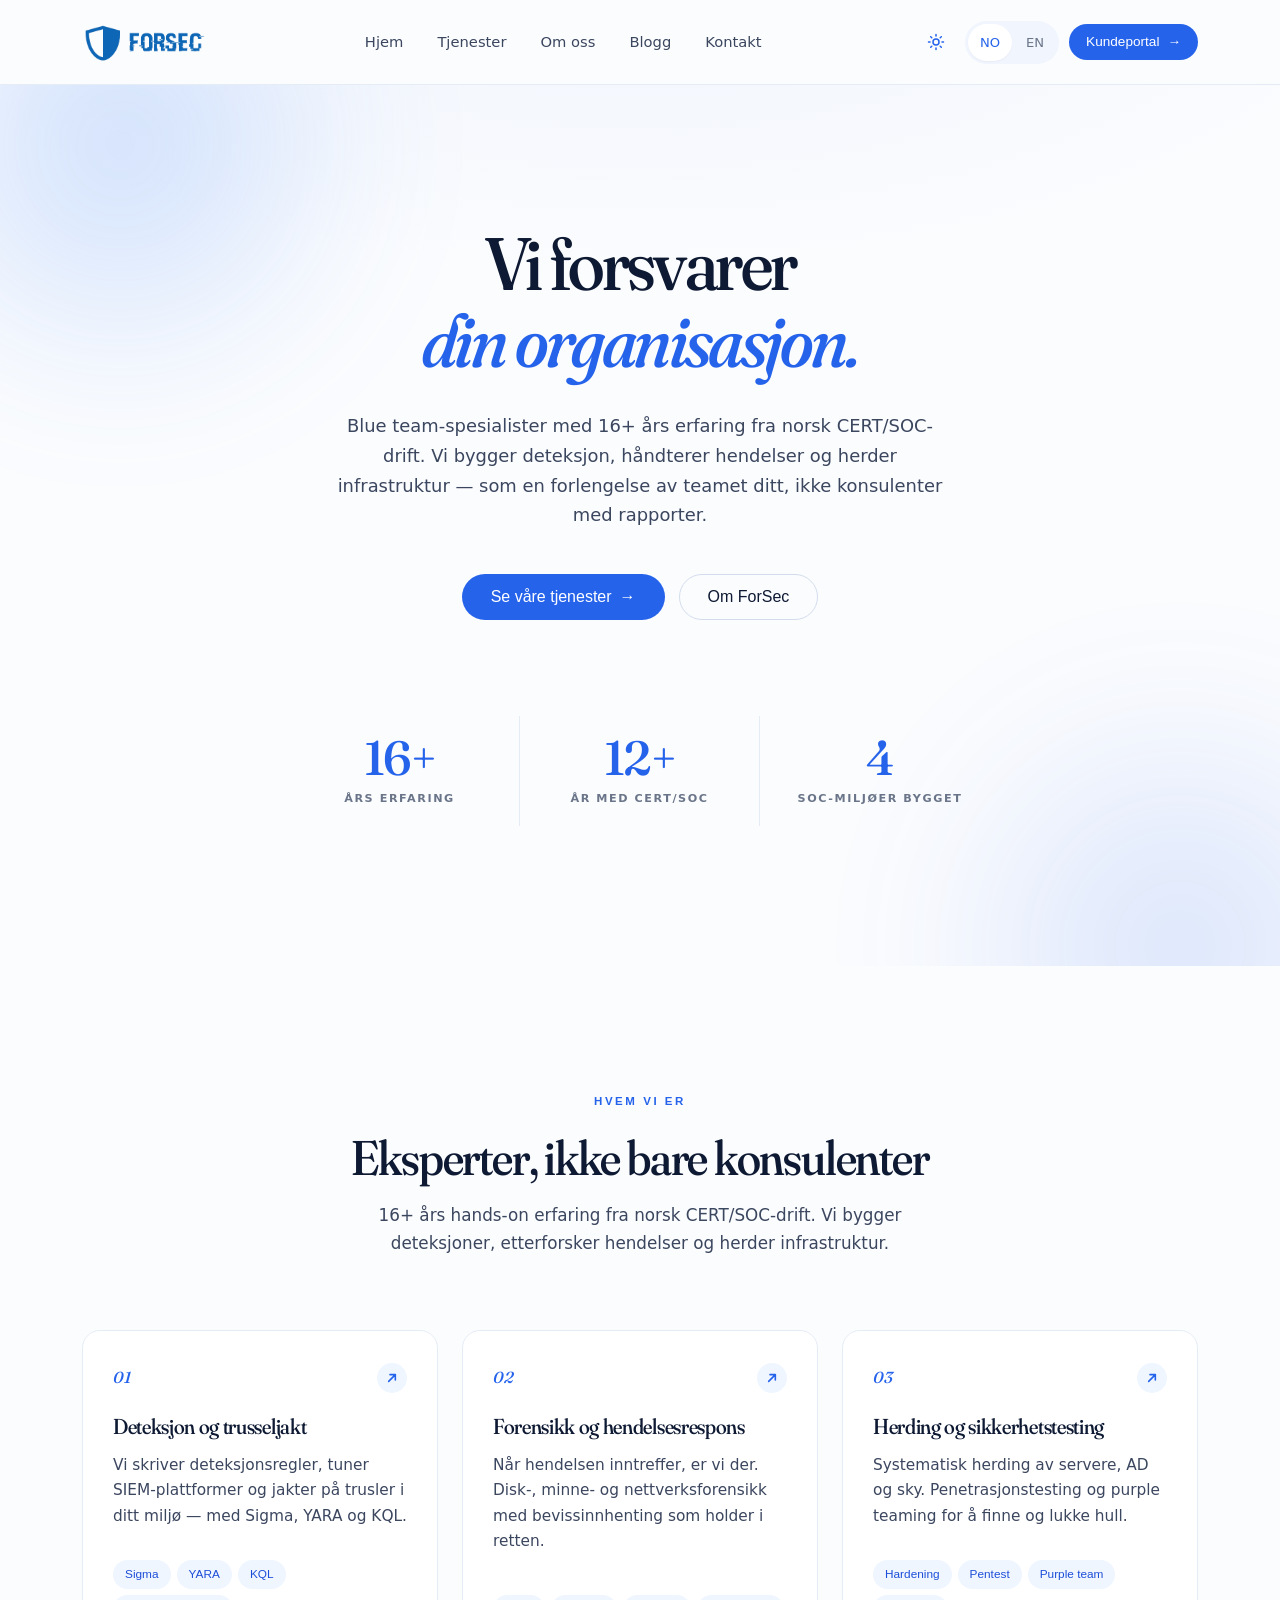
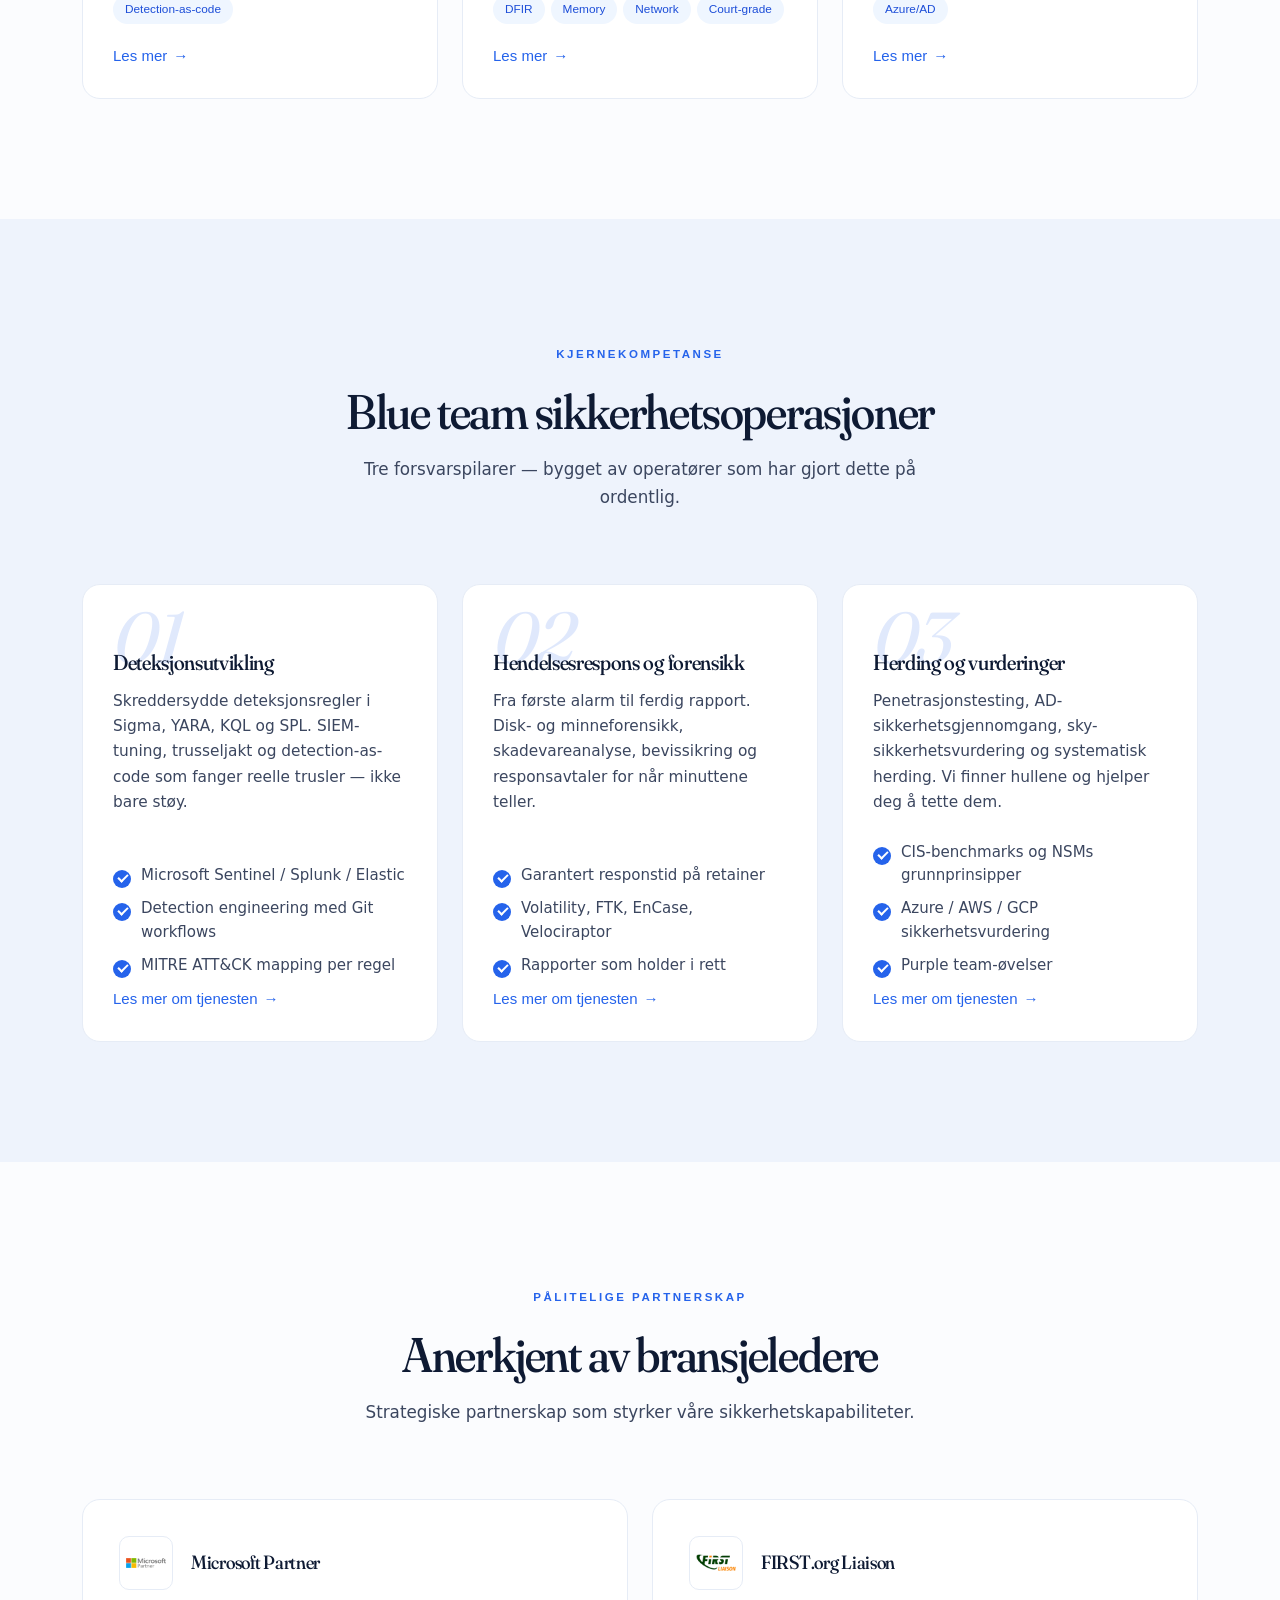
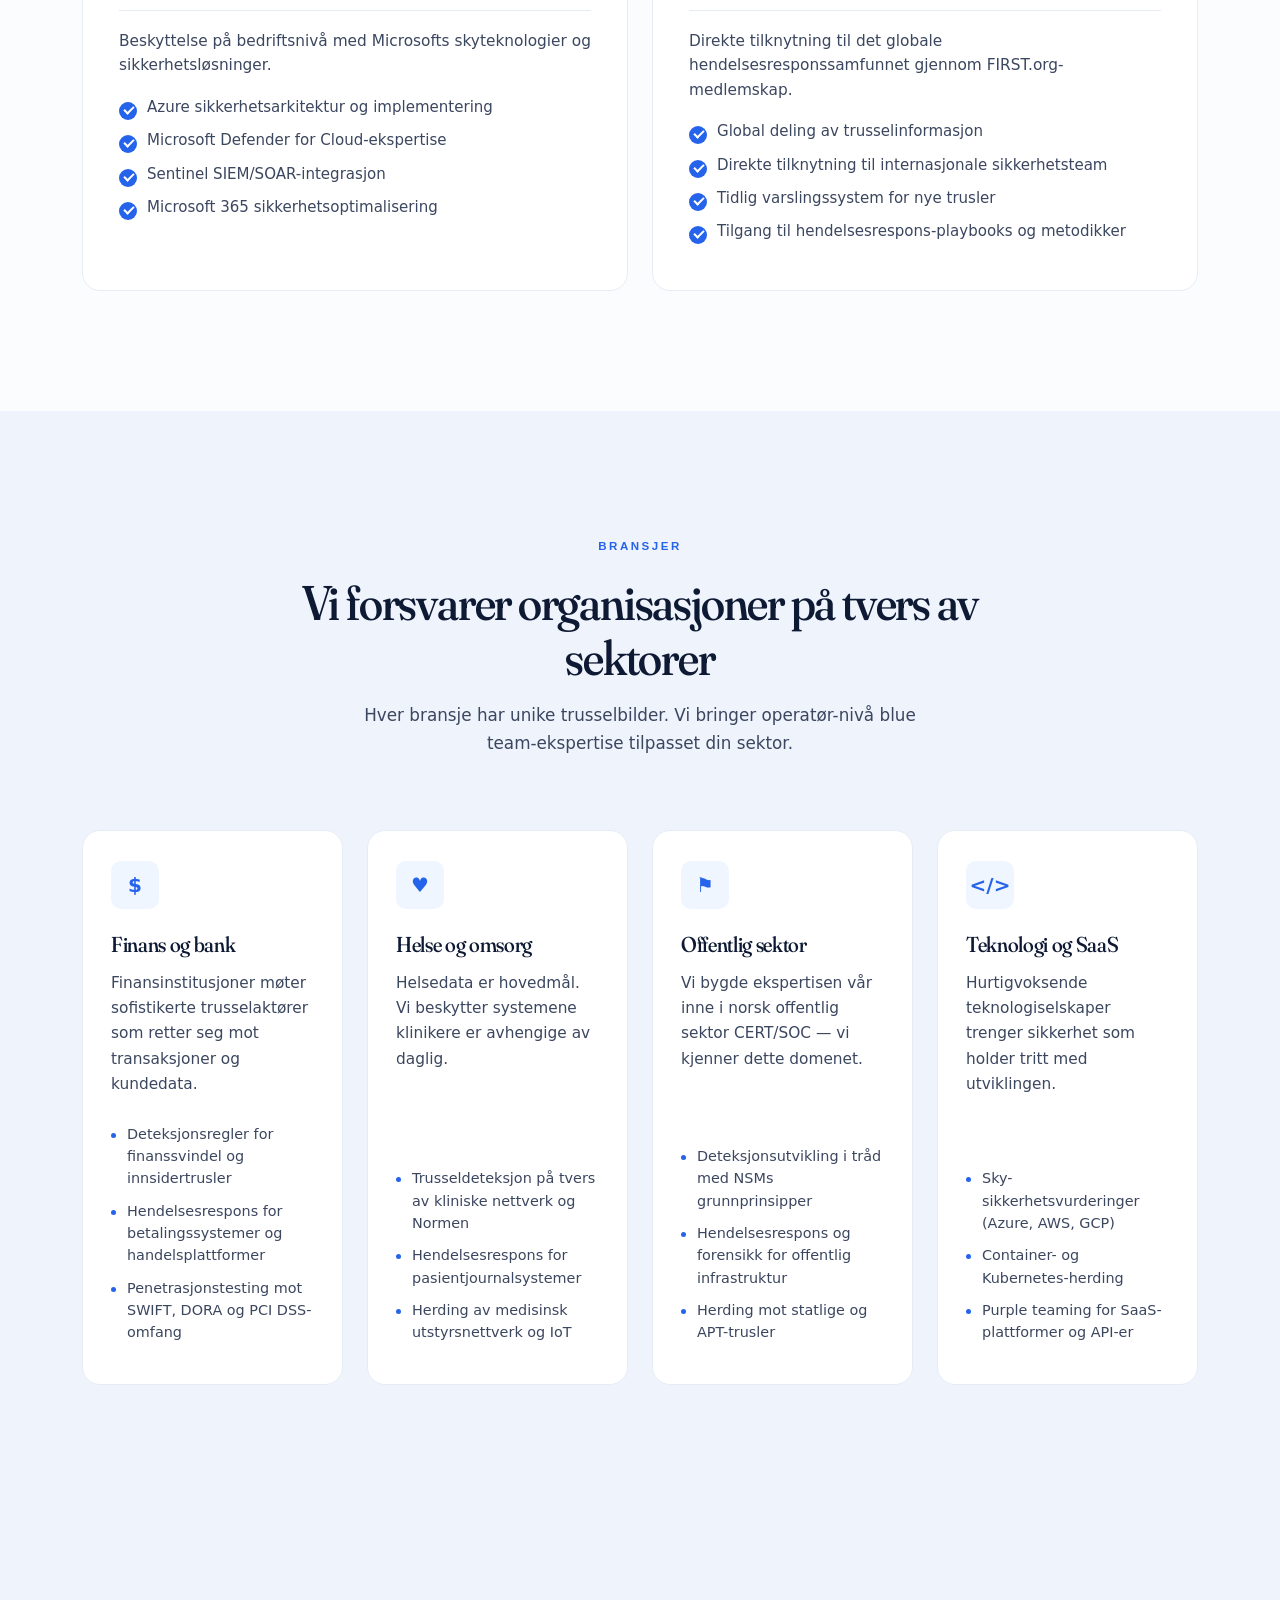
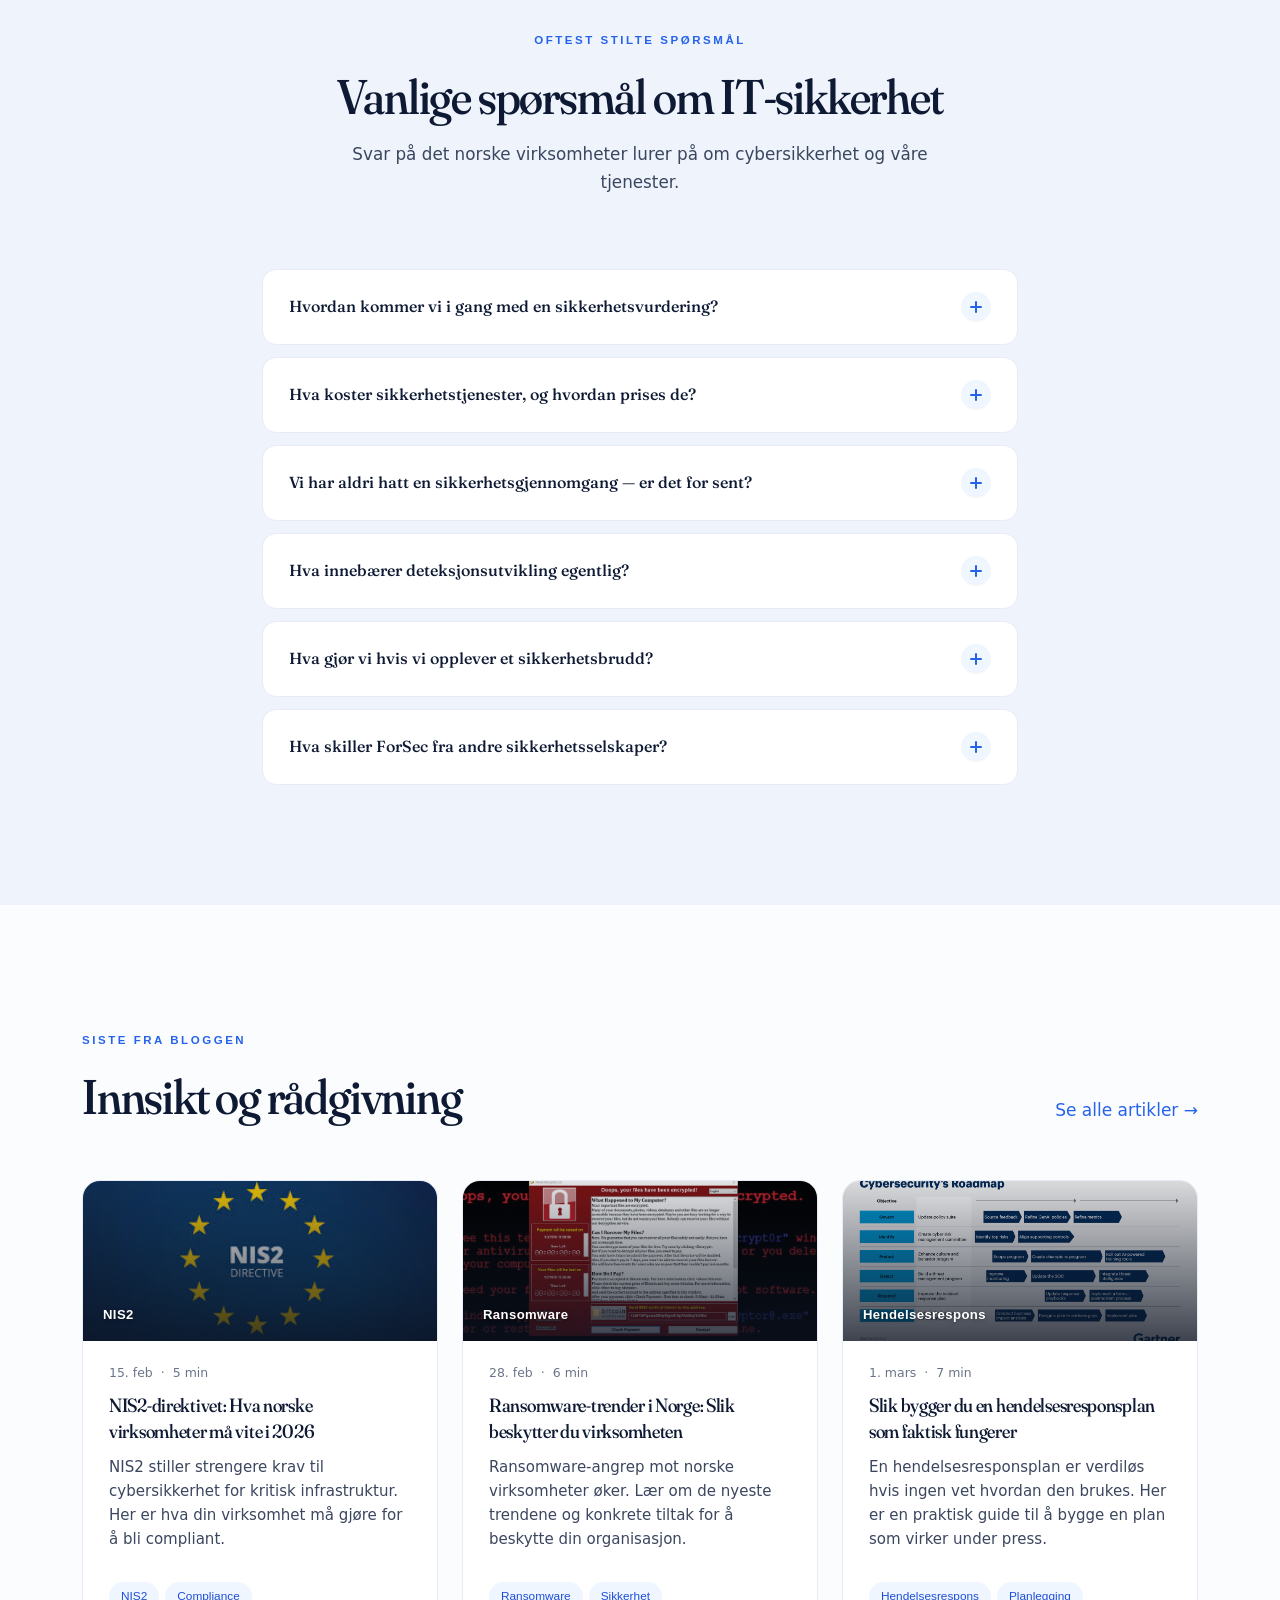
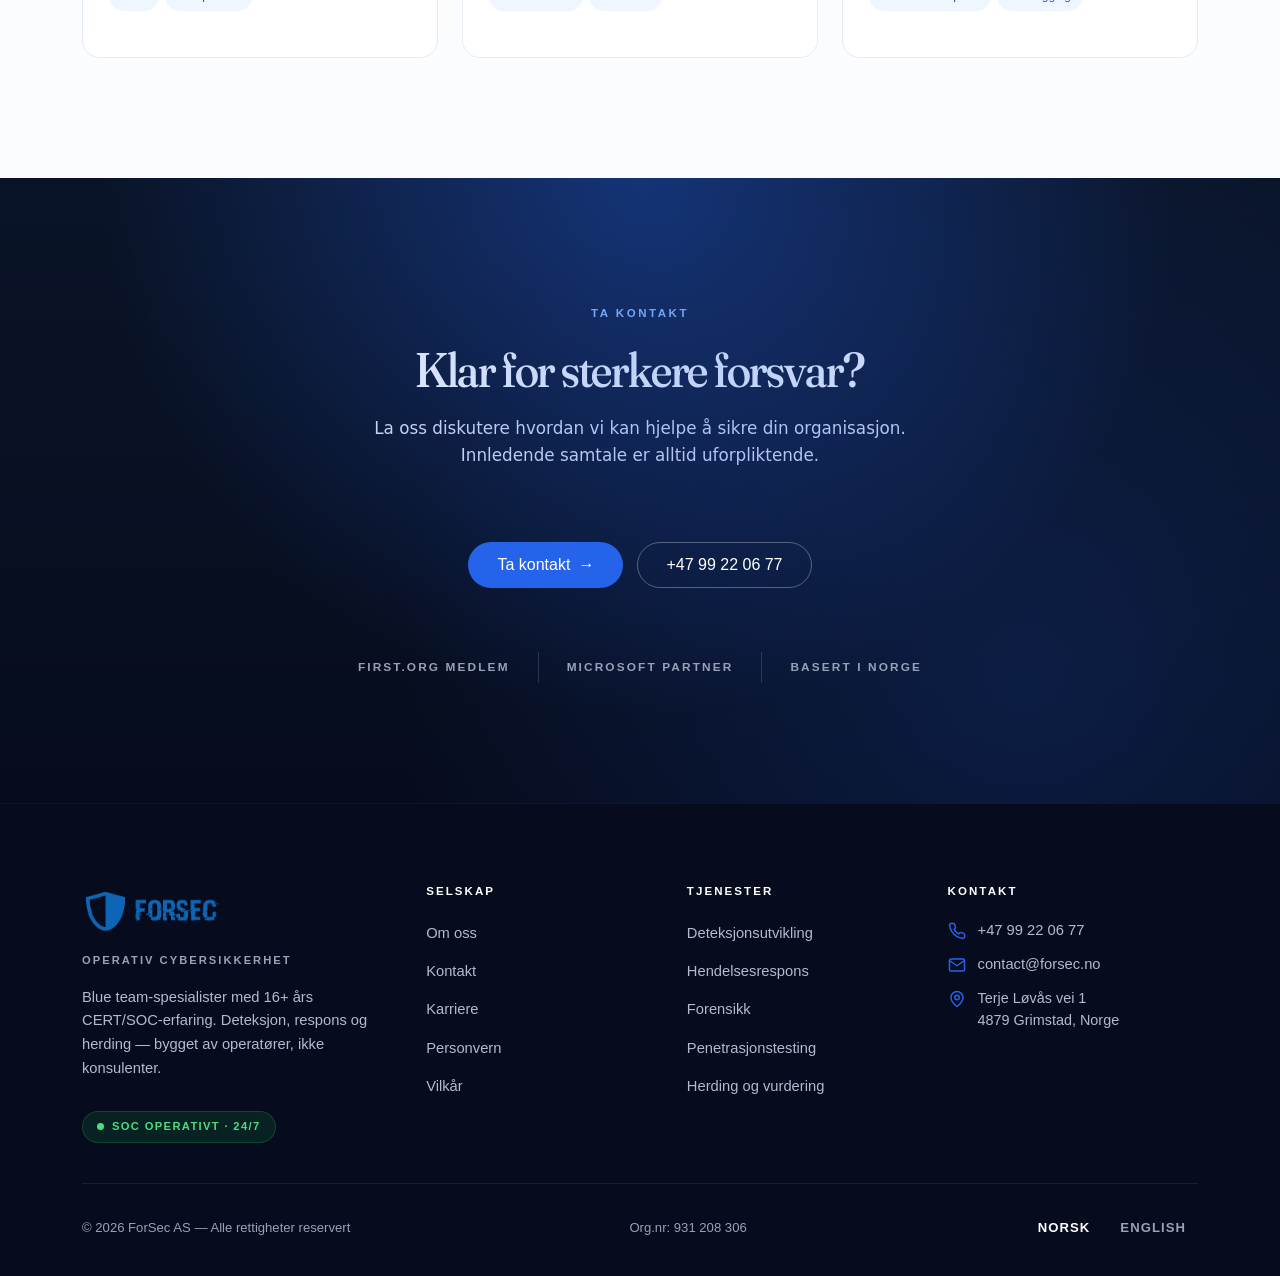
<file: index.html>
<!DOCTYPE html>
<html lang="nb" data-theme="light">
<head>
<meta charset="UTF-8" />
<meta name="viewport" content="width=device-width, initial-scale=1.0" />
<meta name="theme-color" content="#2563eb" />
<meta name="color-scheme" content="light dark" />
<meta name="robots" content="index, follow, max-image-preview:large" />
<meta name="author" content="ForSec AS" />
<meta name="keywords" content="cybersikkerhet, blue team, CERT, SOC, deteksjon, hendelsesrespons, forensikk, pentest, herding, Sigma, YARA, KQL, MITRE ATT&CK, Norge, Grimstad" />
<meta name="description" content="ForSec – Blue team-spesialister i Norge med 16+ års CERT/SOC-erfaring. Deteksjonsutvikling, hendelsesrespons, forensikk, penetrasjonstesting og herding." />

<title>ForSec – Operativ cybersikkerhet</title>

<link rel="canonical" href="https://forsec.no/" />
<link rel="alternate" hreflang="no" href="https://forsec.no/" />
<link rel="alternate" hreflang="en" href="https://forsec.no/?lang=en" />
<link rel="alternate" hreflang="x-default" href="https://forsec.no/" />

<meta property="og:type" content="website" />
<meta property="og:site_name" content="ForSec" />
<meta property="og:url" content="https://forsec.no/" />
<meta property="og:title" content="ForSec – Vi forsvarer dine systemer" />
<meta property="og:description" content="Blue team-spesialister med 16+ års CERT/SOC-erfaring." />
<meta property="og:image" content="https://forsec.no/forsec-logo.png" />
<meta name="twitter:card" content="summary_large_image" />

<link rel="icon" type="image/png" href="favicon.png" />
<link rel="apple-touch-icon" href="favicon.png" />
<link rel="preconnect" href="https://fonts.googleapis.com" />
<link rel="preconnect" href="https://fonts.gstatic.com" crossorigin />
<link href="https://fonts.googleapis.com/css2?family=Fraunces:opsz,wght@9..144,400;9..144,500;9..144,600family=Inter:wght@400;500;600;700;800&display=swapfamily=Inter:wght@400;500;600;700family=Inter:wght@400;500;600;700;800&display=swapdisplay=swap" rel="stylesheet" />
<link rel="stylesheet" href="styles.css?v=1779738824" />

<script type="application/ld+json">
{
  "@context": "https://schema.org",
  "@graph": [
    {"@type":"Organization","@id":"https://forsec.no/#org","name":"ForSec AS","url":"https://forsec.no/","logo":"https://forsec.no/forsec-logo.png","email":"contact@forsec.no","telephone":"+47 99 22 06 77","vatID":"NO931208306","address":{"@type":"PostalAddress","streetAddress":"Terje Løvås vei 1","postalCode":"4879","addressLocality":"Grimstad","addressCountry":"NO"}},
    {"@type":"ProfessionalService","name":"ForSec – Blue team cybersikkerhet","description":"Blue team-spesialister med 16+ års CERT/SOC-erfaring.","areaServed":"NO","telephone":"+47 99 22 06 77"}
  ]
}
</script>
</head>
<body>

<a class="skip-link" href="#main">Hopp til hovedinnhold</a>

<header class="site-header">
  <div class="container header-inner">
    <a class="brand" href="index.html" aria-label="ForSec hjem">
      <img class="brand-logo" src="forsec-logo.png" alt="ForSec" width="120" height="32" fetchpriority="high" />
    </a>
    <nav class="main-nav" aria-label="Hovedmeny" data-i18n-aria-label="aria.nav">
      <a href="index.html"     class="nav-link active" data-i18n="nav.home">Hjem</a>
      <a href="tjenester.html" class="nav-link" data-i18n="nav.services">Tjenester</a>
      <a href="om-oss.html"    class="nav-link" data-i18n="nav.about">Om oss</a>
      <a href="blogg.html"     class="nav-link" data-i18n="nav.blog">Blogg</a>
      <a href="kontakt.html"   class="nav-link" data-i18n="nav.contact">Kontakt</a>
    </nav>
    <div class="header-utils">
      <button class="theme-toggle" id="themeToggle" aria-label="Bytt tema" data-i18n-aria-label="aria.theme">
        <span class="icon-wrap">
          <svg class="icon icon-sun" viewBox="0 0 24 24" fill="none" stroke="currentColor" stroke-width="2" stroke-linecap="round" stroke-linejoin="round" aria-hidden="true"><circle cx="12" cy="12" r="4"/><path d="M12 2v2M12 20v2M4.93 4.93l1.41 1.41M17.66 17.66l1.41 1.41M2 12h2M20 12h2M4.93 19.07l1.41-1.41M17.66 6.34l1.41-1.41"/></svg>
          <svg class="icon icon-moon" viewBox="0 0 24 24" fill="currentColor" aria-hidden="true"><path d="M20 14.5A8 8 0 0 1 9.5 4a8 8 0 1 0 10.5 10.5Z"/></svg>
        </span>
      </button>
      <div class="lang-toggle" role="group" aria-label="Språk" data-i18n-aria-label="aria.lang">
        <button class="lang-btn active" data-lang="no">NO</button>
        <span class="lang-sep">/</span>
        <button class="lang-btn" data-lang="en">EN</button>
      </div>
      <button class="btn btn-primary btn-sm" type="button" data-action="login"><span data-i18n="nav.cta">Kundeportal</span> <span class="arrow" aria-hidden="true">→</span></button>
    </div>
  </div>
</header>

<main id="main">

<section class="hero" id="top" aria-labelledby="hero-title">
  <div class="container hero-inner">
    <h1 class="hero-title" id="hero-title">
      <span data-i18n="hero.title.prefix">Vi forsvarer</span><br/>
      <span class="grad rotator" id="heroRotator" aria-live="polite">dine systemer.</span>
    </h1>
    <p class="hero-lede" data-i18n="hero.lede">Blue team-spesialister med 16+ års erfaring fra norsk CERT/SOC-drift. Vi bygger deteksjon, håndterer hendelser og herder infrastruktur — som en forlengelse av teamet ditt, ikke konsulenter med rapporter.</p>
    <div class="hero-actions">
      <a class="btn btn-primary btn-lg" href="tjenester.html"><span data-i18n="hero.cta1">Se våre tjenester</span> <span class="arrow" aria-hidden="true">→</span></a>
      <a class="btn btn-ghost btn-lg" href="om-oss.html" data-i18n="hero.cta2">Om ForSec</a>
    </div>
    <ul class="hero-stats">
      <li><strong>16+</strong><span data-i18n="hero.stat1">Års erfaring</span></li>
      <li><strong>12+</strong><span data-i18n="hero.stat2">År med CERT/SOC</span></li>
      <li><strong>4</strong><span   data-i18n="hero.stat3">SOC-miljøer bygget</span></li>
    </ul>
  </div>
</section>

<section class="section" id="om" aria-labelledby="who-title">
  <div class="container">
    <div class="section-head">
      <span class="eyebrow" data-i18n="who.eyebrow">Hvem vi er</span>
      <h2 id="who-title" data-i18n="who.title">Eksperter, ikke bare konsulenter</h2>
      <p class="lede" data-i18n="who.lede">16+ års hands-on erfaring fra norsk CERT/SOC-drift. Vi bygger deteksjoner, etterforsker hendelser og herder infrastruktur.</p>
    </div>
    <div class="grid grid-3">
      <article class="card reveal">
        <div class="card-head"><span class="card-num">01</span><span class="card-arrow" aria-hidden="true"><svg width="16" height="16" viewBox="0 0 24 24" fill="none" stroke="currentColor" stroke-width="2.4" stroke-linecap="round" stroke-linejoin="round"><path d="M7 17 17 7M9 7h8v8"/></svg></span></div>
        <h3 data-i18n="who.c1.title">Deteksjon og trusseljakt</h3>
        <p data-i18n="who.c1.body">Vi skriver deteksjonsregler, tuner SIEM-plattformer og jakter på trusler i ditt miljø — med Sigma, YARA og KQL.</p>
        <ul class="chips"><li>Sigma</li><li>YARA</li><li>KQL</li><li data-i18n="who.c1.chip">Detection-as-code</li></ul>
        <a class="card-link" href="blogg.html"><span data-i18n="common.readmore">Les mer</span> <span class="arrow" aria-hidden="true">→</span></a>
      </article>
      <article class="card reveal">
        <div class="card-head"><span class="card-num">02</span><span class="card-arrow" aria-hidden="true"><svg width="16" height="16" viewBox="0 0 24 24" fill="none" stroke="currentColor" stroke-width="2.4" stroke-linecap="round" stroke-linejoin="round"><path d="M7 17 17 7M9 7h8v8"/></svg></span></div>
        <h3 data-i18n="who.c2.title">Forensikk og hendelsesrespons</h3>
        <p data-i18n="who.c2.body">Når hendelsen inntreffer, er vi der. Disk-, minne- og nettverksforensikk med bevissinnhenting som holder i retten.</p>
        <ul class="chips"><li>DFIR</li><li>Memory</li><li>Network</li><li data-i18n="who.c2.chip">Court-grade</li></ul>
        <a class="card-link" href="blogg.html"><span data-i18n="common.readmore">Les mer</span> <span class="arrow" aria-hidden="true">→</span></a>
      </article>
      <article class="card reveal">
        <div class="card-head"><span class="card-num">03</span><span class="card-arrow" aria-hidden="true"><svg width="16" height="16" viewBox="0 0 24 24" fill="none" stroke="currentColor" stroke-width="2.4" stroke-linecap="round" stroke-linejoin="round"><path d="M7 17 17 7M9 7h8v8"/></svg></span></div>
        <h3 data-i18n="who.c3.title">Herding og sikkerhetstesting</h3>
        <p data-i18n="who.c3.body">Systematisk herding av servere, AD og sky. Penetrasjonstesting og purple teaming for å finne og lukke hull.</p>
        <ul class="chips"><li data-i18n="who.c3.chip1">Hardening</li><li>Pentest</li><li data-i18n="who.c3.chip2">Purple team</li><li>Azure/AD</li></ul>
        <a class="card-link" href="blogg.html"><span data-i18n="common.readmore">Les mer</span> <span class="arrow" aria-hidden="true">→</span></a>
      </article>
    </div>
  </div>
</section>

<section class="section section-tint" id="tjenester" aria-labelledby="core-title">
  <div class="container">
    <div class="section-head">
      <span class="eyebrow" data-i18n="core.eyebrow">Kjernekompetanse</span>
      <h2 id="core-title" data-i18n="core.title">Blue team sikkerhetsoperasjoner</h2>
      <p class="lede" data-i18n="core.lede">Tre forsvarspilarer — bygget av operatører som har gjort dette på ordentlig.</p>
    </div>
    <div class="grid grid-3">
      <article class="card pillar reveal">
        <span class="card-num-big" aria-hidden="true">01</span>
        <h3 data-i18n="core.c1.title">Deteksjonsutvikling</h3>
        <p data-i18n="core.c1.body">Skreddersydde deteksjonsregler i Sigma, YARA, KQL og SPL. SIEM-tuning, trusseljakt og detection-as-code som fanger reelle trusler — ikke bare støy.</p>
        <ul class="check-list">
          <li data-i18n="core.c1.l1">Microsoft Sentinel / Splunk / Elastic</li>
          <li data-i18n="core.c1.l2">Detection engineering med Git workflows</li>
          <li data-i18n="core.c1.l3">MITRE ATT&amp;CK mapping per regel</li>
        </ul>
        <a class="card-link" href="tjenester.html"><span data-i18n="common.readmoreSvc">Les mer om tjenesten</span> <span class="arrow" aria-hidden="true">→</span></a>
      </article>
      <article class="card pillar reveal">
        <span class="card-num-big" aria-hidden="true">02</span>
        <h3 data-i18n="core.c2.title">Hendelsesrespons og forensikk</h3>
        <p data-i18n="core.c2.body">Fra første alarm til ferdig rapport. Disk- og minneforensikk, skadevareanalyse, bevissikring og responsavtaler for når minuttene teller.</p>
        <ul class="check-list">
          <li data-i18n="core.c2.l1">Garantert responstid på retainer</li>
          <li data-i18n="core.c2.l2">Volatility, FTK, EnCase, Velociraptor</li>
          <li data-i18n="core.c2.l3">Rapporter som holder i rett</li>
        </ul>
        <a class="card-link" href="tjenester.html"><span data-i18n="common.readmoreSvc">Les mer om tjenesten</span> <span class="arrow" aria-hidden="true">→</span></a>
      </article>
      <article class="card pillar reveal">
        <span class="card-num-big" aria-hidden="true">03</span>
        <h3 data-i18n="core.c3.title">Herding og vurderinger</h3>
        <p data-i18n="core.c3.body">Penetrasjonstesting, AD-sikkerhetsgjennomgang, sky-sikkerhetsvurdering og systematisk herding. Vi finner hullene og hjelper deg å tette dem.</p>
        <ul class="check-list">
          <li data-i18n="core.c3.l1">CIS-benchmarks og NSMs grunnprinsipper</li>
          <li data-i18n="core.c3.l2">Azure / AWS / GCP sikkerhetsvurdering</li>
          <li data-i18n="core.c3.l3">Purple team-øvelser</li>
        </ul>
        <a class="card-link" href="tjenester.html"><span data-i18n="common.readmoreSvc">Les mer om tjenesten</span> <span class="arrow" aria-hidden="true">→</span></a>
      </article>
    </div>
  </div>
</section>

<section class="section" aria-labelledby="partners-title">
  <div class="container">
    <div class="section-head">
      <span class="eyebrow" data-i18n="partners.eyebrow">Pålitelige partnerskap</span>
      <h2 id="partners-title" data-i18n="partners.title">Anerkjent av bransjeledere</h2>
      <p class="lede" data-i18n="partners.lede">Strategiske partnerskap som styrker våre sikkerhetskapabiliteter.</p>
    </div>
    <div class="grid grid-2">
      <article class="partner-card reveal">
        <header class="partner-head">
          <img class="partner-logo" src="microsoft-partner.webp" alt="Microsoft Partner" width="48" height="48" loading="lazy" />
          <h3 data-i18n="partners.p1.title">Microsoft Partner</h3>
        </header>
        <div class="partner-body">
          <p data-i18n="partners.p1.body">Beskyttelse på bedriftsnivå med Microsofts skyteknologier og sikkerhetsløsninger.</p>
          <ul class="check-list">
            <li data-i18n="partners.p1.l1">Azure sikkerhetsarkitektur og implementering</li>
            <li data-i18n="partners.p1.l2">Microsoft Defender for Cloud-ekspertise</li>
            <li data-i18n="partners.p1.l3">Sentinel SIEM/SOAR-integrasjon</li>
            <li data-i18n="partners.p1.l4">Microsoft 365 sikkerhetsoptimalisering</li>
          </ul>
        </div>
      </article>
      <article class="partner-card reveal">
        <header class="partner-head">
          <img class="partner-logo" src="first-org.webp" alt="FIRST.org Liaison" width="48" height="48" loading="lazy" />
          <h3 data-i18n="partners.p2.title">FIRST.org Liaison</h3>
        </header>
        <div class="partner-body">
          <p data-i18n="partners.p2.body">Direkte tilknytning til det globale hendelsesresponssamfunnet gjennom FIRST.org-medlemskap.</p>
          <ul class="check-list">
            <li data-i18n="partners.p2.l1">Global deling av trusselinformasjon</li>
            <li data-i18n="partners.p2.l2">Direkte tilknytning til internasjonale sikkerhetsteam</li>
            <li data-i18n="partners.p2.l3">Tidlig varslingssystem for nye trusler</li>
            <li data-i18n="partners.p2.l4">Tilgang til hendelsesrespons-playbooks og metodikker</li>
          </ul>
        </div>
      </article>
    </div>
  </div>
</section>

<section class="section section-tint" aria-labelledby="ind-title">
  <div class="container">
    <div class="section-head">
      <span class="eyebrow" data-i18n="ind.eyebrow">Bransjer</span>
      <h2 id="ind-title" data-i18n="ind.title">Vi forsvarer organisasjoner på tvers av sektorer</h2>
      <p class="lede" data-i18n="ind.lede">Hver bransje har unike trusselbilder. Vi bringer operatør-nivå blue team-ekspertise tilpasset din sektor.</p>
    </div>
    <div class="grid grid-4">
      <article class="card industry-card reveal">
        <div class="industry-icon" aria-hidden="true">$</div>
        <h3 data-i18n="ind.i1.title">Finans og bank</h3>
        <p data-i18n="ind.i1.body">Finansinstitusjoner møter sofistikerte trusselaktører som retter seg mot transaksjoner og kundedata.</p>
        <ul>
          <li data-i18n="ind.i1.l1">Deteksjonsregler for finanssvindel og innsidertrusler</li>
          <li data-i18n="ind.i1.l2">Hendelsesrespons for betalingssystemer og handelsplattformer</li>
          <li data-i18n="ind.i1.l3">Penetrasjonstesting mot SWIFT, DORA og PCI DSS-omfang</li>
        </ul>
      </article>
      <article class="card industry-card reveal">
        <div class="industry-icon" aria-hidden="true">♥</div>
        <h3 data-i18n="ind.i2.title">Helse og omsorg</h3>
        <p data-i18n="ind.i2.body">Helsedata er hovedmål. Vi beskytter systemene klinikere er avhengige av daglig.</p>
        <ul>
          <li data-i18n="ind.i2.l1">Trusseldeteksjon på tvers av kliniske nettverk og Normen</li>
          <li data-i18n="ind.i2.l2">Hendelsesrespons for pasientjournalsystemer</li>
          <li data-i18n="ind.i2.l3">Herding av medisinsk utstyrsnettverk og IoT</li>
        </ul>
      </article>
      <article class="card industry-card reveal">
        <div class="industry-icon" aria-hidden="true">⚑</div>
        <h3 data-i18n="ind.i3.title">Offentlig sektor</h3>
        <p data-i18n="ind.i3.body">Vi bygde ekspertisen vår inne i norsk offentlig sektor CERT/SOC — vi kjenner dette domenet.</p>
        <ul>
          <li data-i18n="ind.i3.l1">Deteksjonsutvikling i tråd med NSMs grunnprinsipper</li>
          <li data-i18n="ind.i3.l2">Hendelsesrespons og forensikk for offentlig infrastruktur</li>
          <li data-i18n="ind.i3.l3">Herding mot statlige og APT-trusler</li>
        </ul>
      </article>
      <article class="card industry-card reveal">
        <div class="industry-icon" aria-hidden="true">&lt;/&gt;</div>
        <h3 data-i18n="ind.i4.title">Teknologi og SaaS</h3>
        <p data-i18n="ind.i4.body">Hurtigvoksende teknologiselskaper trenger sikkerhet som holder tritt med utviklingen.</p>
        <ul>
          <li data-i18n="ind.i4.l1">Sky-sikkerhetsvurderinger (Azure, AWS, GCP)</li>
          <li data-i18n="ind.i4.l2">Container- og Kubernetes-herding</li>
          <li data-i18n="ind.i4.l3">Purple teaming for SaaS-plattformer og API-er</li>
        </ul>
      </article>
    </div>
  </div>
</section>

<section class="section section-tint" aria-labelledby="faq-title">
  <div class="container container-narrow">
    <div class="section-head">
      <span class="eyebrow" data-i18n="faq.eyebrow">Oftest stilte spørsmål</span>
      <h2 id="faq-title" data-i18n="faq.title">Vanlige spørsmål om IT-sikkerhet</h2>
      <p class="lede" data-i18n="faq.lede">Svar på det norske virksomheter lurer på om cybersikkerhet og våre tjenester.</p>
    </div>
    <div class="faq">
      <details class="faq-item reveal"><summary><span class="faq-q" data-i18n="faq.q1">Hvordan kommer vi i gang med en sikkerhetsvurdering?</span><span class="faq-toggle" aria-hidden="true"></span></summary><div class="faq-body" data-i18n="faq.a1">Vi starter med en kort kartleggingssamtale, definerer scope og leverer en gjennomgang av nåværende sikkerhetstilstand med konkrete tiltak.</div></details>
      <details class="faq-item reveal"><summary><span class="faq-q" data-i18n="faq.q2">Hva koster sikkerhetstjenester, og hvordan prises de?</span><span class="faq-toggle" aria-hidden="true"></span></summary><div class="faq-body" data-i18n="faq.a2">Engangsvurderinger fra 45 000 kr, retainer fra 25 000 kr/mnd. Endelig pris avhenger av miljø og scope.</div></details>
      <details class="faq-item reveal"><summary><span class="faq-q" data-i18n="faq.q3">Vi har aldri hatt en sikkerhetsgjennomgang — er det for sent?</span><span class="faq-toggle" aria-hidden="true"></span></summary><div class="faq-body" data-i18n="faq.a3">Nei. Vi har hjulpet virksomheter i alle modenhetsnivåer. Det viktigste er å starte med en realistisk basislinje.</div></details>
      <details class="faq-item reveal"><summary><span class="faq-q" data-i18n="faq.q4">Hva innebærer deteksjonsutvikling egentlig?</span><span class="faq-toggle" aria-hidden="true"></span></summary><div class="faq-body" data-i18n="faq.a4">Skreddersydde regler i Sigma/YARA/KQL/SPL, MITRE ATT&amp;CK-mapping og kontinuerlig tuning for å redusere falske positiver.</div></details>
      <details class="faq-item reveal"><summary><span class="faq-q" data-i18n="faq.q5">Hva gjør vi hvis vi opplever et sikkerhetsbrudd?</span><span class="faq-toggle" aria-hidden="true"></span></summary><div class="faq-body" data-i18n="faq.a5">Kontakt vakttelefonen. Vi starter triage, isolerer, samler bevis og koordinerer hendelsen til normalisering.</div></details>
      <details class="faq-item reveal"><summary><span class="faq-q" data-i18n="faq.q6">Hva skiller ForSec fra andre sikkerhetsselskaper?</span><span class="faq-toggle" aria-hidden="true"></span></summary><div class="faq-body" data-i18n="faq.a6">Operatører, ikke konsulenter. 16+ års CERT/SOC-erfaring og leveranser som faktisk integreres i ditt team.</div></details>
    </div>
  </div>
</section>

<section class="section" id="blogg" aria-labelledby="blog-title">
  <div class="container">
    <div class="section-head row">
      <div>
        <span class="eyebrow" data-i18n="blog.eyebrow">Siste fra bloggen</span>
        <h2 id="blog-title" data-i18n="blog.title">Innsikt og rådgivning</h2>
      </div>
      <a class="link" href="blogg.html" data-i18n="blog.all">Se alle artikler →</a>
    </div>
    <div class="grid grid-3">
      <article class="blog-card reveal">
        <div class="blog-cover cover-nis2"><span class="tag">NIS2</span></div>
        <div class="blog-body">
          <div class="blog-meta"><span data-i18n="blog.b1.date">15. feb</span><span>·</span><span data-i18n="blog.b1.read">5 min</span></div>
          <h3 data-i18n="blog.b1.title">NIS2-direktivet: Hva norske virksomheter må vite i 2026</h3>
          <p data-i18n="blog.b1.body">NIS2 stiller strengere krav til cybersikkerhet for kritisk infrastruktur. Her er hva din virksomhet må gjøre for å bli compliant.</p>
          <ul class="chips"><li>NIS2</li><li>Compliance</li></ul>
        </div>
      </article>
      <article class="blog-card reveal">
        <div class="blog-cover cover-ransom"><span class="tag">Ransomware</span></div>
        <div class="blog-body">
          <div class="blog-meta"><span data-i18n="blog.b2.date">28. feb</span><span>·</span><span data-i18n="blog.b2.read">6 min</span></div>
          <h3 data-i18n="blog.b2.title">Ransomware-trender i Norge: Slik beskytter du virksomheten</h3>
          <p data-i18n="blog.b2.body">Ransomware-angrep mot norske virksomheter øker. Lær om de nyeste trendene og konkrete tiltak for å beskytte din organisasjon.</p>
          <ul class="chips"><li>Ransomware</li><li data-i18n="blog.b2.tag">Sikkerhet</li></ul>
        </div>
      </article>
      <article class="blog-card reveal">
        <div class="blog-cover cover-incident"><span class="tag" data-i18n="blog.b3.tag">Hendelsesrespons</span></div>
        <div class="blog-body">
          <div class="blog-meta"><span data-i18n="blog.b3.date">1. mars</span><span>·</span><span data-i18n="blog.b3.read">7 min</span></div>
          <h3 data-i18n="blog.b3.title">Slik bygger du en hendelsesresponsplan som faktisk fungerer</h3>
          <p data-i18n="blog.b3.body">En hendelsesresponsplan er verdiløs hvis ingen vet hvordan den brukes. Her er en praktisk guide til å bygge en plan som virker under press.</p>
          <ul class="chips"><li data-i18n="blog.b3.chip1">Hendelsesrespons</li><li data-i18n="blog.b3.chip2">Planlegging</li></ul>
        </div>
      </article>
    </div>
  </div>
</section>

<section class="cta-section" id="kontakt" aria-labelledby="cta-title">
  <div class="container">
    <div class="section-head">
      <span class="eyebrow light" data-i18n="cta.eyebrow">Ta kontakt</span>
      <h2 id="cta-title" class="light" data-i18n="cta.title">Klar for sterkere forsvar?</h2>
      <p class="lede light" data-i18n="cta.lede">La oss diskutere hvordan vi kan hjelpe å sikre din organisasjon. Innledende samtale er alltid uforpliktende.</p>
    </div>
    <div class="cta-actions">
      <a class="btn btn-primary btn-lg" href="kontakt.html"><span data-i18n="cta.btn1">Ta kontakt</span> <span class="arrow" aria-hidden="true">→</span></a>
      <a class="btn btn-outline-light btn-lg" href="tel:+4799220677" aria-label="Ring +47 99 22 06 77">+47 99 22 06 77</a>
    </div>
    <ul class="trust-row">
      <li data-i18n="cta.t1">FIRST.org medlem</li>
      <li data-i18n="cta.t2">Microsoft partner</li>
      <li data-i18n="cta.t3">Basert i Norge</li>
    </ul>
  </div>
</section>

</main>

<footer class="site-footer">
  <div class="container">
    <div class="footer-grid">
      <div class="footer-brand">
        <a class="brand" href="index.html"><img class="brand-logo" src="forsec-logo.png" alt="ForSec" width="120" height="32" /></a>
        <span class="footer-tag" data-i18n="footer.tag">Operativ cybersikkerhet</span>
        <p data-i18n="footer.body">Blue team-spesialister med 16+ års CERT/SOC-erfaring. Deteksjon, respons og herding — bygget av operatører, ikke konsulenter.</p>
        <div class="status-pill"><span class="dot" aria-hidden="true"></span><span data-i18n="footer.status">SOC operativt · 24/7</span></div>
      </div>
      <div class="footer-col">
        <h4 data-i18n="footer.h1">Selskap</h4>
        <ul>
          <li><a href="om-oss.html" data-i18n="footer.about">Om oss</a></li>
          <li><a href="kontakt.html" data-i18n="footer.contact">Kontakt</a></li>
          <li><a href="kontakt.html" data-i18n="footer.career">Karriere</a></li>
          <li><a href="#" data-i18n="footer.privacy">Personvern</a></li>
          <li><a href="#" data-i18n="footer.terms">Vilkår</a></li>
        </ul>
      </div>
      <div class="footer-col">
        <h4 data-i18n="footer.h2">Tjenester</h4>
        <ul>
          <li><a href="tjenester.html" data-i18n="footer.s1">Deteksjonsutvikling</a></li>
          <li><a href="tjenester.html" data-i18n="footer.s2">Hendelsesrespons</a></li>
          <li><a href="tjenester.html" data-i18n="footer.s3">Forensikk</a></li>
          <li><a href="tjenester.html" data-i18n="footer.s4">Penetrasjonstesting</a></li>
          <li><a href="tjenester.html" data-i18n="footer.s5">Herding og vurdering</a></li>
        </ul>
      </div>
      <div class="footer-col">
        <h4 data-i18n="footer.h3">Kontakt</h4>
        <ul class="contact-list">
          <li><span class="ci" aria-hidden="true"><svg viewBox="0 0 24 24" fill="none" stroke="currentColor" stroke-width="2" stroke-linecap="round" stroke-linejoin="round"><path d="M22 16.92v3a2 2 0 0 1-2.18 2 19.79 19.79 0 0 1-8.63-3.07 19.5 19.5 0 0 1-6-6 19.79 19.79 0 0 1-3.07-8.67A2 2 0 0 1 4.11 2h3a2 2 0 0 1 2 1.72 12.84 12.84 0 0 0 .7 2.81 2 2 0 0 1-.45 2.11L8.09 9.91a16 16 0 0 0 6 6l1.27-1.27a2 2 0 0 1 2.11-.45 12.84 12.84 0 0 0 2.81.7A2 2 0 0 1 22 16.92z"/></svg></span><a href="tel:+4799220677">+47 99 22 06 77</a></li>
          <li><span class="ci" aria-hidden="true"><svg viewBox="0 0 24 24" width="18" height="14" fill="none" stroke="currentColor" stroke-width="2" stroke-linecap="round" stroke-linejoin="round"><rect x="2" y="4" width="20" height="16" rx="2"/><path d="m2 6 10 7L22 6"/></svg></span><a href="mailto:contact@forsec.no">contact@forsec.no</a></li>
          <li><span class="ci" aria-hidden="true"><svg viewBox="0 0 24 24" fill="none" stroke="currentColor" stroke-width="2" stroke-linecap="round" stroke-linejoin="round"><path d="M20 10c0 6-8 12-8 12s-8-6-8-12a8 8 0 0 1 16 0z"/><circle cx="12" cy="10" r="3"/></svg></span><span data-i18n="footer.addr">Terje Løvås vei 1<br/>4879 Grimstad, Norge</span></li>
        </ul>
      </div>
    </div>
    <div class="footer-bottom">
      <span data-i18n="footer.copy">© 2026 ForSec AS — Alle rettigheter reservert</span>
      <span data-i18n="footer.orgnr">Org.nr: 931 208 306</span>
      <div class="footer-lang">
        <button class="lang-btn active" data-lang="no" data-i18n="footer.lang.no">NORSK</button>
        <button class="lang-btn" data-lang="en" data-i18n="footer.lang.en">ENGLISH</button>
      </div>
    </div>
  </div>
</footer>

<script src="script.js?v=1779738824"></script>
</body>
</html>
</file>
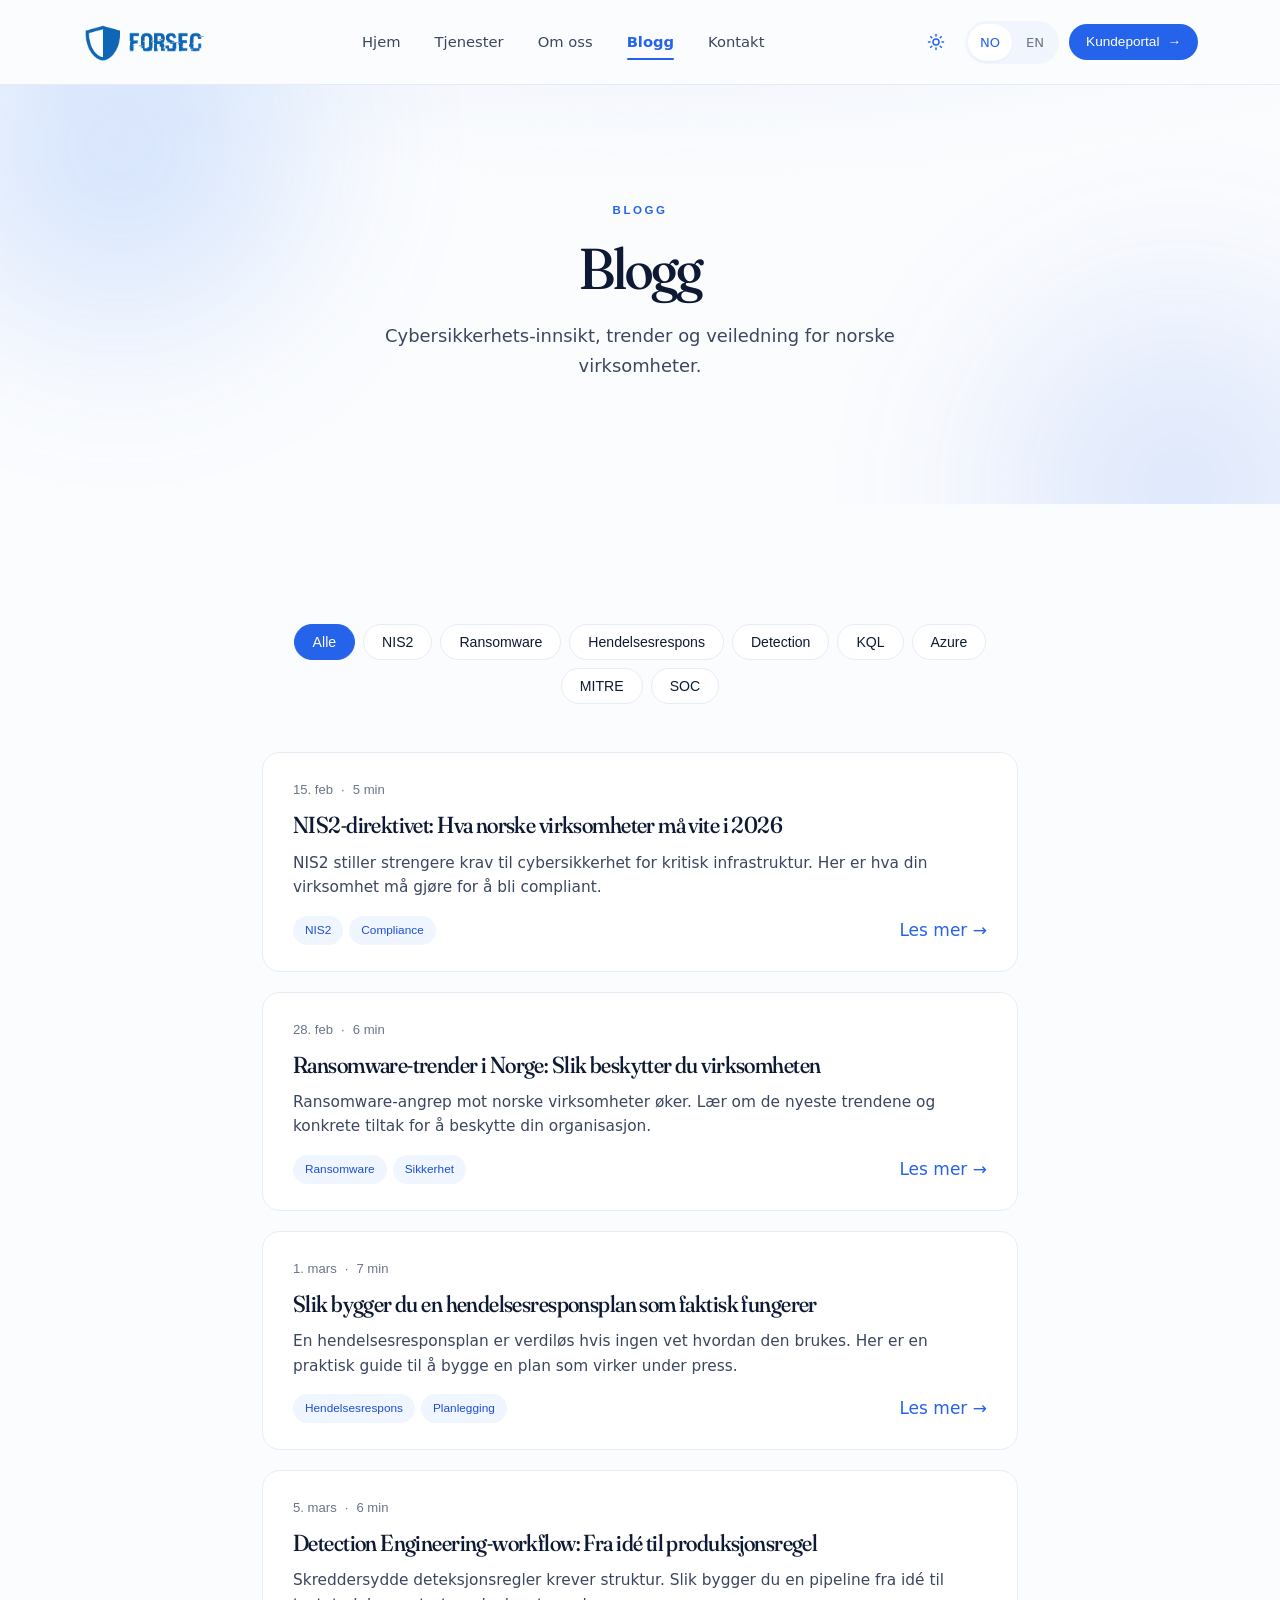
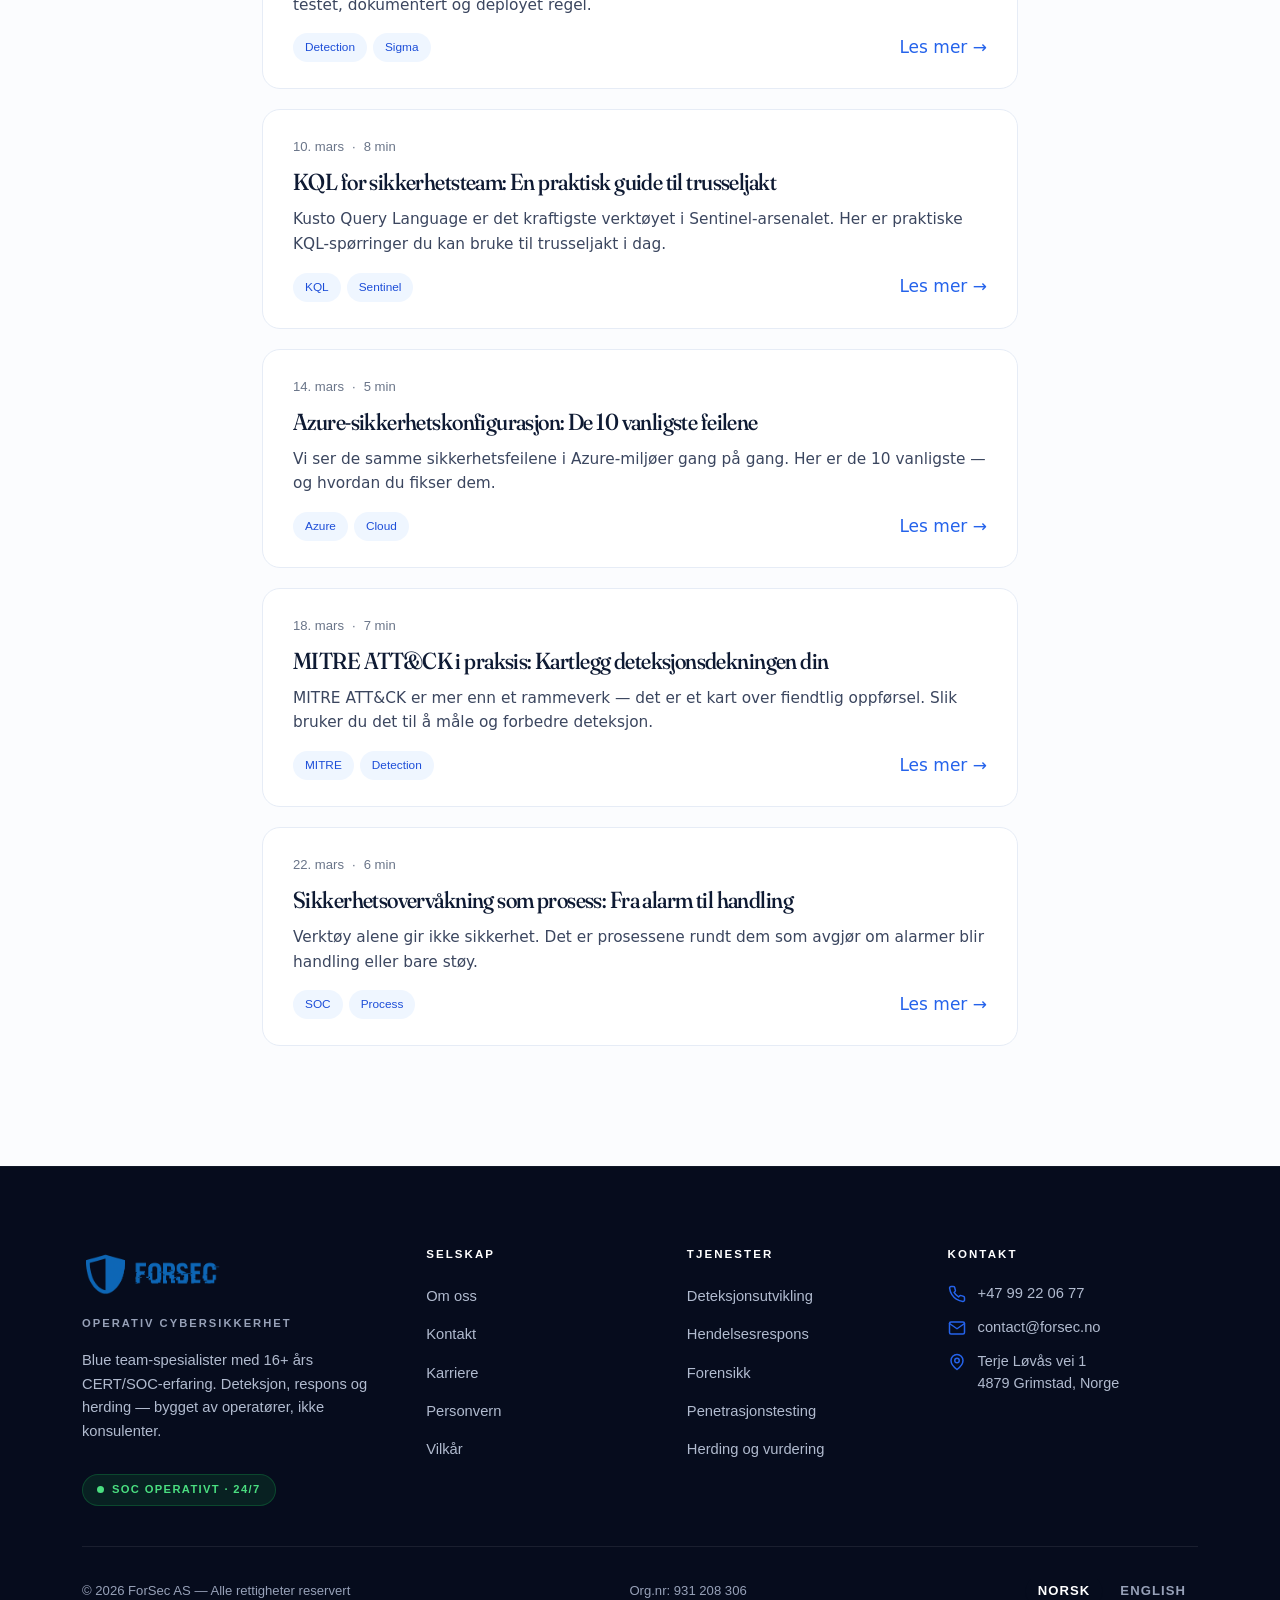
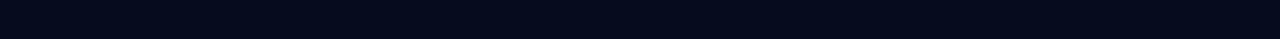
<file: blogg.html>
<!DOCTYPE html>
<html lang="nb" data-theme="light">
<head>
<meta charset="UTF-8" />
<meta name="viewport" content="width=device-width, initial-scale=1.0" />
<meta name="theme-color" content="#2563eb" />
<meta name="color-scheme" content="light dark" />
<meta name="description" content="ForSec blogg — cybersikkerhets-innsikt, trender og veiledning for norske virksomheter." />
<title>Blogg – ForSec</title>
<link rel="canonical" href="https://forsec.no/blogg.html" />
<link rel="icon" type="image/png" href="favicon.png" />
<link rel="preconnect" href="https://fonts.googleapis.com" />
<link rel="preconnect" href="https://fonts.gstatic.com" crossorigin />
<link href="https://fonts.googleapis.com/css2?family=Fraunces:opsz,wght@9..144,400;9..144,500;9..144,600family=Inter:wght@400;500;600;700;800&display=swapfamily=Inter:wght@400;500;600;700family=Inter:wght@400;500;600;700;800&display=swapdisplay=swap" rel="stylesheet" />
<link rel="stylesheet" href="styles.css?v=1779738824" />
</head>
<body>
<a class="skip-link" href="#main">Hopp til hovedinnhold</a>
<header class="site-header">
  <div class="container header-inner">
    <a class="brand" href="index.html" aria-label="ForSec hjem"><img class="brand-logo" src="forsec-logo.png" alt="ForSec" width="120" height="32" /></a>
    <nav class="main-nav" aria-label="Hovedmeny" data-i18n-aria-label="aria.nav">
      <a href="index.html"     class="nav-link" data-i18n="nav.home">Hjem</a>
      <a href="tjenester.html" class="nav-link" data-i18n="nav.services">Tjenester</a>
      <a href="om-oss.html"    class="nav-link" data-i18n="nav.about">Om oss</a>
      <a href="blogg.html"     class="nav-link active" data-i18n="nav.blog">Blogg</a>
      <a href="kontakt.html"   class="nav-link" data-i18n="nav.contact">Kontakt</a>
    </nav>
    <div class="header-utils">
      <button class="theme-toggle" id="themeToggle" aria-label="Bytt tema" data-i18n-aria-label="aria.theme"><span class="icon-wrap"><svg class="icon icon-sun" viewBox="0 0 24 24" fill="none" stroke="currentColor" stroke-width="2" stroke-linecap="round" stroke-linejoin="round" aria-hidden="true"><circle cx="12" cy="12" r="4"/><path d="M12 2v2M12 20v2M4.93 4.93l1.41 1.41M17.66 17.66l1.41 1.41M2 12h2M20 12h2M4.93 19.07l1.41-1.41M17.66 6.34l1.41-1.41"/></svg><svg class="icon icon-moon" viewBox="0 0 24 24" fill="currentColor" aria-hidden="true"><path d="M20 14.5A8 8 0 0 1 9.5 4a8 8 0 1 0 10.5 10.5Z"/></svg></span></button>
      <div class="lang-toggle" role="group" aria-label="Språk" data-i18n-aria-label="aria.lang"><button class="lang-btn active" data-lang="no">NO</button><span class="lang-sep">/</span><button class="lang-btn" data-lang="en">EN</button></div>
      <button class="btn btn-primary btn-sm" type="button" data-action="login"><span data-i18n="nav.cta">Kundeportal</span> <span class="arrow" aria-hidden="true">→</span></button>
    </div>
  </div>
</header>

<main id="main">

<section class="hero hero-sub" aria-labelledby="bl-hero">
  <div class="container hero-inner">
    <span class="eyebrow" data-i18n="bl.eyebrow">Blogg</span>
    <h1 class="hero-title" id="bl-hero" data-i18n="bl.title">Blogg</h1>
    <p class="hero-lede" data-i18n="bl.lede">Cybersikkerhets-innsikt, trender og veiledning for norske virksomheter.</p>
  </div>
</section>

<section class="section">
  <div class="container container-narrow">
    <div class="blog-filter is-collapsed" id="blogFilter">
      <button class="filter-chip active" data-filter="all" data-i18n="bl.all">Alle</button>
      <button class="filter-chip" data-filter="nis2">NIS2</button>
      <button class="filter-chip" data-filter="ransomware">Ransomware</button>
      <button class="filter-chip" data-filter="ir">Hendelsesrespons</button>
      <button class="filter-chip" data-filter="detection">Detection</button>
      <button class="filter-chip" data-filter="kql">KQL</button>
      <button class="filter-chip" data-filter="azure">Azure</button>
      <button class="filter-chip" data-filter="mitre">MITRE</button>
      <button class="filter-chip" data-filter="soc">SOC</button>
    </div>

    <div class="blog-list">
      <article class="post-card reveal" data-tags="nis2 compliance">
        <div class="post-meta"><span data-i18n="blog.b1.date">15. feb</span><span>·</span><span data-i18n="blog.b1.read">5 min</span></div>
        <h2><a href="#" data-i18n="bl.a1.title">NIS2-direktivet: Hva norske virksomheter må vite i 2026</a></h2>
        <p data-i18n="bl.a1.body">NIS2 stiller strengere krav til cybersikkerhet for kritisk infrastruktur. Her er hva din virksomhet må gjøre for å bli compliant.</p>
        <div class="post-foot"><ul class="chips"><li>NIS2</li><li>Compliance</li></ul><a class="link" href="#" aria-label="Les hele artikkelen">Les mer →</a></div>
      </article>
      <article class="post-card reveal" data-tags="ransomware">
        <div class="post-meta"><span data-i18n="blog.b2.date">28. feb</span><span>·</span><span data-i18n="blog.b2.read">6 min</span></div>
        <h2><a href="#" data-i18n="bl.a2.title">Ransomware-trender i Norge: Slik beskytter du virksomheten</a></h2>
        <p data-i18n="bl.a2.body">Ransomware-angrep mot norske virksomheter øker. Lær om de nyeste trendene og konkrete tiltak for å beskytte din organisasjon.</p>
        <div class="post-foot"><ul class="chips"><li>Ransomware</li><li data-i18n="blog.b2.tag">Sikkerhet</li></ul><a class="link" href="#" aria-label="Les hele artikkelen">Les mer →</a></div>
      </article>
      <article class="post-card reveal" data-tags="ir">
        <div class="post-meta"><span data-i18n="blog.b3.date">1. mars</span><span>·</span><span data-i18n="blog.b3.read">7 min</span></div>
        <h2><a href="#" data-i18n="bl.a3.title">Slik bygger du en hendelsesresponsplan som faktisk fungerer</a></h2>
        <p data-i18n="bl.a3.body">En hendelsesresponsplan er verdiløs hvis ingen vet hvordan den brukes. Her er en praktisk guide til å bygge en plan som virker under press.</p>
        <div class="post-foot"><ul class="chips"><li data-i18n="blog.b3.chip1">Hendelsesrespons</li><li data-i18n="blog.b3.chip2">Planlegging</li></ul><a class="link" href="#" aria-label="Les hele artikkelen">Les mer →</a></div>
      </article>
      <article class="post-card reveal" data-tags="detection">
        <div class="post-meta"><span>5. mars</span><span>·</span><span>6 min</span></div>
        <h2><a href="#" data-i18n="bl.a4.title">Detection Engineering-workflow: Fra idé til produksjonsregel</a></h2>
        <p data-i18n="bl.a4.body">Skreddersydde deteksjonsregler krever struktur. Slik bygger du en pipeline fra idé til testet, dokumentert og deployet regel.</p>
        <div class="post-foot"><ul class="chips"><li>Detection</li><li>Sigma</li></ul><a class="link" href="#" aria-label="Les hele artikkelen">Les mer →</a></div>
      </article>
      <article class="post-card reveal" data-tags="kql detection">
        <div class="post-meta"><span>10. mars</span><span>·</span><span>8 min</span></div>
        <h2><a href="#" data-i18n="bl.a5.title">KQL for sikkerhetsteam: En praktisk guide til trusseljakt</a></h2>
        <p data-i18n="bl.a5.body">Kusto Query Language er det kraftigste verktøyet i Sentinel-arsenalet. Her er praktiske KQL-spørringer du kan bruke til trusseljakt i dag.</p>
        <div class="post-foot"><ul class="chips"><li>KQL</li><li>Sentinel</li></ul><a class="link" href="#" aria-label="Les hele artikkelen">Les mer →</a></div>
      </article>
      <article class="post-card reveal" data-tags="azure">
        <div class="post-meta"><span>14. mars</span><span>·</span><span>5 min</span></div>
        <h2><a href="#" data-i18n="bl.a6.title">Azure-sikkerhetskonfigurasjon: De 10 vanligste feilene</a></h2>
        <p data-i18n="bl.a6.body">Vi ser de samme sikkerhetsfeilene i Azure-miljøer gang på gang. Her er de 10 vanligste — og hvordan du fikser dem.</p>
        <div class="post-foot"><ul class="chips"><li>Azure</li><li>Cloud</li></ul><a class="link" href="#" aria-label="Les hele artikkelen">Les mer →</a></div>
      </article>
      <article class="post-card reveal" data-tags="mitre detection">
        <div class="post-meta"><span>18. mars</span><span>·</span><span>7 min</span></div>
        <h2><a href="#" data-i18n="bl.a7.title">MITRE ATT&amp;CK i praksis: Kartlegg deteksjonsdekningen din</a></h2>
        <p data-i18n="bl.a7.body">MITRE ATT&amp;CK er mer enn et rammeverk — det er et kart over fiendtlig oppførsel. Slik bruker du det til å måle og forbedre deteksjon.</p>
        <div class="post-foot"><ul class="chips"><li>MITRE</li><li>Detection</li></ul><a class="link" href="#" aria-label="Les hele artikkelen">Les mer →</a></div>
      </article>
      <article class="post-card reveal" data-tags="soc">
        <div class="post-meta"><span>22. mars</span><span>·</span><span>6 min</span></div>
        <h2><a href="#" data-i18n="bl.a8.title">Sikkerhetsovervåkning som prosess: Fra alarm til handling</a></h2>
        <p data-i18n="bl.a8.body">Verktøy alene gir ikke sikkerhet. Det er prosessene rundt dem som avgjør om alarmer blir handling eller bare støy.</p>
        <div class="post-foot"><ul class="chips"><li>SOC</li><li>Process</li></ul><a class="link" href="#" aria-label="Les hele artikkelen">Les mer →</a></div>
      </article>
    </div>
  </div>
</section>

</main>

<footer class="site-footer">
  <div class="container">
    <div class="footer-grid">
      <div class="footer-brand"><a class="brand" href="index.html"><img class="brand-logo" src="forsec-logo.png" alt="ForSec" width="120" height="32" /></a><span class="footer-tag" data-i18n="footer.tag">Operativ cybersikkerhet</span><p data-i18n="footer.body">Blue team-spesialister med 16+ års CERT/SOC-erfaring. Deteksjon, respons og herding — bygget av operatører, ikke konsulenter.</p><div class="status-pill"><span class="dot" aria-hidden="true"></span><span data-i18n="footer.status">SOC operativt · 24/7</span></div></div>
      <div class="footer-col"><h4 data-i18n="footer.h1">Selskap</h4><ul><li><a href="om-oss.html" data-i18n="footer.about">Om oss</a></li><li><a href="kontakt.html" data-i18n="footer.contact">Kontakt</a></li><li><a href="kontakt.html" data-i18n="footer.career">Karriere</a></li><li><a href="#" data-i18n="footer.privacy">Personvern</a></li><li><a href="#" data-i18n="footer.terms">Vilkår</a></li></ul></div>
      <div class="footer-col"><h4 data-i18n="footer.h2">Tjenester</h4><ul><li><a href="tjenester.html" data-i18n="footer.s1">Deteksjonsutvikling</a></li><li><a href="tjenester.html" data-i18n="footer.s2">Hendelsesrespons</a></li><li><a href="tjenester.html" data-i18n="footer.s3">Forensikk</a></li><li><a href="tjenester.html" data-i18n="footer.s4">Penetrasjonstesting</a></li><li><a href="tjenester.html" data-i18n="footer.s5">Herding og vurdering</a></li></ul></div>
      <div class="footer-col"><h4 data-i18n="footer.h3">Kontakt</h4><ul class="contact-list">
        <li><span class="ci" aria-hidden="true"><svg viewBox="0 0 24 24" fill="none" stroke="currentColor" stroke-width="2" stroke-linecap="round" stroke-linejoin="round"><path d="M22 16.92v3a2 2 0 0 1-2.18 2 19.79 19.79 0 0 1-8.63-3.07 19.5 19.5 0 0 1-6-6 19.79 19.79 0 0 1-3.07-8.67A2 2 0 0 1 4.11 2h3a2 2 0 0 1 2 1.72 12.84 12.84 0 0 0 .7 2.81 2 2 0 0 1-.45 2.11L8.09 9.91a16 16 0 0 0 6 6l1.27-1.27a2 2 0 0 1 2.11-.45 12.84 12.84 0 0 0 2.81.7A2 2 0 0 1 22 16.92z"/></svg></span><a href="tel:+4799220677">+47 99 22 06 77</a></li>
        <li><span class="ci" aria-hidden="true"><svg viewBox="0 0 24 24" width="18" height="14" fill="none" stroke="currentColor" stroke-width="2" stroke-linecap="round" stroke-linejoin="round"><rect x="2" y="4" width="20" height="16" rx="2"/><path d="m2 6 10 7L22 6"/></svg></span><a href="mailto:contact@forsec.no">contact@forsec.no</a></li>
        <li><span class="ci" aria-hidden="true"><svg viewBox="0 0 24 24" fill="none" stroke="currentColor" stroke-width="2" stroke-linecap="round" stroke-linejoin="round"><path d="M20 10c0 6-8 12-8 12s-8-6-8-12a8 8 0 0 1 16 0z"/><circle cx="12" cy="10" r="3"/></svg></span><span data-i18n="footer.addr">Terje Løvås vei 1<br/>4879 Grimstad, Norge</span></li>
      </ul></div>
    </div>
    <div class="footer-bottom"><span data-i18n="footer.copy">© 2026 ForSec AS — Alle rettigheter reservert</span><span data-i18n="footer.orgnr">Org.nr: 931 208 306</span><div class="footer-lang"><button class="lang-btn active" data-lang="no" data-i18n="footer.lang.no">NORSK</button><button class="lang-btn" data-lang="en" data-i18n="footer.lang.en">ENGLISH</button></div></div>
  </div>
</footer>

<script src="script.js?v=1779738824"></script>
</body>
</html>
</file>
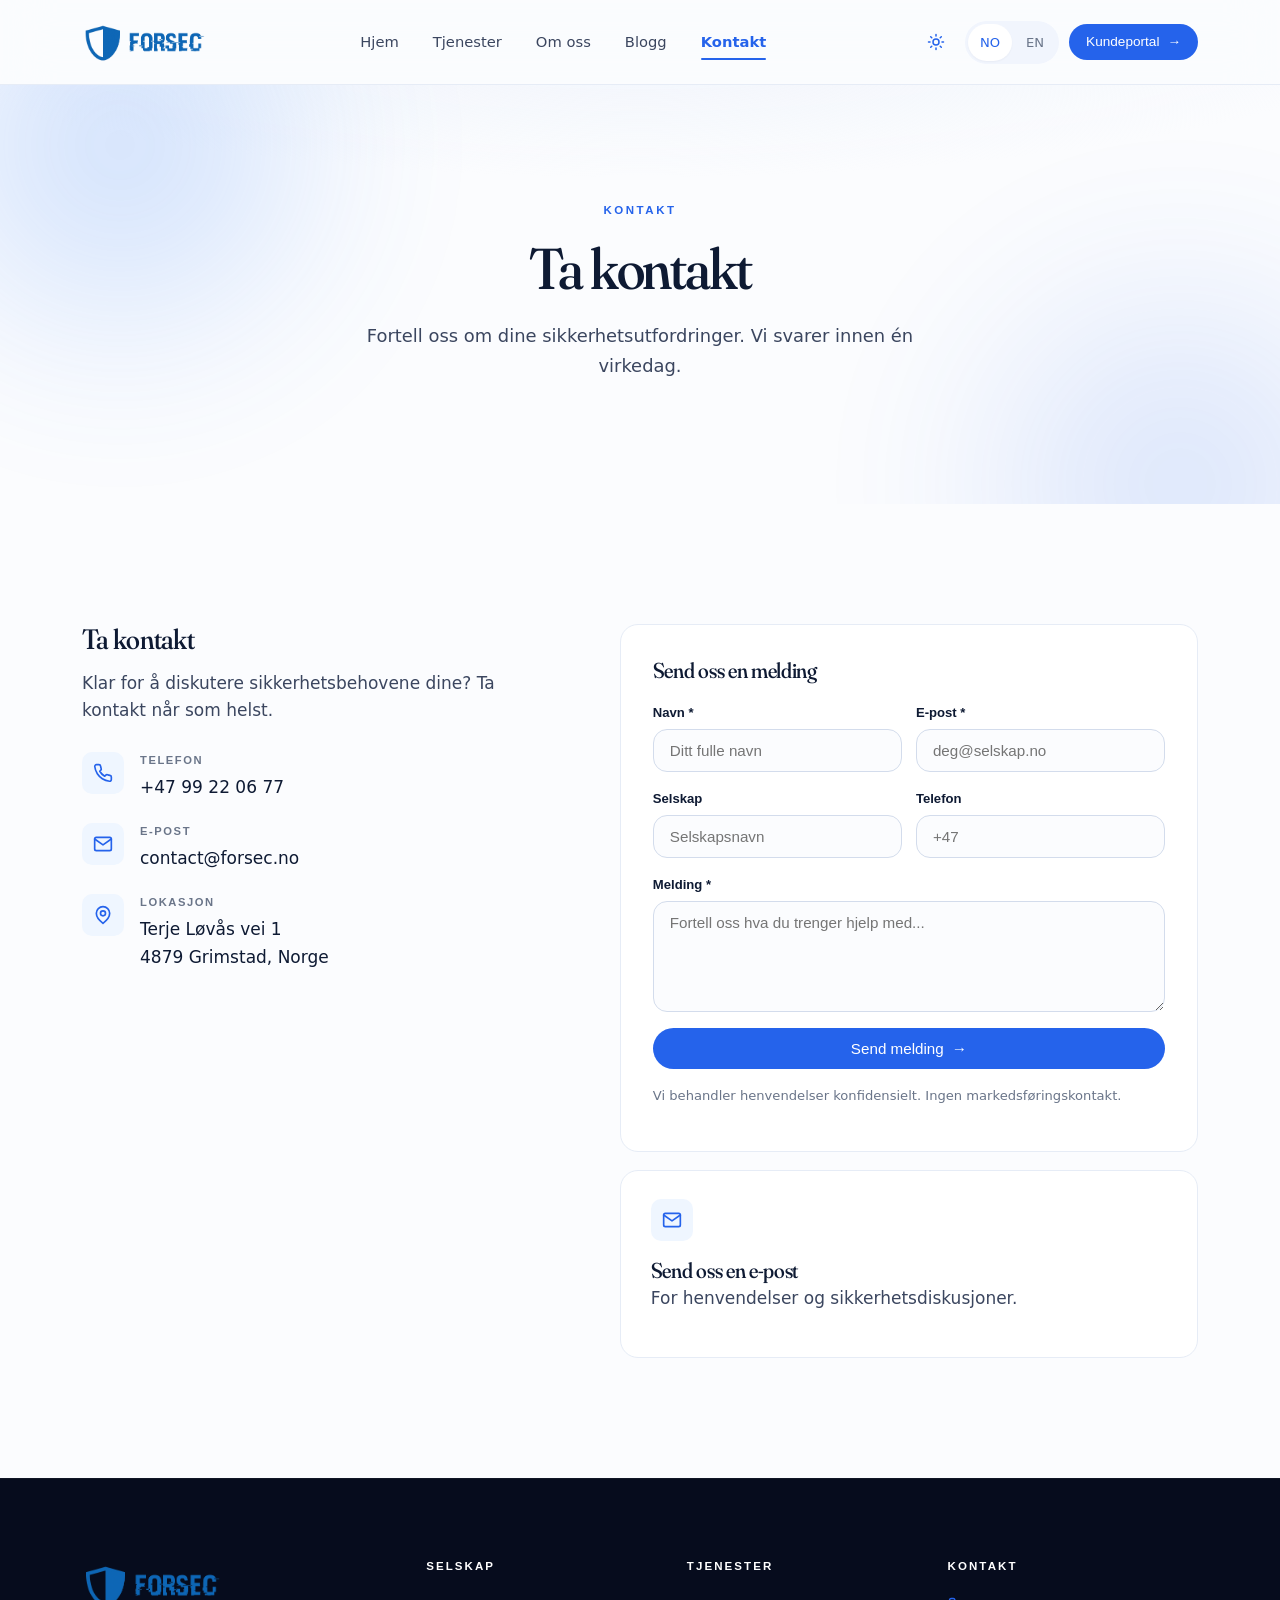
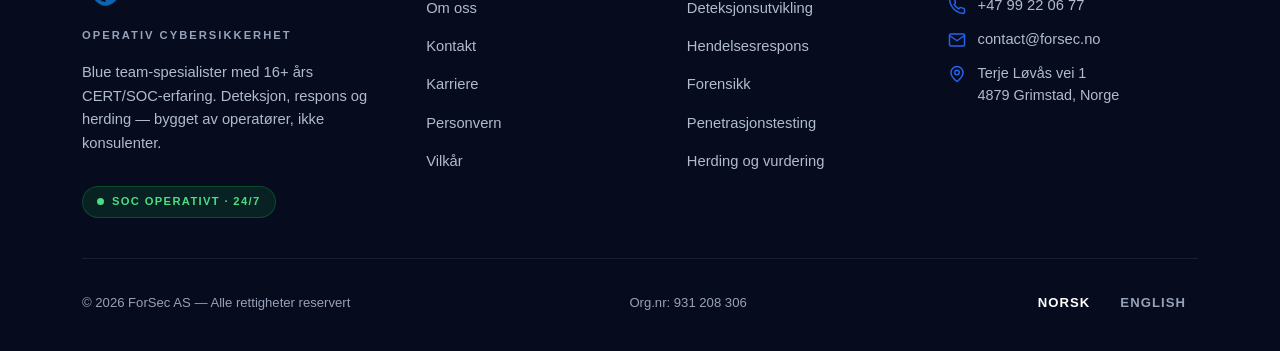
<file: kontakt.html>
<!DOCTYPE html>
<html lang="nb" data-theme="light">
<head>
<meta charset="UTF-8" />
<meta name="viewport" content="width=device-width, initial-scale=1.0" />
<meta name="theme-color" content="#2563eb" />
<meta name="color-scheme" content="light dark" />
<meta name="description" content="Ta kontakt med ForSec — vi svarer innen én virkedag på sikkerhetshenvendelser." />
<title>Kontakt – ForSec</title>
<link rel="canonical" href="https://forsec.no/kontakt.html" />
<link rel="icon" type="image/png" href="favicon.png" />
<link rel="preconnect" href="https://fonts.googleapis.com" />
<link rel="preconnect" href="https://fonts.gstatic.com" crossorigin />
<link href="https://fonts.googleapis.com/css2?family=Fraunces:opsz,wght@9..144,400;9..144,500;9..144,600family=Inter:wght@400;500;600;700;800&display=swapfamily=Inter:wght@400;500;600;700family=Inter:wght@400;500;600;700;800&display=swapdisplay=swap" rel="stylesheet" />
<link rel="stylesheet" href="styles.css?v=1779738824" />
</head>
<body>
<a class="skip-link" href="#main">Hopp til hovedinnhold</a>
<header class="site-header">
  <div class="container header-inner">
    <a class="brand" href="index.html" aria-label="ForSec hjem"><img class="brand-logo" src="forsec-logo.png" alt="ForSec" width="120" height="32" /></a>
    <nav class="main-nav" aria-label="Hovedmeny" data-i18n-aria-label="aria.nav">
      <a href="index.html"     class="nav-link" data-i18n="nav.home">Hjem</a>
      <a href="tjenester.html" class="nav-link" data-i18n="nav.services">Tjenester</a>
      <a href="om-oss.html"    class="nav-link" data-i18n="nav.about">Om oss</a>
      <a href="blogg.html"     class="nav-link" data-i18n="nav.blog">Blogg</a>
      <a href="kontakt.html"   class="nav-link active" data-i18n="nav.contact">Kontakt</a>
    </nav>
    <div class="header-utils">
      <button class="theme-toggle" id="themeToggle" aria-label="Bytt tema" data-i18n-aria-label="aria.theme"><span class="icon-wrap"><svg class="icon icon-sun" viewBox="0 0 24 24" fill="none" stroke="currentColor" stroke-width="2" stroke-linecap="round" stroke-linejoin="round" aria-hidden="true"><circle cx="12" cy="12" r="4"/><path d="M12 2v2M12 20v2M4.93 4.93l1.41 1.41M17.66 17.66l1.41 1.41M2 12h2M20 12h2M4.93 19.07l1.41-1.41M17.66 6.34l1.41-1.41"/></svg><svg class="icon icon-moon" viewBox="0 0 24 24" fill="currentColor" aria-hidden="true"><path d="M20 14.5A8 8 0 0 1 9.5 4a8 8 0 1 0 10.5 10.5Z"/></svg></span></button>
      <div class="lang-toggle" role="group" aria-label="Språk" data-i18n-aria-label="aria.lang"><button class="lang-btn active" data-lang="no">NO</button><span class="lang-sep">/</span><button class="lang-btn" data-lang="en">EN</button></div>
      <button class="btn btn-primary btn-sm" type="button" data-action="login"><span data-i18n="nav.cta">Kundeportal</span> <span class="arrow" aria-hidden="true">→</span></button>
    </div>
  </div>
</header>

<main id="main">

<section class="hero hero-sub" aria-labelledby="kt-hero">
  <div class="container hero-inner">
    <span class="eyebrow" data-i18n="kt.eyebrow">Kontakt</span>
    <h1 class="hero-title" id="kt-hero" data-i18n="kt.title">Ta kontakt</h1>
    <p class="hero-lede" data-i18n="kt.lede">Fortell oss om dine sikkerhetsutfordringer. Vi svarer innen én virkedag.</p>
  </div>
</section>

<section class="section">
  <div class="container">
    <div class="contact-grid">
      <div class="contact-info">
        <h2 data-i18n="kt.info.title">Ta kontakt</h2>
        <p data-i18n="kt.info.lede">Klar for å diskutere sikkerhetsbehovene dine? Ta kontakt når som helst.</p>
        <ul class="info-list">
          <li><span class="info-icon"><svg viewBox="0 0 24 24" fill="none" stroke="currentColor" stroke-width="2" stroke-linecap="round" stroke-linejoin="round"><path d="M22 16.92v3a2 2 0 0 1-2.18 2 19.79 19.79 0 0 1-8.63-3.07 19.5 19.5 0 0 1-6-6 19.79 19.79 0 0 1-3.07-8.67A2 2 0 0 1 4.11 2h3a2 2 0 0 1 2 1.72 12.84 12.84 0 0 0 .7 2.81 2 2 0 0 1-.45 2.11L8.09 9.91a16 16 0 0 0 6 6l1.27-1.27a2 2 0 0 1 2.11-.45 12.84 12.84 0 0 0 2.81.7A2 2 0 0 1 22 16.92z"/></svg></span><div><span class="info-label" data-i18n="kt.phone">Telefon</span><a href="tel:+4799220677">+47 99 22 06 77</a></div></li>
          <li><span class="info-icon"><svg viewBox="0 0 24 24" fill="none" stroke="currentColor" stroke-width="2" stroke-linecap="round" stroke-linejoin="round"><rect x="2" y="4" width="20" height="16" rx="2"/><path d="m2 6 10 7L22 6"/></svg></span><div><span class="info-label" data-i18n="kt.email">E-post</span><a href="mailto:contact@forsec.no">contact@forsec.no</a></div></li>
          <li><span class="info-icon"><svg viewBox="0 0 24 24" fill="none" stroke="currentColor" stroke-width="2" stroke-linecap="round" stroke-linejoin="round"><path d="M20 10c0 6-8 12-8 12s-8-6-8-12a8 8 0 0 1 16 0z"/><circle cx="12" cy="10" r="3"/></svg></span><div><span class="info-label" data-i18n="kt.loc">Lokasjon</span><span data-i18n="kt.addr">Terje Løvås vei 1<br/>4879 Grimstad, Norge</span></div></li>
        </ul>
      </div>
      <div class="contact-cards">
        <form class="contact-form" novalidate>
          <h3 data-i18n="kt.form.title">Send oss en melding</h3>
          <div class="form-row">
            <div class="field"><label for="f-name" data-i18n="kt.f.name">Navn *</label><input id="f-name" name="name" type="text" required autocomplete="name" placeholder="Ditt fulle navn" data-i18n-placeholder="kt.ph.name" /></div>
            <div class="field"><label for="f-email" data-i18n="kt.f.email">E-post *</label><input id="f-email" name="email" type="email" required autocomplete="email" placeholder="deg@selskap.no" data-i18n-placeholder="kt.ph.email" /></div>
          </div>
          <div class="form-row">
            <div class="field"><label for="f-company" data-i18n="kt.f.company">Selskap</label><input id="f-company" name="company" type="text" autocomplete="organization" placeholder="Selskapsnavn" data-i18n-placeholder="kt.ph.company" /></div>
            <div class="field"><label for="f-phone" data-i18n="kt.f.phone">Telefon</label><input id="f-phone" name="phone" type="tel" autocomplete="tel" placeholder="+47" data-i18n-placeholder="kt.ph.phone" /></div>
          </div>
          <div class="field"><label for="f-msg" data-i18n="kt.f.msg">Melding *</label><textarea id="f-msg" name="message" rows="5" required placeholder="Fortell oss hva du trenger hjelp med..." data-i18n-placeholder="kt.ph.msg"></textarea></div>
          <button class="btn btn-primary" type="submit"><span data-i18n="kt.f.send">Send melding</span> <span class="arrow" aria-hidden="true">→</span></button>
          <p class="form-note" data-i18n="kt.f.note">Vi behandler henvendelser konfidensielt. Ingen markedsføringskontakt.</p>
        </form>
        <a class="contact-card link-card" href="mailto:contact@forsec.no">
          <div class="cc-icon"><svg viewBox="0 0 24 24" fill="none" stroke="currentColor" stroke-width="2" stroke-linecap="round" stroke-linejoin="round"><rect x="2" y="4" width="20" height="16" rx="2"/><path d="m2 6 10 7L22 6"/></svg></div>
          <h3 data-i18n="kt.mail.title">Send oss en e-post</h3>
          <p data-i18n="kt.mail.body">For henvendelser og sikkerhetsdiskusjoner.</p>
        </a>
      </div>
    </div>
  </div>
</section>

</main>

<footer class="site-footer">
  <div class="container">
    <div class="footer-grid">
      <div class="footer-brand"><a class="brand" href="index.html"><img class="brand-logo" src="forsec-logo.png" alt="ForSec" width="120" height="32" /></a><span class="footer-tag" data-i18n="footer.tag">Operativ cybersikkerhet</span><p data-i18n="footer.body">Blue team-spesialister med 16+ års CERT/SOC-erfaring. Deteksjon, respons og herding — bygget av operatører, ikke konsulenter.</p><div class="status-pill"><span class="dot" aria-hidden="true"></span><span data-i18n="footer.status">SOC operativt · 24/7</span></div></div>
      <div class="footer-col"><h4 data-i18n="footer.h1">Selskap</h4><ul><li><a href="om-oss.html" data-i18n="footer.about">Om oss</a></li><li><a href="kontakt.html" data-i18n="footer.contact">Kontakt</a></li><li><a href="kontakt.html" data-i18n="footer.career">Karriere</a></li><li><a href="#" data-i18n="footer.privacy">Personvern</a></li><li><a href="#" data-i18n="footer.terms">Vilkår</a></li></ul></div>
      <div class="footer-col"><h4 data-i18n="footer.h2">Tjenester</h4><ul><li><a href="tjenester.html" data-i18n="footer.s1">Deteksjonsutvikling</a></li><li><a href="tjenester.html" data-i18n="footer.s2">Hendelsesrespons</a></li><li><a href="tjenester.html" data-i18n="footer.s3">Forensikk</a></li><li><a href="tjenester.html" data-i18n="footer.s4">Penetrasjonstesting</a></li><li><a href="tjenester.html" data-i18n="footer.s5">Herding og vurdering</a></li></ul></div>
      <div class="footer-col"><h4 data-i18n="footer.h3">Kontakt</h4><ul class="contact-list">
        <li><span class="ci" aria-hidden="true"><svg viewBox="0 0 24 24" fill="none" stroke="currentColor" stroke-width="2" stroke-linecap="round" stroke-linejoin="round"><path d="M22 16.92v3a2 2 0 0 1-2.18 2 19.79 19.79 0 0 1-8.63-3.07 19.5 19.5 0 0 1-6-6 19.79 19.79 0 0 1-3.07-8.67A2 2 0 0 1 4.11 2h3a2 2 0 0 1 2 1.72 12.84 12.84 0 0 0 .7 2.81 2 2 0 0 1-.45 2.11L8.09 9.91a16 16 0 0 0 6 6l1.27-1.27a2 2 0 0 1 2.11-.45 12.84 12.84 0 0 0 2.81.7A2 2 0 0 1 22 16.92z"/></svg></span><a href="tel:+4799220677">+47 99 22 06 77</a></li>
        <li><span class="ci" aria-hidden="true"><svg viewBox="0 0 24 24" width="18" height="14" fill="none" stroke="currentColor" stroke-width="2" stroke-linecap="round" stroke-linejoin="round"><rect x="2" y="4" width="20" height="16" rx="2"/><path d="m2 6 10 7L22 6"/></svg></span><a href="mailto:contact@forsec.no">contact@forsec.no</a></li>
        <li><span class="ci" aria-hidden="true"><svg viewBox="0 0 24 24" fill="none" stroke="currentColor" stroke-width="2" stroke-linecap="round" stroke-linejoin="round"><path d="M20 10c0 6-8 12-8 12s-8-6-8-12a8 8 0 0 1 16 0z"/><circle cx="12" cy="10" r="3"/></svg></span><span data-i18n="footer.addr">Terje Løvås vei 1<br/>4879 Grimstad, Norge</span></li>
      </ul></div>
    </div>
    <div class="footer-bottom"><span data-i18n="footer.copy">© 2026 ForSec AS — Alle rettigheter reservert</span><span data-i18n="footer.orgnr">Org.nr: 931 208 306</span><div class="footer-lang"><button class="lang-btn active" data-lang="no" data-i18n="footer.lang.no">NORSK</button><button class="lang-btn" data-lang="en" data-i18n="footer.lang.en">ENGLISH</button></div></div>
  </div>
</footer>

<script src="script.js?v=1779738824"></script>
</body>
</html>
</file>
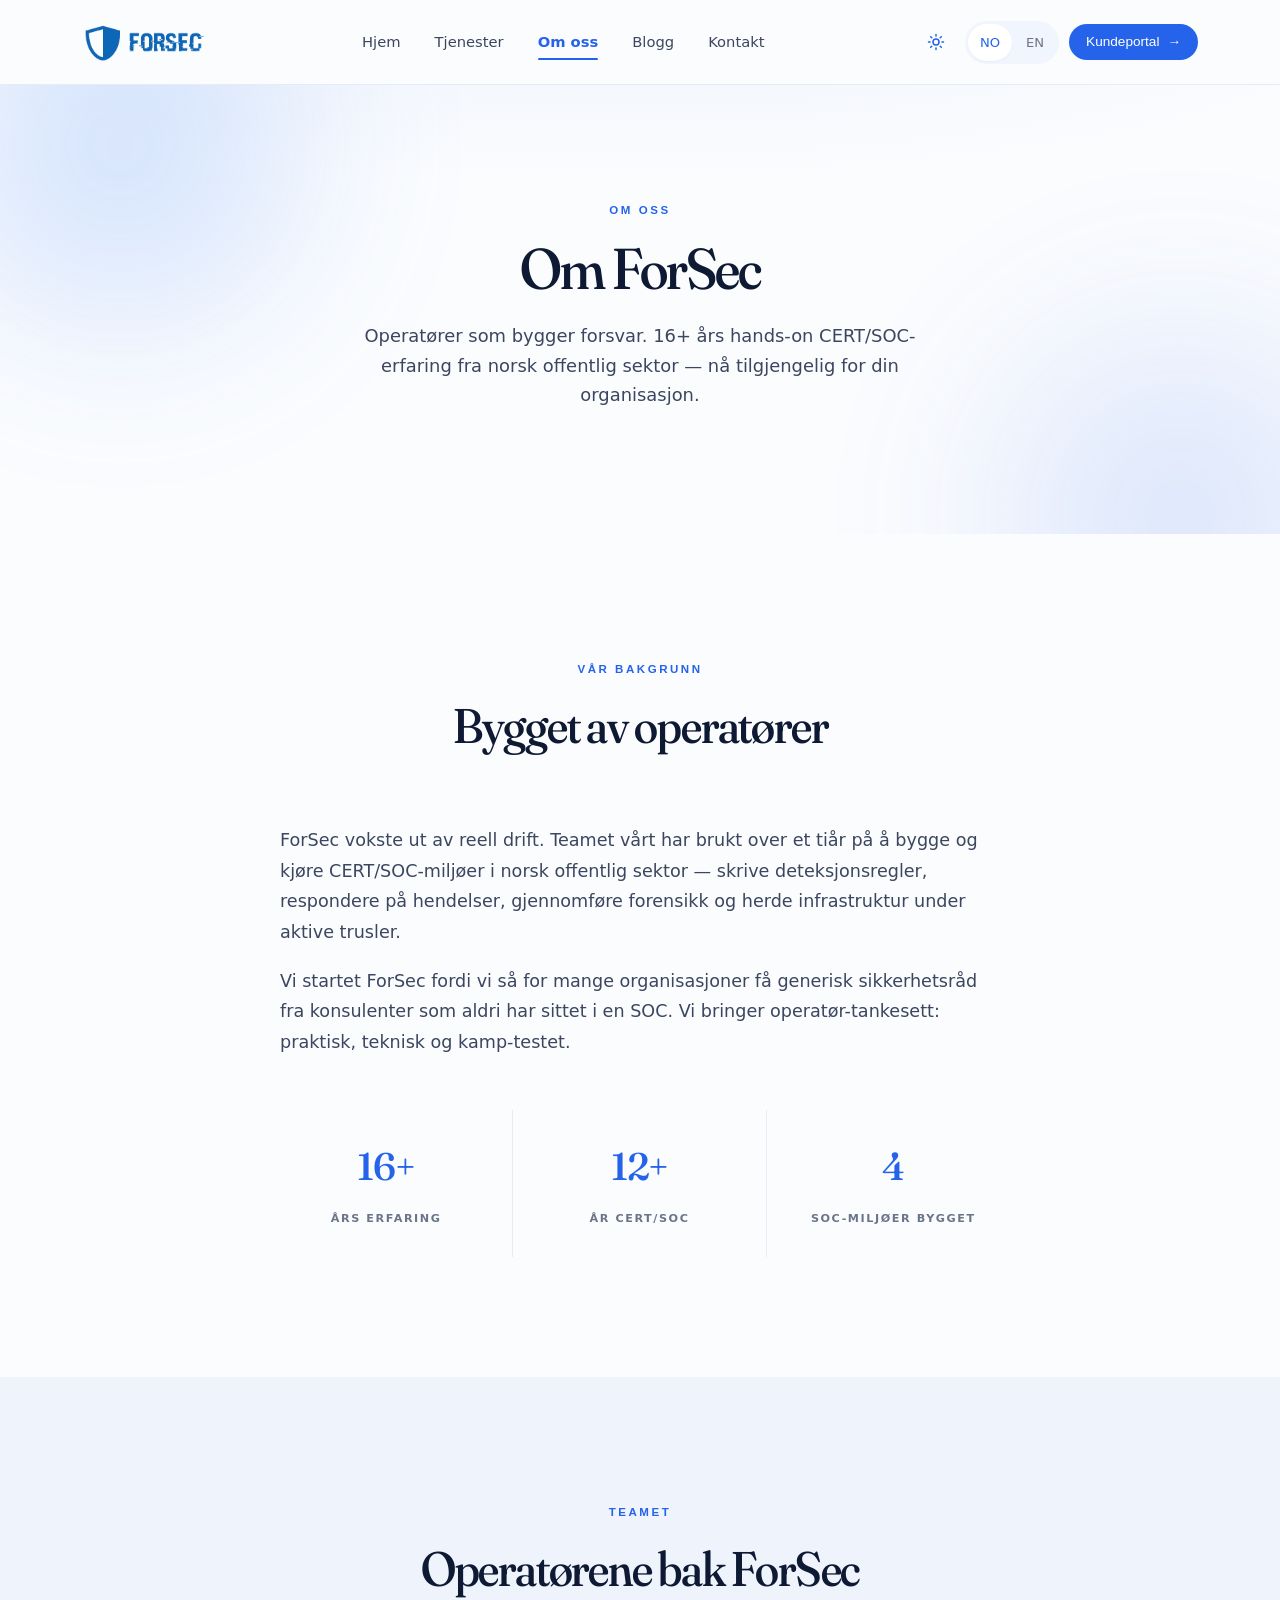
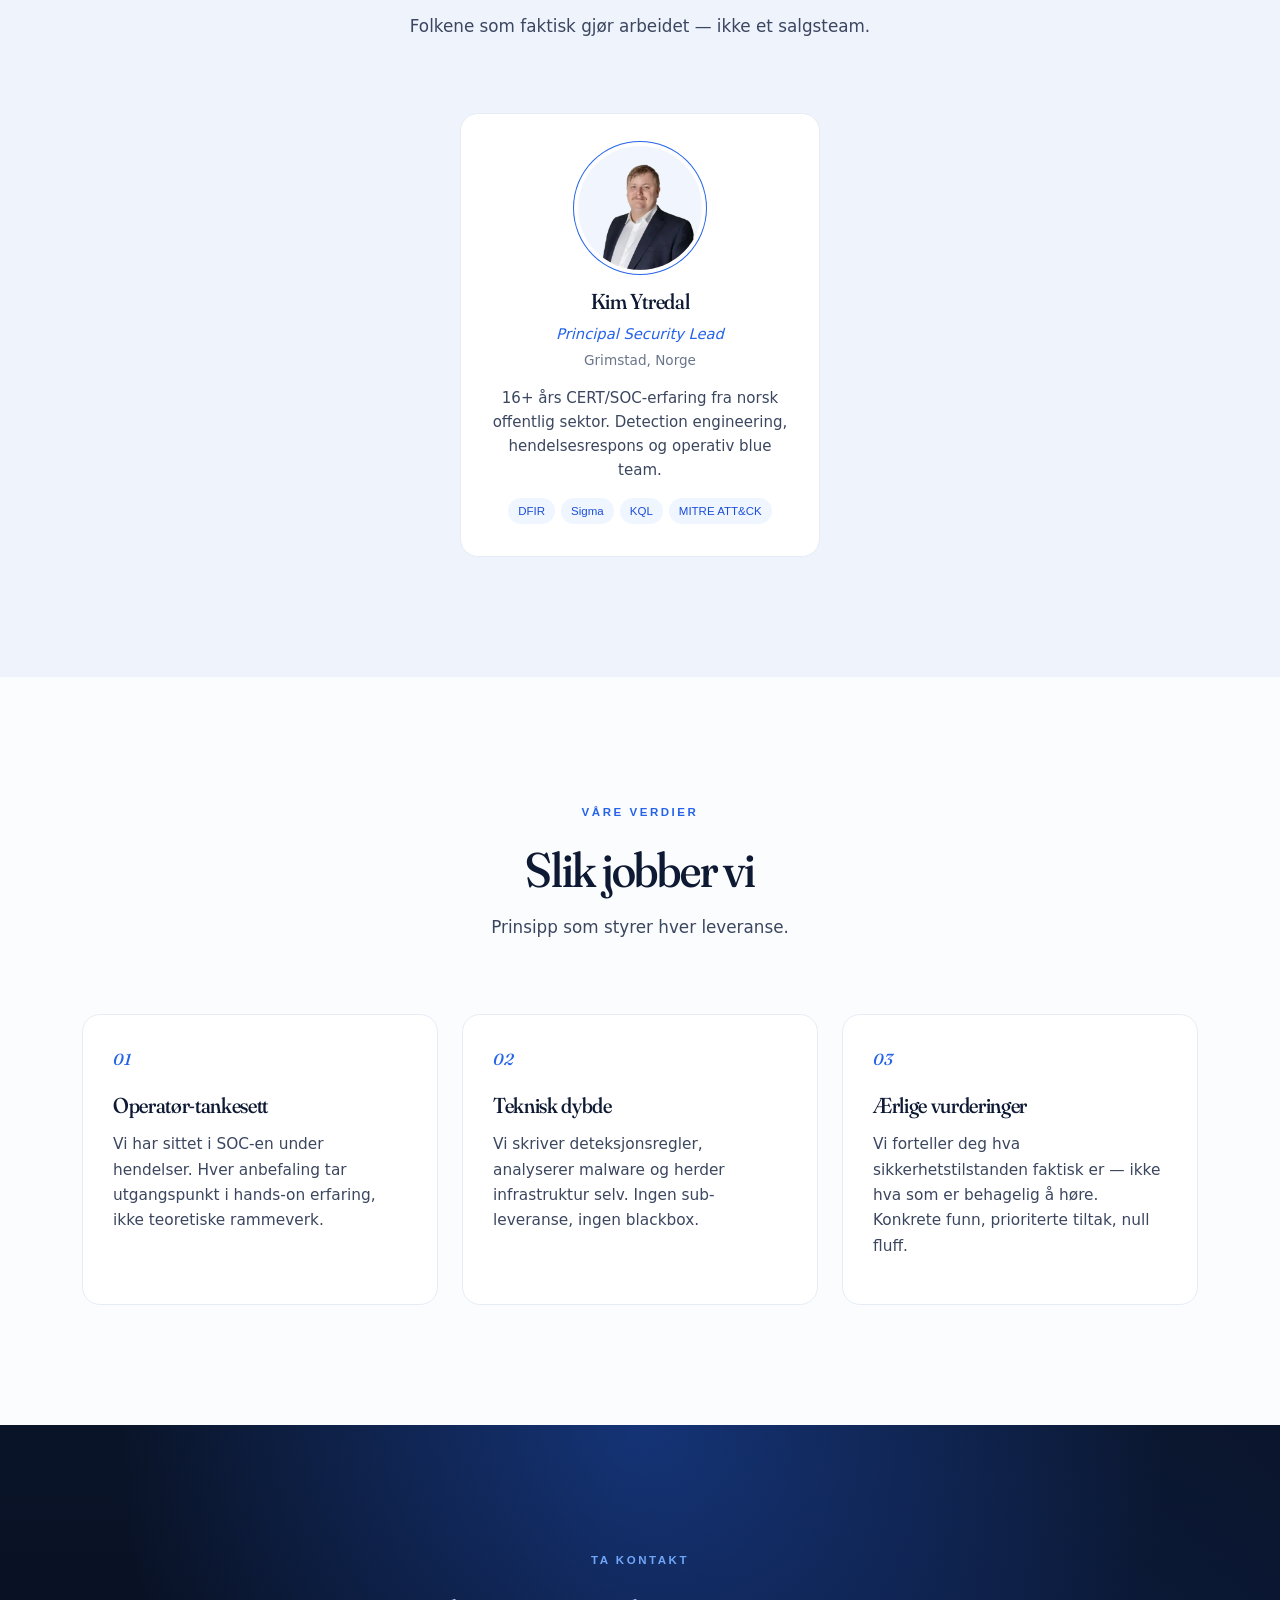
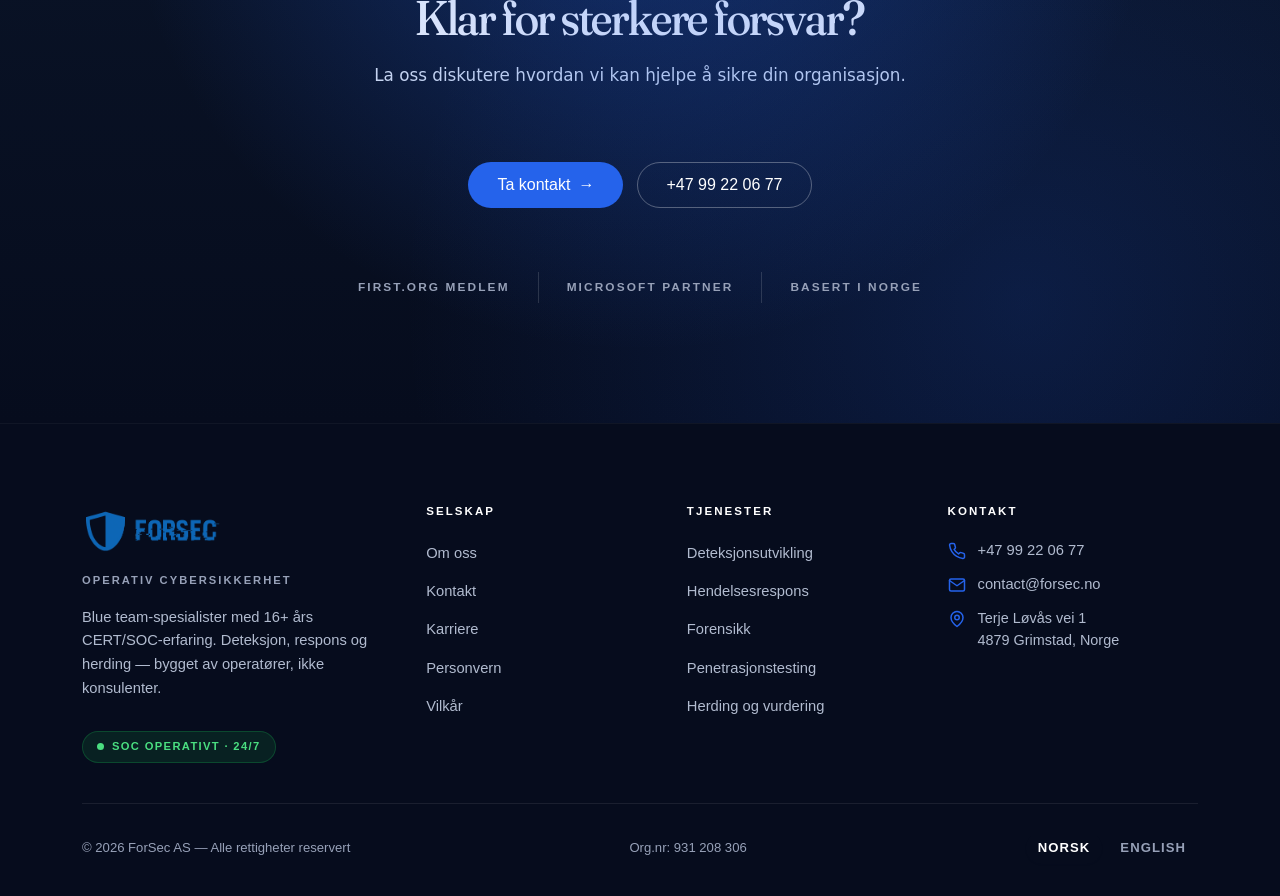
<file: om-oss.html>
<!DOCTYPE html>
<html lang="nb" data-theme="light">
<head>
<meta charset="UTF-8" />
<meta name="viewport" content="width=device-width, initial-scale=1.0" />
<meta name="theme-color" content="#2563eb" />
<meta name="color-scheme" content="light dark" />
<meta name="description" content="Om ForSec — operatører med 16+ års hands-on CERT/SOC-erfaring fra norsk offentlig sektor." />
<title>Om oss – ForSec</title>
<link rel="canonical" href="https://forsec.no/om-oss.html" />
<link rel="icon" type="image/png" href="favicon.png" />
<link rel="preconnect" href="https://fonts.googleapis.com" />
<link rel="preconnect" href="https://fonts.gstatic.com" crossorigin />
<link href="https://fonts.googleapis.com/css2?family=Fraunces:opsz,wght@9..144,400;9..144,500;9..144,600family=Inter:wght@400;500;600;700;800&display=swapfamily=Inter:wght@400;500;600;700family=Inter:wght@400;500;600;700;800&display=swapdisplay=swap" rel="stylesheet" />
<link rel="stylesheet" href="styles.css?v=1779738824" />
</head>
<body>
<a class="skip-link" href="#main">Hopp til hovedinnhold</a>
<header class="site-header">
  <div class="container header-inner">
    <a class="brand" href="index.html" aria-label="ForSec hjem"><img class="brand-logo" src="forsec-logo.png" alt="ForSec" width="120" height="32" /></a>
    <nav class="main-nav" aria-label="Hovedmeny" data-i18n-aria-label="aria.nav">
      <a href="index.html"     class="nav-link" data-i18n="nav.home">Hjem</a>
      <a href="tjenester.html" class="nav-link" data-i18n="nav.services">Tjenester</a>
      <a href="om-oss.html"    class="nav-link active" data-i18n="nav.about">Om oss</a>
      <a href="blogg.html"     class="nav-link" data-i18n="nav.blog">Blogg</a>
      <a href="kontakt.html"   class="nav-link" data-i18n="nav.contact">Kontakt</a>
    </nav>
    <div class="header-utils">
      <button class="theme-toggle" id="themeToggle" aria-label="Bytt tema" data-i18n-aria-label="aria.theme"><span class="icon-wrap"><svg class="icon icon-sun" viewBox="0 0 24 24" fill="none" stroke="currentColor" stroke-width="2" stroke-linecap="round" stroke-linejoin="round" aria-hidden="true"><circle cx="12" cy="12" r="4"/><path d="M12 2v2M12 20v2M4.93 4.93l1.41 1.41M17.66 17.66l1.41 1.41M2 12h2M20 12h2M4.93 19.07l1.41-1.41M17.66 6.34l1.41-1.41"/></svg><svg class="icon icon-moon" viewBox="0 0 24 24" fill="currentColor" aria-hidden="true"><path d="M20 14.5A8 8 0 0 1 9.5 4a8 8 0 1 0 10.5 10.5Z"/></svg></span></button>
      <div class="lang-toggle" role="group" aria-label="Språk" data-i18n-aria-label="aria.lang"><button class="lang-btn active" data-lang="no">NO</button><span class="lang-sep">/</span><button class="lang-btn" data-lang="en">EN</button></div>
      <button class="btn btn-primary btn-sm" type="button" data-action="login"><span data-i18n="nav.cta">Kundeportal</span> <span class="arrow" aria-hidden="true">→</span></button>
    </div>
  </div>
</header>

<main id="main">

<section class="hero hero-sub" aria-labelledby="om-hero">
  <div class="container hero-inner">
    <span class="eyebrow" data-i18n="om.eyebrow">Om oss</span>
    <h1 class="hero-title" id="om-hero" data-i18n="om.title">Om ForSec</h1>
    <p class="hero-lede" data-i18n="om.lede">Operatører som bygger forsvar. 16+ års hands-on CERT/SOC-erfaring fra norsk offentlig sektor — nå tilgjengelig for din organisasjon.</p>
  </div>
</section>

<section class="section">
  <div class="container">
    <div class="section-head"><span class="eyebrow" data-i18n="om.bg.eyebrow">Vår bakgrunn</span><h2 data-i18n="om.bg.title">Bygget av operatører</h2></div>
    <div class="prose">
      <p data-i18n="om.bg.p1">ForSec vokste ut av reell drift. Teamet vårt har brukt over et tiår på å bygge og kjøre CERT/SOC-miljøer i norsk offentlig sektor — skrive deteksjonsregler, respondere på hendelser, gjennomføre forensikk og herde infrastruktur under aktive trusler.</p>
      <p data-i18n="om.bg.p2">Vi startet ForSec fordi vi så for mange organisasjoner få generisk sikkerhetsråd fra konsulenter som aldri har sittet i en SOC. Vi bringer operatør-tankesett: praktisk, teknisk og kamp-testet.</p>
    </div>
    <ul class="om-stats">
      <li class="stat-pill reveal"><strong>16+</strong><span data-i18n="om.stat1">Års erfaring</span></li>
      <li class="stat-pill reveal"><strong>12+</strong><span data-i18n="om.stat2">År CERT/SOC</span></li>
      <li class="stat-pill reveal"><strong>4</strong><span data-i18n="om.stat3">SOC-miljøer bygget</span></li>
    </ul>
  </div>
</section>

<section class="section section-tint" aria-labelledby="team-title">
  <div class="container">
    <div class="section-head"><span class="eyebrow" data-i18n="om.team.eyebrow">Teamet</span><h2 id="team-title" data-i18n="om.team.title">Operatørene bak ForSec</h2><p class="lede" data-i18n="om.team.lede">Folkene som faktisk gjør arbeidet — ikke et salgsteam.</p></div>
    <div class="team-grid">
      <article class="team-card reveal">
        <div class="team-photo"><img src="kim.webp" alt="Kim Ytredal" width="120" height="120" loading="lazy" /></div>
        <h3>Kim Ytredal</h3>
        <p class="team-role" data-i18n="om.team.kim.role">Principal Security Lead</p>
        <p class="team-loc">Grimstad, Norge</p>
        <p class="team-bio" data-i18n="om.team.kim.bio">16+ års CERT/SOC-erfaring fra norsk offentlig sektor. Detection engineering, hendelsesrespons og operativ blue team.</p>
        <ul class="team-tags"><li>DFIR</li><li>Sigma</li><li>KQL</li><li>MITRE ATT&amp;CK</li></ul>
      </article>
    </div>
  </div>
</section>

<section class="section" aria-labelledby="val-title">
  <div class="container">
    <div class="section-head"><span class="eyebrow" data-i18n="om.val.eyebrow">Våre verdier</span><h2 id="val-title" data-i18n="om.val.title">Slik jobber vi</h2><p class="lede" data-i18n="om.val.lede">Prinsipp som styrer hver leveranse.</p></div>
    <div class="grid grid-3">
      <article class="card reveal"><div class="card-head"><span class="card-num">01</span></div><h3 data-i18n="om.val.v1.title">Operatør-tankesett</h3><p data-i18n="om.val.v1.body">Vi har sittet i SOC-en under hendelser. Hver anbefaling tar utgangspunkt i hands-on erfaring, ikke teoretiske rammeverk.</p></article>
      <article class="card reveal"><div class="card-head"><span class="card-num">02</span></div><h3 data-i18n="om.val.v2.title">Teknisk dybde</h3><p data-i18n="om.val.v2.body">Vi skriver deteksjonsregler, analyserer malware og herder infrastruktur selv. Ingen sub-leveranse, ingen blackbox.</p></article>
      <article class="card reveal"><div class="card-head"><span class="card-num">03</span></div><h3 data-i18n="om.val.v3.title">Ærlige vurderinger</h3><p data-i18n="om.val.v3.body">Vi forteller deg hva sikkerhetstilstanden faktisk er — ikke hva som er behagelig å høre. Konkrete funn, prioriterte tiltak, null fluff.</p></article>
    </div>
  </div>
</section>

<section class="cta-section">
  <div class="container">
    <div class="section-head"><span class="eyebrow light" data-i18n="cta.eyebrow">Ta kontakt</span><h2 class="light" data-i18n="cta.title">Klar for sterkere forsvar?</h2><p class="lede light" data-i18n="cta.lede">La oss diskutere hvordan vi kan hjelpe å sikre din organisasjon.</p></div>
    <div class="cta-actions"><a class="btn btn-primary btn-lg" href="kontakt.html"><span data-i18n="cta.btn1">Ta kontakt</span> <span class="arrow" aria-hidden="true">→</span></a><a class="btn btn-outline-light btn-lg" href="tel:+4799220677" aria-label="Ring +47 99 22 06 77">+47 99 22 06 77</a></div>
    <ul class="trust-row"><li data-i18n="cta.t1">FIRST.org medlem</li><li data-i18n="cta.t2">Microsoft partner</li><li data-i18n="cta.t3">Basert i Norge</li></ul>
  </div>
</section>

</main>

<footer class="site-footer">
  <div class="container">
    <div class="footer-grid">
      <div class="footer-brand"><a class="brand" href="index.html"><img class="brand-logo" src="forsec-logo.png" alt="ForSec" width="120" height="32" /></a><span class="footer-tag" data-i18n="footer.tag">Operativ cybersikkerhet</span><p data-i18n="footer.body">Blue team-spesialister med 16+ års CERT/SOC-erfaring. Deteksjon, respons og herding — bygget av operatører, ikke konsulenter.</p><div class="status-pill"><span class="dot" aria-hidden="true"></span><span data-i18n="footer.status">SOC operativt · 24/7</span></div></div>
      <div class="footer-col"><h4 data-i18n="footer.h1">Selskap</h4><ul><li><a href="om-oss.html" data-i18n="footer.about">Om oss</a></li><li><a href="kontakt.html" data-i18n="footer.contact">Kontakt</a></li><li><a href="kontakt.html" data-i18n="footer.career">Karriere</a></li><li><a href="#" data-i18n="footer.privacy">Personvern</a></li><li><a href="#" data-i18n="footer.terms">Vilkår</a></li></ul></div>
      <div class="footer-col"><h4 data-i18n="footer.h2">Tjenester</h4><ul><li><a href="tjenester.html" data-i18n="footer.s1">Deteksjonsutvikling</a></li><li><a href="tjenester.html" data-i18n="footer.s2">Hendelsesrespons</a></li><li><a href="tjenester.html" data-i18n="footer.s3">Forensikk</a></li><li><a href="tjenester.html" data-i18n="footer.s4">Penetrasjonstesting</a></li><li><a href="tjenester.html" data-i18n="footer.s5">Herding og vurdering</a></li></ul></div>
      <div class="footer-col"><h4 data-i18n="footer.h3">Kontakt</h4><ul class="contact-list">
        <li><span class="ci" aria-hidden="true"><svg viewBox="0 0 24 24" fill="none" stroke="currentColor" stroke-width="2" stroke-linecap="round" stroke-linejoin="round"><path d="M22 16.92v3a2 2 0 0 1-2.18 2 19.79 19.79 0 0 1-8.63-3.07 19.5 19.5 0 0 1-6-6 19.79 19.79 0 0 1-3.07-8.67A2 2 0 0 1 4.11 2h3a2 2 0 0 1 2 1.72 12.84 12.84 0 0 0 .7 2.81 2 2 0 0 1-.45 2.11L8.09 9.91a16 16 0 0 0 6 6l1.27-1.27a2 2 0 0 1 2.11-.45 12.84 12.84 0 0 0 2.81.7A2 2 0 0 1 22 16.92z"/></svg></span><a href="tel:+4799220677">+47 99 22 06 77</a></li>
        <li><span class="ci" aria-hidden="true"><svg viewBox="0 0 24 24" width="18" height="14" fill="none" stroke="currentColor" stroke-width="2" stroke-linecap="round" stroke-linejoin="round"><rect x="2" y="4" width="20" height="16" rx="2"/><path d="m2 6 10 7L22 6"/></svg></span><a href="mailto:contact@forsec.no">contact@forsec.no</a></li>
        <li><span class="ci" aria-hidden="true"><svg viewBox="0 0 24 24" fill="none" stroke="currentColor" stroke-width="2" stroke-linecap="round" stroke-linejoin="round"><path d="M20 10c0 6-8 12-8 12s-8-6-8-12a8 8 0 0 1 16 0z"/><circle cx="12" cy="10" r="3"/></svg></span><span data-i18n="footer.addr">Terje Løvås vei 1<br/>4879 Grimstad, Norge</span></li>
      </ul></div>
    </div>
    <div class="footer-bottom"><span data-i18n="footer.copy">© 2026 ForSec AS — Alle rettigheter reservert</span><span data-i18n="footer.orgnr">Org.nr: 931 208 306</span><div class="footer-lang"><button class="lang-btn active" data-lang="no" data-i18n="footer.lang.no">NORSK</button><button class="lang-btn" data-lang="en" data-i18n="footer.lang.en">ENGLISH</button></div></div>
  </div>
</footer>

<script src="script.js?v=1779738824"></script>
</body>
</html>
</file>
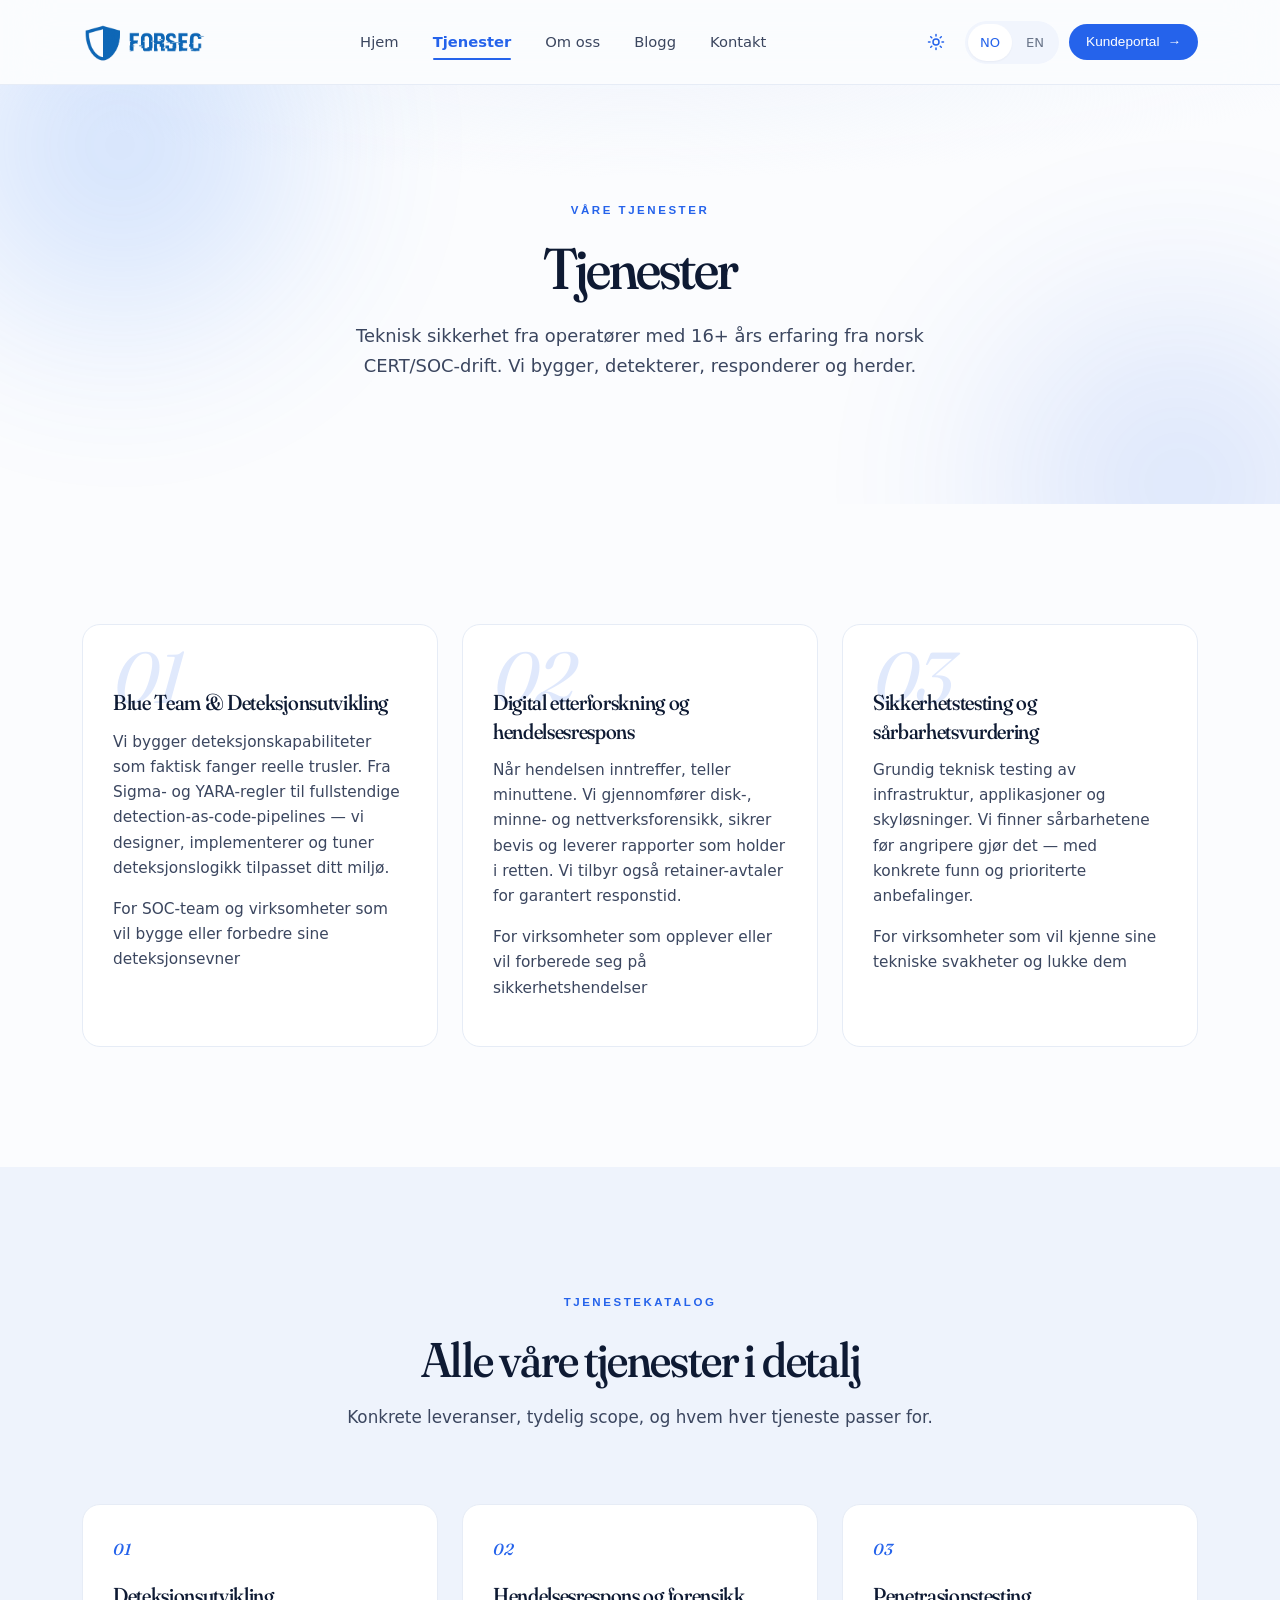
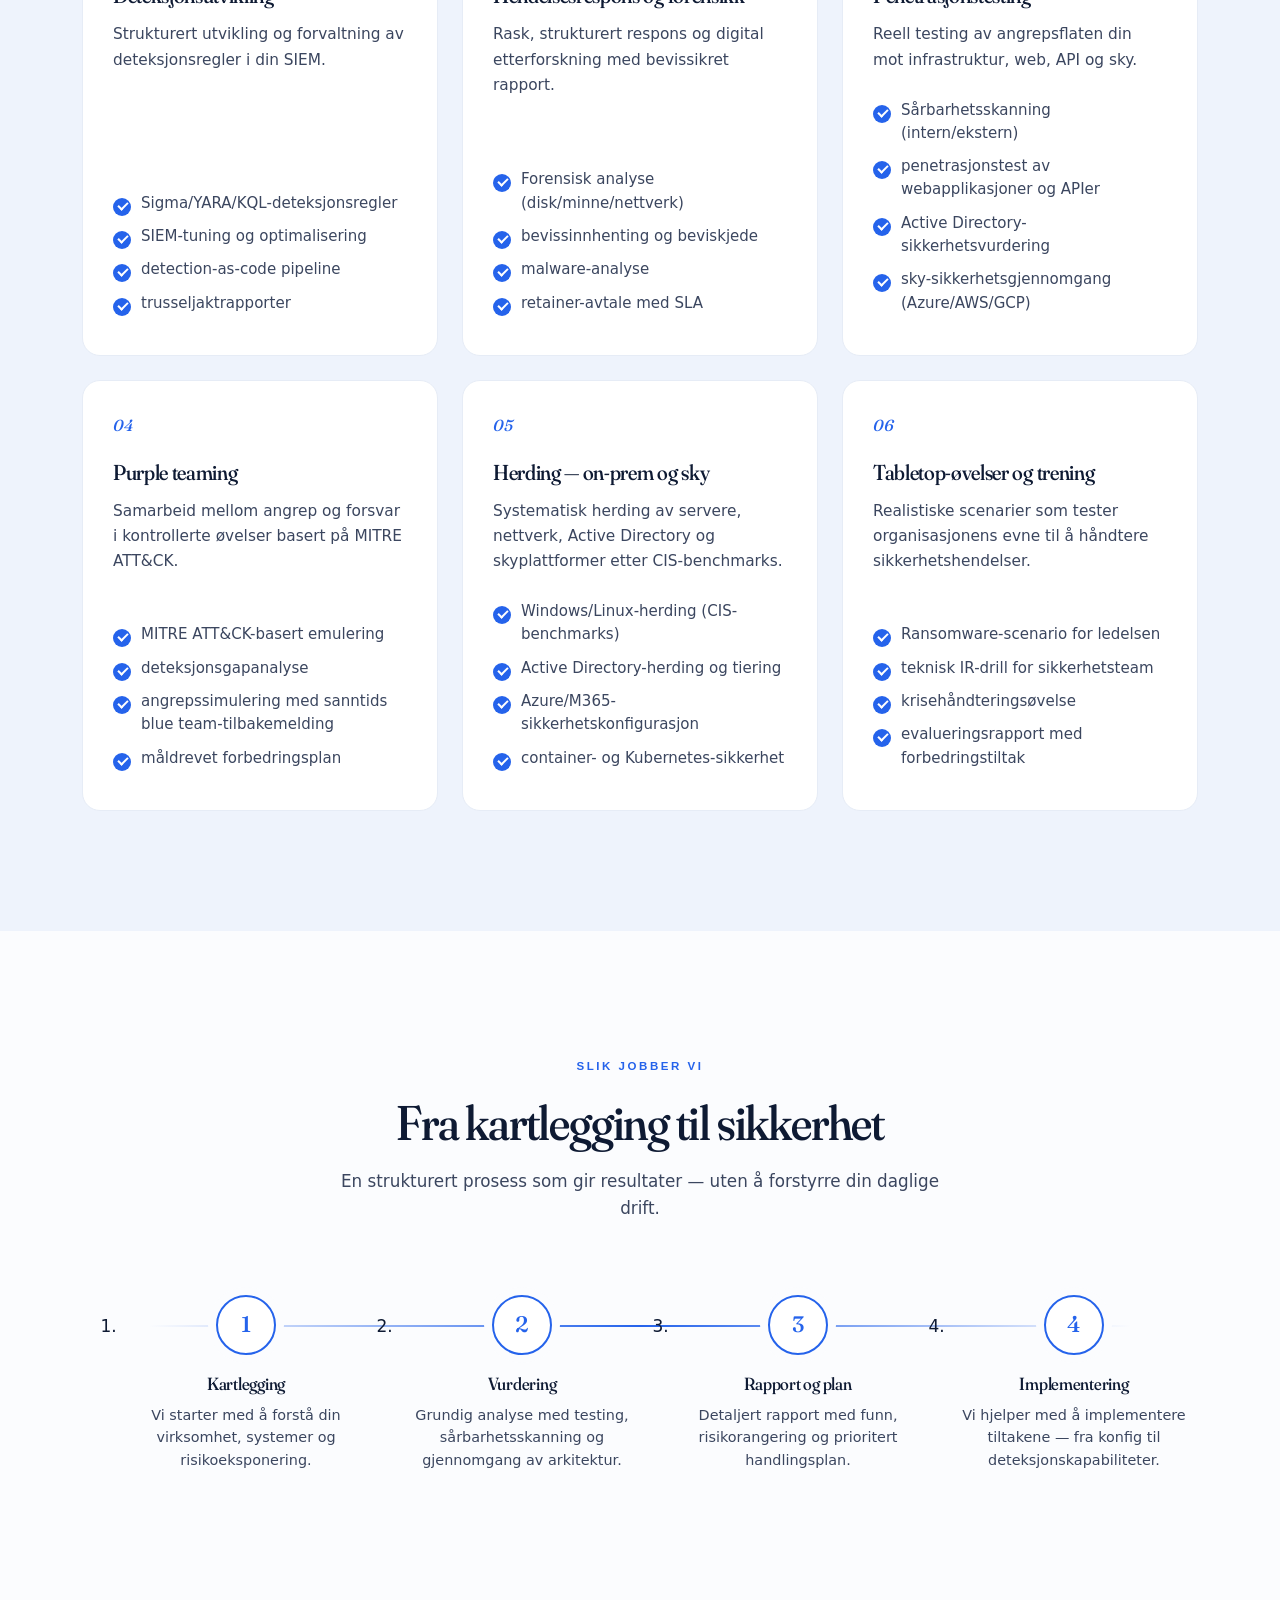
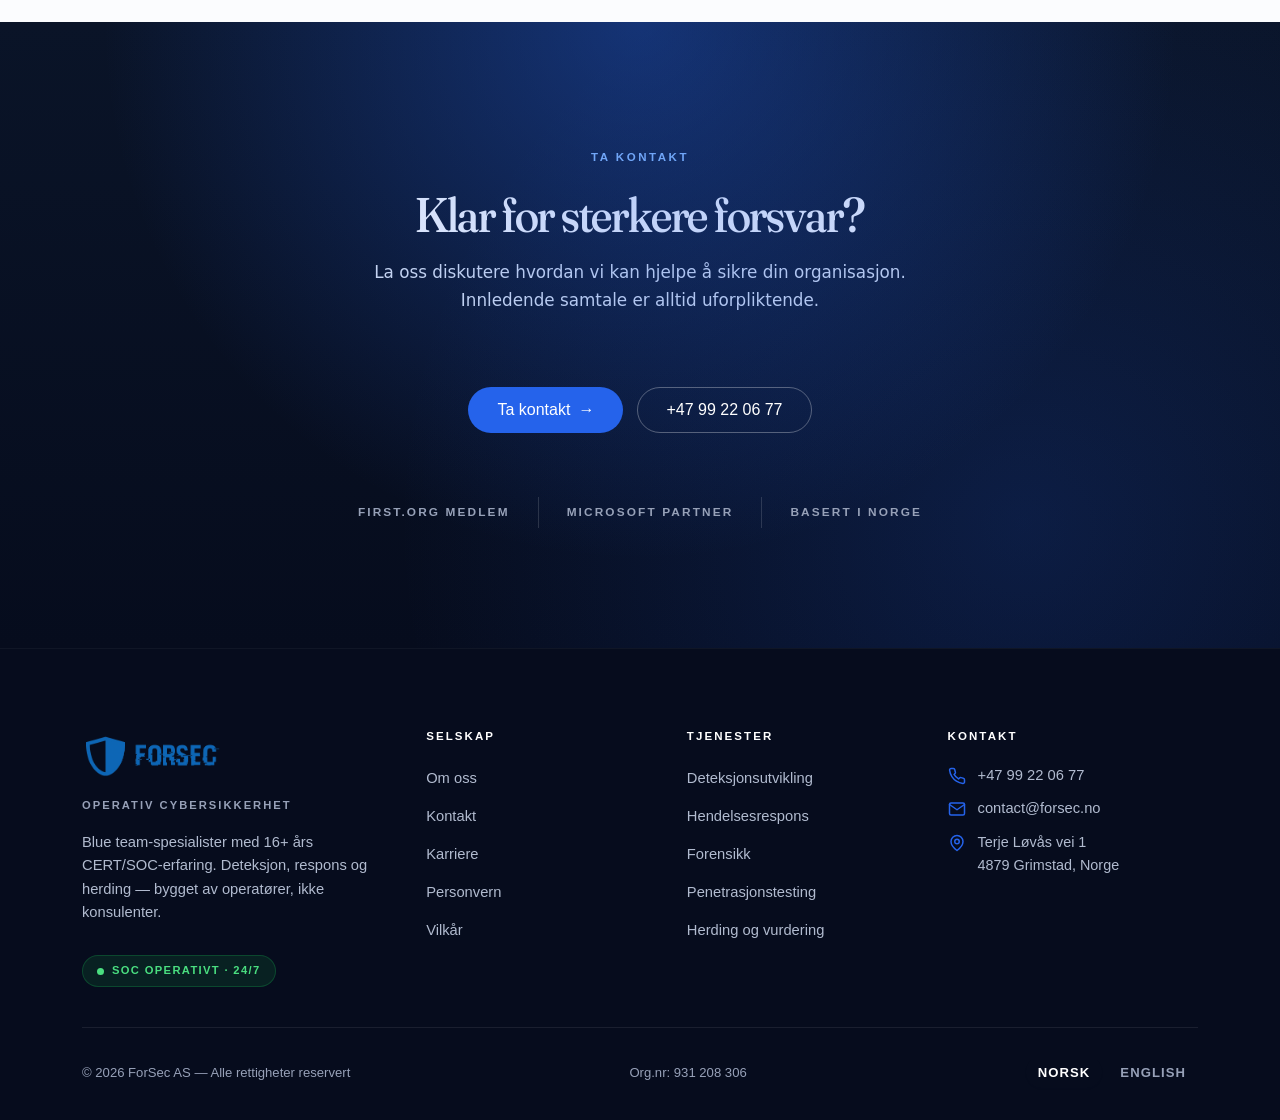
<file: tjenester.html>
<!DOCTYPE html>
<html lang="nb" data-theme="light">
<head>
<meta charset="UTF-8" />
<meta name="viewport" content="width=device-width, initial-scale=1.0" />
<meta name="theme-color" content="#2563eb" />
<meta name="color-scheme" content="light dark" />
<meta name="robots" content="index, follow" />
<meta name="description" content="ForSec sine sikkerhetstjenester — deteksjonsutvikling, hendelsesrespons, forensikk, penetrasjonstesting, purple teaming, herding og tabletop-øvelser." />
<title>Tjenester – ForSec</title>
<link rel="canonical" href="https://forsec.no/tjenester.html" />
<link rel="icon" type="image/png" href="favicon.png" />
<link rel="preconnect" href="https://fonts.googleapis.com" />
<link rel="preconnect" href="https://fonts.gstatic.com" crossorigin />
<link href="https://fonts.googleapis.com/css2?family=Fraunces:opsz,wght@9..144,400;9..144,500;9..144,600family=Inter:wght@400;500;600;700;800&display=swapfamily=Inter:wght@400;500;600;700family=Inter:wght@400;500;600;700;800&display=swapdisplay=swap" rel="stylesheet" />
<link rel="stylesheet" href="styles.css?v=1779738824" />
</head>
<body>

<a class="skip-link" href="#main">Hopp til hovedinnhold</a>

<header class="site-header">
  <div class="container header-inner">
    <a class="brand" href="index.html" aria-label="ForSec hjem"><img class="brand-logo" src="forsec-logo.png" alt="ForSec" width="120" height="32" /></a>
    <nav class="main-nav" aria-label="Hovedmeny" data-i18n-aria-label="aria.nav">
      <a href="index.html"     class="nav-link" data-i18n="nav.home">Hjem</a>
      <a href="tjenester.html" class="nav-link active" data-i18n="nav.services">Tjenester</a>
      <a href="om-oss.html"    class="nav-link" data-i18n="nav.about">Om oss</a>
      <a href="blogg.html"     class="nav-link" data-i18n="nav.blog">Blogg</a>
      <a href="kontakt.html"   class="nav-link" data-i18n="nav.contact">Kontakt</a>
    </nav>
    <div class="header-utils">
      <button class="theme-toggle" id="themeToggle" aria-label="Bytt tema" data-i18n-aria-label="aria.theme">
        <span class="icon-wrap">
          <svg class="icon icon-sun" viewBox="0 0 24 24" fill="none" stroke="currentColor" stroke-width="2" stroke-linecap="round" stroke-linejoin="round" aria-hidden="true"><circle cx="12" cy="12" r="4"/><path d="M12 2v2M12 20v2M4.93 4.93l1.41 1.41M17.66 17.66l1.41 1.41M2 12h2M20 12h2M4.93 19.07l1.41-1.41M17.66 6.34l1.41-1.41"/></svg>
          <svg class="icon icon-moon" viewBox="0 0 24 24" fill="currentColor" aria-hidden="true"><path d="M20 14.5A8 8 0 0 1 9.5 4a8 8 0 1 0 10.5 10.5Z"/></svg>
        </span>
      </button>
      <div class="lang-toggle" role="group" aria-label="Språk" data-i18n-aria-label="aria.lang">
        <button class="lang-btn active" data-lang="no">NO</button><span class="lang-sep">/</span><button class="lang-btn" data-lang="en">EN</button>
      </div>
      <button class="btn btn-primary btn-sm" type="button" data-action="login"><span data-i18n="nav.cta">Kundeportal</span> <span class="arrow" aria-hidden="true">→</span></button>
    </div>
  </div>
</header>

<main id="main">

<section class="hero hero-sub" aria-labelledby="svc-hero">
  <div class="container hero-inner">
    <span class="eyebrow" data-i18n="svc.eyebrow">Våre tjenester</span>
    <h1 class="hero-title" id="svc-hero" data-i18n="svc.title">Tjenester</h1>
    <p class="hero-lede" data-i18n="svc.lede">Teknisk sikkerhet fra operatører med 16+ års erfaring fra norsk CERT/SOC-drift. Vi bygger, detekterer, responderer og herder.</p>
  </div>
</section>

<section class="section">
  <div class="container">
    <div class="grid grid-3">
      <article class="card pillar reveal">
        <span class="card-num-big" aria-hidden="true">01</span>
        <h3 data-i18n="svc.p1.title">Blue Team & Deteksjonsutvikling</h3>
        <p data-i18n="svc.p1.body">Vi bygger deteksjonskapabiliteter som faktisk fanger reelle trusler. Fra Sigma- og YARA-regler til fullstendige detection-as-code-pipelines — vi designer, implementerer og tuner deteksjonslogikk tilpasset ditt miljø.</p>
        <p class="form-note" data-i18n="svc.p1.target">For SOC-team og virksomheter som vil bygge eller forbedre sine deteksjonsevner</p>
      </article>
      <article class="card pillar reveal">
        <span class="card-num-big" aria-hidden="true">02</span>
        <h3 data-i18n="svc.p2.title">Digital etterforskning og hendelsesrespons</h3>
        <p data-i18n="svc.p2.body">Når hendelsen inntreffer, teller minuttene. Vi gjennomfører disk-, minne- og nettverksforensikk, sikrer bevis og leverer rapporter som holder i retten. Vi tilbyr også retainer-avtaler for garantert responstid.</p>
        <p class="form-note" data-i18n="svc.p2.target">For virksomheter som opplever eller vil forberede seg på sikkerhetshendelser</p>
      </article>
      <article class="card pillar reveal">
        <span class="card-num-big" aria-hidden="true">03</span>
        <h3 data-i18n="svc.p3.title">Sikkerhetstesting og sårbarhetsvurdering</h3>
        <p data-i18n="svc.p3.body">Grundig teknisk testing av infrastruktur, applikasjoner og skyløsninger. Vi finner sårbarhetene før angripere gjør det — med konkrete funn og prioriterte anbefalinger.</p>
        <p class="form-note" data-i18n="svc.p3.target">For virksomheter som vil kjenne sine tekniske svakheter og lukke dem</p>
      </article>
    </div>
  </div>
</section>

<section class="section section-tint">
  <div class="container">
    <div class="section-head">
      <span class="eyebrow" data-i18n="cat.eyebrow">Tjenestekatalog</span>
      <h2 data-i18n="cat.title">Alle våre tjenester i detalj</h2>
      <p class="lede" data-i18n="cat.lede">Konkrete leveranser, tydelig scope, og hvem hver tjeneste passer for.</p>
    </div>
    <div class="grid grid-3">
      <article class="card reveal">
        <div class="card-head"><span class="card-num">01</span></div>
        <h3 data-i18n="cat.s1.title">Deteksjonsutvikling</h3>
        <p data-i18n="cat.s1.body">Strukturert utvikling og forvaltning av deteksjonsregler i din SIEM.</p>
        <ul class="check-list">
          <li data-i18n="cat.s1.l1">Sigma/YARA/KQL-deteksjonsregler</li>
          <li data-i18n="cat.s1.l2">SIEM-tuning og optimalisering</li>
          <li data-i18n="cat.s1.l3">detection-as-code pipeline</li>
          <li data-i18n="cat.s1.l4">trusseljaktrapporter</li>
        </ul>
      </article>
      <article class="card reveal">
        <div class="card-head"><span class="card-num">02</span></div>
        <h3 data-i18n="cat.s2.title">Hendelsesrespons og forensikk</h3>
        <p data-i18n="cat.s2.body">Rask, strukturert respons og digital etterforskning med bevissikret rapport.</p>
        <ul class="check-list">
          <li data-i18n="cat.s2.l1">Forensisk analyse (disk/minne/nettverk)</li>
          <li data-i18n="cat.s2.l2">bevissinnhenting og beviskjede</li>
          <li data-i18n="cat.s2.l3">malware-analyse</li>
          <li data-i18n="cat.s2.l5">retainer-avtale med SLA</li>
        </ul>
      </article>
      <article class="card reveal">
        <div class="card-head"><span class="card-num">03</span></div>
        <h3 data-i18n="cat.s3.title">Penetrasjonstesting</h3>
        <p data-i18n="cat.s3.body">Reell testing av angrepsflaten din mot infrastruktur, web, API og sky.</p>
        <ul class="check-list">
          <li data-i18n="cat.s3.l1">Sårbarhetsskanning (intern/ekstern)</li>
          <li data-i18n="cat.s3.l2">penetrasjonstest av webapplikasjoner og APIer</li>
          <li data-i18n="cat.s3.l3">Active Directory-sikkerhetsvurdering</li>
          <li data-i18n="cat.s3.l4">sky-sikkerhetsgjennomgang (Azure/AWS/GCP)</li>
        </ul>
      </article>
      <article class="card reveal">
        <div class="card-head"><span class="card-num">04</span></div>
        <h3 data-i18n="cat.s4.title">Purple teaming</h3>
        <p data-i18n="cat.s4.body">Samarbeid mellom angrep og forsvar i kontrollerte øvelser basert på MITRE ATT&amp;CK.</p>
        <ul class="check-list">
          <li data-i18n="cat.s4.l1">MITRE ATT&amp;CK-basert emulering</li>
          <li data-i18n="cat.s4.l2">deteksjonsgapanalyse</li>
          <li data-i18n="cat.s4.l3">angrepssimulering med sanntids blue team-tilbakemelding</li>
          <li data-i18n="cat.s4.l4">måldrevet forbedringsplan</li>
        </ul>
      </article>
      <article class="card reveal">
        <div class="card-head"><span class="card-num">05</span></div>
        <h3 data-i18n="cat.s5.title">Herding — on-prem og sky</h3>
        <p data-i18n="cat.s5.body">Systematisk herding av servere, nettverk, Active Directory og skyplattformer etter CIS-benchmarks.</p>
        <ul class="check-list">
          <li data-i18n="cat.s5.l1">Windows/Linux-herding (CIS-benchmarks)</li>
          <li data-i18n="cat.s5.l2">Active Directory-herding og tiering</li>
          <li data-i18n="cat.s5.l3">Azure/M365-sikkerhetskonfigurasjon</li>
          <li data-i18n="cat.s5.l5">container- og Kubernetes-sikkerhet</li>
        </ul>
      </article>
      <article class="card reveal">
        <div class="card-head"><span class="card-num">06</span></div>
        <h3 data-i18n="cat.s6.title">Tabletop-øvelser og trening</h3>
        <p data-i18n="cat.s6.body">Realistiske scenarier som tester organisasjonens evne til å håndtere sikkerhetshendelser.</p>
        <ul class="check-list">
          <li data-i18n="cat.s6.l1">Ransomware-scenario for ledelsen</li>
          <li data-i18n="cat.s6.l2">teknisk IR-drill for sikkerhetsteam</li>
          <li data-i18n="cat.s6.l3">krisehåndteringsøvelse</li>
          <li data-i18n="cat.s6.l5">evalueringsrapport med forbedringstiltak</li>
        </ul>
      </article>
    </div>
  </div>
</section>

<section class="section" aria-labelledby="proc-title">
  <div class="container">
    <div class="section-head">
      <span class="eyebrow" data-i18n="proc.eyebrow">Slik jobber vi</span>
      <h2 id="proc-title" data-i18n="proc.title">Fra kartlegging til sikkerhet</h2>
      <p class="lede" data-i18n="proc.lede">En strukturert prosess som gir resultater — uten å forstyrre din daglige drift.</p>
    </div>
    <ol class="process">
      <li class="process-step reveal"><span class="step-num">1</span><h3 data-i18n="proc.s1.title">Kartlegging</h3><p data-i18n="proc.s1.body">Vi starter med å forstå din virksomhet, systemer og risikoeksponering.</p></li>
      <li class="process-step reveal"><span class="step-num">2</span><h3 data-i18n="proc.s2.title">Vurdering</h3><p data-i18n="proc.s2.body">Grundig analyse med testing, sårbarhetsskanning og gjennomgang av arkitektur.</p></li>
      <li class="process-step reveal"><span class="step-num">3</span><h3 data-i18n="proc.s3.title">Rapport og plan</h3><p data-i18n="proc.s3.body">Detaljert rapport med funn, risikorangering og prioritert handlingsplan.</p></li>
      <li class="process-step reveal"><span class="step-num">4</span><h3 data-i18n="proc.s4.title">Implementering</h3><p data-i18n="proc.s4.body">Vi hjelper med å implementere tiltakene — fra konfig til deteksjonskapabiliteter.</p></li>
    </ol>
  </div>
</section>

<section class="cta-section" aria-labelledby="cta-title">
  <div class="container">
    <div class="section-head">
      <span class="eyebrow light" data-i18n="cta.eyebrow">Ta kontakt</span>
      <h2 id="cta-title" class="light" data-i18n="cta.title">Klar for sterkere forsvar?</h2>
      <p class="lede light" data-i18n="cta.lede">La oss diskutere hvordan vi kan hjelpe å sikre din organisasjon. Innledende samtale er alltid uforpliktende.</p>
    </div>
    <div class="cta-actions">
      <a class="btn btn-primary btn-lg" href="kontakt.html"><span data-i18n="cta.btn1">Ta kontakt</span> <span class="arrow" aria-hidden="true">→</span></a>
      <a class="btn btn-outline-light btn-lg" href="tel:+4799220677" aria-label="Ring +47 99 22 06 77">+47 99 22 06 77</a>
    </div>
    <ul class="trust-row">
      <li data-i18n="cta.t1">FIRST.org medlem</li>
      <li data-i18n="cta.t2">Microsoft partner</li>
      <li data-i18n="cta.t3">Basert i Norge</li>
    </ul>
  </div>
</section>

</main>

<footer class="site-footer">
  <div class="container">
    <div class="footer-grid">
      <div class="footer-brand">
        <a class="brand" href="index.html"><img class="brand-logo" src="forsec-logo.png" alt="ForSec" width="120" height="32" /></a>
        <span class="footer-tag" data-i18n="footer.tag">Operativ cybersikkerhet</span>
        <p data-i18n="footer.body">Blue team-spesialister med 16+ års CERT/SOC-erfaring. Deteksjon, respons og herding — bygget av operatører, ikke konsulenter.</p>
        <div class="status-pill"><span class="dot" aria-hidden="true"></span><span data-i18n="footer.status">SOC operativt · 24/7</span></div>
      </div>
      <div class="footer-col"><h4 data-i18n="footer.h1">Selskap</h4><ul><li><a href="om-oss.html" data-i18n="footer.about">Om oss</a></li><li><a href="kontakt.html" data-i18n="footer.contact">Kontakt</a></li><li><a href="kontakt.html" data-i18n="footer.career">Karriere</a></li><li><a href="#" data-i18n="footer.privacy">Personvern</a></li><li><a href="#" data-i18n="footer.terms">Vilkår</a></li></ul></div>
      <div class="footer-col"><h4 data-i18n="footer.h2">Tjenester</h4><ul><li><a href="tjenester.html" data-i18n="footer.s1">Deteksjonsutvikling</a></li><li><a href="tjenester.html" data-i18n="footer.s2">Hendelsesrespons</a></li><li><a href="tjenester.html" data-i18n="footer.s3">Forensikk</a></li><li><a href="tjenester.html" data-i18n="footer.s4">Penetrasjonstesting</a></li><li><a href="tjenester.html" data-i18n="footer.s5">Herding og vurdering</a></li></ul></div>
      <div class="footer-col"><h4 data-i18n="footer.h3">Kontakt</h4><ul class="contact-list">
        <li><span class="ci" aria-hidden="true"><svg viewBox="0 0 24 24" fill="none" stroke="currentColor" stroke-width="2" stroke-linecap="round" stroke-linejoin="round"><path d="M22 16.92v3a2 2 0 0 1-2.18 2 19.79 19.79 0 0 1-8.63-3.07 19.5 19.5 0 0 1-6-6 19.79 19.79 0 0 1-3.07-8.67A2 2 0 0 1 4.11 2h3a2 2 0 0 1 2 1.72 12.84 12.84 0 0 0 .7 2.81 2 2 0 0 1-.45 2.11L8.09 9.91a16 16 0 0 0 6 6l1.27-1.27a2 2 0 0 1 2.11-.45 12.84 12.84 0 0 0 2.81.7A2 2 0 0 1 22 16.92z"/></svg></span><a href="tel:+4799220677">+47 99 22 06 77</a></li>
        <li><span class="ci" aria-hidden="true"><svg viewBox="0 0 24 24" width="18" height="14" fill="none" stroke="currentColor" stroke-width="2" stroke-linecap="round" stroke-linejoin="round"><rect x="2" y="4" width="20" height="16" rx="2"/><path d="m2 6 10 7L22 6"/></svg></span><a href="mailto:contact@forsec.no">contact@forsec.no</a></li>
        <li><span class="ci" aria-hidden="true"><svg viewBox="0 0 24 24" fill="none" stroke="currentColor" stroke-width="2" stroke-linecap="round" stroke-linejoin="round"><path d="M20 10c0 6-8 12-8 12s-8-6-8-12a8 8 0 0 1 16 0z"/><circle cx="12" cy="10" r="3"/></svg></span><span data-i18n="footer.addr">Terje Løvås vei 1<br/>4879 Grimstad, Norge</span></li>
      </ul></div>
    </div>
    <div class="footer-bottom"><span data-i18n="footer.copy">© 2026 ForSec AS — Alle rettigheter reservert</span><span data-i18n="footer.orgnr">Org.nr: 931 208 306</span><div class="footer-lang"><button class="lang-btn active" data-lang="no" data-i18n="footer.lang.no">NORSK</button><button class="lang-btn" data-lang="en" data-i18n="footer.lang.en">ENGLISH</button></div></div>
  </div>
</footer>

<script src="script.js?v=1779738824"></script>
</body>
</html>
</file>
<file: styles.css>
/* ============================================================
   ForSec v3 — Apple/Anthropic refined editorial
   Serif headings (Fraunces) + Inter body. Blå + hvit + pastell.
   ============================================================ */

:root, [data-theme="light"] {
  --primary:        #2563eb;
  --primary-light:  #3b82f6;
  --primary-mid:    #93c5fd;
  --primary-dark:   #1d4ed8;
  --primary-darker: #1e3a8a;
  --primary-soft:   #eff6ff;
  --primary-softer: #f8faff;
  --primary-tint:   #f1f5fd;

  --bg:             #fbfcfe;
  --bg-tint:        #f1f5fd;
  --bg-elevated:    #ffffff;
  --bg-pastel:      #eef3fc;
  --bg-dark:        #0a1428;
  --bg-darker:      #060c1d;

  --text:           #0e1a33;
  --text-2:         #3b465f;
  --text-muted:     #6a7589;
  --text-faint:     #99a2b3;
  --text-on-dark:   #dce4f2;
  --text-on-dark-2: #b1bbcf;
  --text-on-dark-3: #97a1b8;

  --border:         #e6ecf6;
  --border-strong:  #d3dcec;

  --success: #16a34a;

  --shadow-xs: 0 1px 2px rgba(14,26,51,.04);
  --shadow-sm: 0 1px 3px rgba(14,26,51,.05);
  --shadow:    0 4px 16px rgba(14,26,51,.06), 0 1px 3px rgba(14,26,51,.04);
  --shadow-md: 0 12px 32px rgba(14,26,51,.08), 0 4px 10px rgba(14,26,51,.04);
  --shadow-lg: 0 24px 60px rgba(37,99,235,.16);
  --shadow-blue: 0 4px 14px rgba(37,99,235,.22);

  --r-sm: 10px;
  --r:    14px;
  --r-lg: 18px;
  --r-xl: 24px;

  --container: 1180px;
  --ease: cubic-bezier(.22,.61,.36,1);
  --t-fast: .2s var(--ease);
  --t-med:  .4s var(--ease);
  --t-slow: .65s var(--ease);
}

[data-theme="dark"] {
  --primary:       #6ea8ff;
  --primary-light: #93c5fd;
  --primary-dark:  #3b82f6;
  --primary-mid:   #6ea8ff;
  --primary-soft:  rgba(37,99,235,.18);
  --primary-softer:rgba(37,99,235,.08);
  --primary-tint:  rgba(37,99,235,.10);
  --bg:            #060c1d;
  --bg-tint:       #0b1530;
  --bg-elevated:   #0f1a36;
  --bg-pastel:     #0e1830;
  --text:          #f1f5fd;
  --text-2:        #c4cee0;
  --text-muted:    #8a94ad;
  --border:        #1d2849;
  --border-strong: #2c3a5f;
}

* { box-sizing: border-box; }
html { scroll-behavior: smooth; }
body {
  margin: 0;
  font-family: "Inter", system-ui, -apple-system, "Segoe UI", Roboto, sans-serif;
  font-size: 17px;
  background: var(--bg);
  color: var(--text);
  line-height: 1.6;
  -webkit-font-smoothing: antialiased;
  -moz-osx-font-smoothing: grayscale;
  transition: background-color .3s ease, color .3s ease;
}
img, svg { display: block; max-width: 100%; }
a { color: var(--text); text-decoration: none; }
ul { padding: 0; margin: 0; list-style: none; }
p  { margin: 0 0 1em; color: var(--text-2); }

/* Serif headings (Fraunces) — refined editorial feel */
h1, h2, h3, h4 {
  margin: 0;
  font-family: "Fraunces", "Source Serif Pro", "New York", Georgia, serif;
  font-weight: 500;
  color: var(--text);
  letter-spacing: -0.025em;
  font-variation-settings: "opsz" 144, "SOFT" 50;
}
h1 { font-size: clamp(2.8rem, 5.8vw, 4.8rem); line-height: 1.04; letter-spacing: -0.035em; font-weight: 500; }
h2 { font-size: clamp(2rem, 3.8vw, 3.1rem); line-height: 1.12; letter-spacing: -0.025em; font-weight: 500; }
h3 { font-size: 1.35rem; line-height: 1.3; font-weight: 500; letter-spacing: -0.015em; }
h4 { font-size: .82rem; line-height: 1.3; font-weight: 600; font-family: "Inter", sans-serif; letter-spacing: .04em; }
.grad { color: var(--primary); font-style: italic; }

.container { width: 100%; max-width: var(--container); margin: 0 auto; padding: 0 32px; }
.container-narrow { max-width: 820px; }

.skip-link {
  position: absolute; left: 16px; top: -100px; z-index: 100;
  background: var(--bg-elevated); color: var(--text);
  padding: 10px 16px; border-radius: var(--r);
  border: 1px solid var(--border-strong);
  font-weight: 600; transition: top .2s ease;
}
.skip-link:focus { top: 16px; outline: 2px solid var(--primary); outline-offset: 2px; }

/* ---------- Header (soft, refined) ---------- */
.site-header {
  position: sticky; top: 0; z-index: 50;
  background: rgba(251,252,254,.82);
  border-bottom: 1px solid var(--border);
  -webkit-backdrop-filter: blur(24px) saturate(180%);
          backdrop-filter: blur(24px) saturate(180%);
}
[data-theme="dark"] .site-header { background: rgba(6,12,29,.78); }
.header-inner { display: flex; align-items: center; justify-content: space-between; gap: 32px; min-height: 84px; }

.brand { display: inline-flex; align-items: center; gap: 10px; color: var(--text); font-weight: 700; }
.brand-logo { height: 46px; width: auto; object-fit: contain; transition: transform .4s var(--ease); }
.site-footer .brand-logo { height: 52px; }
.brand:hover .brand-logo { transform: scale(1.05); }

.main-nav { display: flex; gap: 6px; }
.nav-link {
  position: relative;
  color: var(--text-2); font-weight: 500; font-size: .92rem;
  padding: 10px 14px;
  transition: color var(--t-fast);
}
.nav-link::after {
  content: ''; position: absolute;
  left: 14px; right: 14px; bottom: 4px;
  height: 2px; background: var(--primary);
  transform: scaleX(0); transform-origin: center;
  transition: transform .3s var(--ease);
  border-radius: 2px;
}
.nav-link:hover { color: var(--primary); }
.nav-link:hover::after { transform: scaleX(1); }
.nav-link.active { color: var(--primary); font-weight: 600; }
.nav-link.active::after { transform: scaleX(1); }

.header-utils { display: flex; align-items: center; gap: 10px; }

.theme-toggle {
  display: inline-flex; align-items: center; justify-content: center;
  width: 38px; height: 38px;
  background: transparent; border: 0; padding: 0;
  color: var(--text-2); cursor: pointer;
  border-radius: var(--r-sm);
  transition: background-color var(--t-fast), color var(--t-fast);
}
.theme-toggle:hover { background: var(--primary-softer); color: var(--primary); }
.theme-toggle .icon-wrap { position: relative; width: 18px; height: 18px; }
.theme-toggle .icon { position: absolute; inset: 0; width: 18px; height: 18px; transition: opacity .3s, transform .45s var(--ease); }
.theme-toggle .icon-sun  { color: var(--primary); opacity: 1; transform: rotate(0) scale(1); }
.theme-toggle .icon-moon { color: var(--primary); opacity: 0; transform: rotate(-90deg) scale(.4); }
[data-theme="dark"] .theme-toggle .icon-sun  { opacity: 0; transform: rotate(90deg) scale(.4); }
[data-theme="dark"] .theme-toggle .icon-moon { opacity: 1; transform: rotate(0) scale(1); }

.lang-toggle { display: inline-flex; align-items: center; gap: 2px; padding: 3px; background: var(--bg-tint); border-radius: 999px; font-size: .82rem; }
[data-theme="dark"] .lang-toggle { background: rgba(255,255,255,.06); }
.lang-btn { background: transparent; border: 0; color: var(--text-muted); cursor: pointer; padding: 8px 12px; min-height: 36px; min-width: 36px; font-weight: 600; font: inherit; font-size: .82rem; border-radius: 999px; transition: color var(--t-fast), background var(--t-fast); }
.lang-btn:hover { color: var(--text); }
.lang-btn.active { background: var(--bg-elevated); color: var(--primary); box-shadow: var(--shadow-xs); }
.lang-sep { display: none; }

/* ---------- Buttons ---------- */
.btn {
  display: inline-flex; align-items: center; justify-content: center; gap: 8px;
  padding: 12px 22px;
  border-radius: 999px;
  font-weight: 500; font-size: .95rem;
  font-family: "Inter", sans-serif;
  border: 1px solid transparent;
  cursor: pointer; line-height: 1; text-decoration: none;
  position: relative; overflow: hidden; isolation: isolate;
  transition: transform var(--t-fast), box-shadow var(--t-fast), background var(--t-fast), color var(--t-fast), border-color var(--t-fast);
}
.btn-sm { padding: 8px 16px; font-size: .85rem; min-height: 36px; }
.btn-lg { padding: 14px 28px; font-size: 1rem; }
.btn-primary {
  background: var(--primary);
  color: #fff;
}
.btn-primary:hover { background: var(--primary-dark); }
.btn-ghost {
  background: transparent; color: var(--text);
  border: 1px solid var(--border-strong);
}
.btn-ghost:hover { border-color: var(--primary); color: var(--primary); }
.btn-outline-light { background: transparent; color: #fff; border-color: rgba(255,255,255,.3); }
.btn-outline-light:hover { border-color: rgba(255,255,255,.6); }

/* ---------- Hero (pastel, generous, refined) ---------- */
.hero {
  position: relative;
  padding: 140px 0 140px;
  overflow: hidden;
  text-align: center;
  background:
    radial-gradient(ellipse 90% 60% at 50% -20%, var(--bg-pastel) 0%, transparent 70%),
    var(--bg);
  transition: background .3s ease;
}
.hero::before, .hero::after {
  content: ''; position: absolute; border-radius: 50%; pointer-events: none;
  filter: blur(80px); opacity: .28;
}
.hero::before { width: 520px; height: 520px; top: -200px; left: -140px; background: radial-gradient(circle, var(--primary-light), transparent 70%); animation: float1 16s ease-in-out infinite; }
.hero::after  { width: 560px; height: 560px; bottom: -260px; right: -180px; background: radial-gradient(circle, var(--primary), transparent 70%); animation: float2 20s ease-in-out infinite; opacity: .18; }
[data-theme="dark"] .hero { background: radial-gradient(ellipse 90% 60% at 50% -20%, rgba(37,99,235,.18), transparent 70%), var(--bg); }
@keyframes float1 { 50% { transform: translate(40px, 30px); } }
@keyframes float2 { 50% { transform: translate(-30px, -20px); } }

.hero-inner { position: relative; z-index: 1; }
.hero-title { margin: 0 auto 32px; max-width: 980px; animation: rise .9s var(--ease) both; }
.hero-lede { max-width: 620px; margin: 0 auto 44px; font-size: 1.12rem; color: var(--text-2); line-height: 1.65; animation: rise 1s .1s var(--ease) both; }
.hero-actions { display: flex; flex-wrap: wrap; gap: 14px; justify-content: center; animation: rise 1.1s .18s var(--ease) both; }
.hero-stats {
  display: grid; grid-template-columns: repeat(3, 1fr);
  gap: 0; margin: 96px auto 0; max-width: 720px;
  animation: rise 1.2s .26s var(--ease) both;
}
.hero-stats li { display: flex; flex-direction: column; align-items: center; gap: 8px; padding: 18px; border-right: 1px solid var(--border); }
.hero-stats li:last-child { border-right: 0; }
.hero-stats strong { font-family: "Fraunces", serif; font-size: 3rem; font-weight: 500; color: var(--primary); line-height: 1; letter-spacing: -0.04em; }
.hero-stats span { font-size: .7rem; font-weight: 600; letter-spacing: .14em; color: var(--text-muted); text-transform: uppercase; text-align: center; }

@keyframes rise { from { opacity: 0; transform: translateY(16px); } to { opacity: 1; transform: none; } }
@keyframes pulse {
  0% { box-shadow: 0 0 0 0 rgba(37,99,235,.45); }
  70% { box-shadow: 0 0 0 8px rgba(37,99,235,0); }
  100% { box-shadow: 0 0 0 0 rgba(37,99,235,0); }
}

.rotator {
  display: inline-block; white-space: nowrap;
  opacity: 1; transform: translateY(0);
  transition: opacity .42s ease, transform .55s var(--ease);
  will-change: transform, opacity;
  color: var(--primary);
  font-style: italic;
}
.rotator.is-out  { opacity: 0; transform: translateY(-34px); }
.rotator.is-prep { opacity: 0; transform: translateY(34px); transition: none; }

/* ---------- Section ---------- */
.section { padding: 120px 0; position: relative; }
.section-tint { background: var(--bg-pastel); }
.section-head { max-width: 760px; margin: 0 auto 72px; text-align: center; }
.section-head.row { display: flex; justify-content: space-between; align-items: end; text-align: left; max-width: var(--container); flex-wrap: wrap; gap: 24px; margin-bottom: 56px; }
.eyebrow {
  display: inline-block;
  font-family: "Inter", sans-serif;
  font-size: .72rem; font-weight: 600; letter-spacing: .22em;
  color: var(--primary); text-transform: uppercase;
  margin-bottom: 20px;
}
.eyebrow.light { color: var(--primary-mid); }
.lede { font-size: 1.05rem; color: var(--text-2); margin-top: 18px; max-width: 600px; margin-left: auto; margin-right: auto; line-height: 1.65; }
.lede.light { color: var(--text-on-dark); }
h2.light { color: #fff; }

/* ---------- Grids ---------- */
.grid { display: grid; gap: 24px; }
.grid-2 { grid-template-columns: repeat(2, 1fr); }
.grid-3 { grid-template-columns: repeat(3, 1fr); }
.grid-4 { grid-template-columns: repeat(4, 1fr); }
@media (max-width: 980px) { .grid-3, .grid-4 { grid-template-columns: repeat(2, 1fr); } }
@media (max-width: 640px) { .grid-2, .grid-3, .grid-4 { grid-template-columns: 1fr; } }

/* ---------- Card (Apple-style: clean, generous padding) ---------- */
.card {
  position: relative;
  background: var(--bg-elevated);
  border: 1px solid var(--border);
  border-radius: var(--r-lg);
  padding: 32px 30px 30px;
  display: flex; flex-direction: column;
  transition: border-color .2s var(--ease);
}
.card:hover { border-color: var(--primary-mid); }

.card-head { display: flex; justify-content: space-between; align-items: center; margin-bottom: 20px; }
.card-num { font-family: "Fraunces", serif; font-size: 1rem; font-weight: 500; color: var(--primary); font-style: italic; }
.card-arrow {
  display: inline-flex; align-items: center; justify-content: center;
  width: 30px; height: 30px; border-radius: 999px;
  color: var(--primary);
  background: var(--primary-soft);
}

.card h3 { margin-bottom: 12px; color: var(--text); }
.card p { color: var(--text-2); font-size: .96rem; flex: 1; line-height: 1.65; }

.chips { display: flex; flex-wrap: wrap; gap: 6px; margin: 16px 0 20px; }
.chips li {
  font-family: "Inter", sans-serif;
  font-size: .74rem; padding: 5px 12px;
  background: var(--primary-soft);
  color: var(--primary-dark);
  border-radius: 999px; font-weight: 500;
}
[data-theme="dark"] .chips li { background: rgba(37,99,235,.18); color: var(--primary); }

.check-list li {
  position: relative; padding-left: 28px; margin: 10px 0;
  font-size: .94rem; color: var(--text-2); line-height: 1.55;
}
.check-list li::before {
  content: ''; position: absolute; left: 0; top: 6px;
  width: 18px; height: 18px;
  background: var(--primary);
  border-radius: 50%;
}
.check-list li::after {
  content: ''; position: absolute; left: 5px; top: 10px;
  width: 8px; height: 4px;
  border-left: 2px solid #fff;
  border-bottom: 2px solid #fff;
  transform: rotate(-45deg);
}

.card-link {
  display: inline-flex; align-items: center; gap: 6px;
  color: var(--primary); font-weight: 500; font-size: .94rem;
  font-family: "Inter", sans-serif;
  margin-top: auto;
}

.link { color: var(--primary); font-weight: 500; transition: color var(--t-fast); }
.link:hover { color: var(--primary-dark); text-decoration: underline; text-underline-offset: 3px; }

/* Pillar */
.pillar { position: relative; padding-top: 64px; overflow: hidden; }
.pillar .card-num-big {
  position: absolute; top: 16px; left: 30px;
  font-family: "Fraunces", serif;
  font-size: 4.5rem; font-weight: 400;
  color: var(--primary);
  opacity: .14;
  letter-spacing: -0.04em;
  line-height: 1; z-index: 0; pointer-events: none; font-style: italic;
}
.pillar > * { position: relative; z-index: 1; }

/* Partner */
.partner-card {
  display: block;
  background: var(--bg-elevated);
  border: 1px solid var(--border);
  border-radius: var(--r-lg);
  padding: 36px;
  transition: border-color .2s var(--ease);
}
.partner-card:hover { border-color: var(--primary-mid); }
.partner-head { display: flex; align-items: center; gap: 18px; margin-bottom: 10px; padding-bottom: 20px; border-bottom: 1px solid var(--border); }
.partner-logo { width: 54px; height: 54px; flex-shrink: 0; object-fit: contain; padding: 6px; background: #fff; border-radius: var(--r-sm); border: 1px solid var(--border); }
.partner-head h3 { font-size: 1.2rem; }
.partner-body p { font-size: .96rem; margin: 18px 0; }

/* Industry */
.industry-card { padding: 30px 28px; }
.industry-icon {
  width: 48px; height: 48px;
  background: var(--primary-soft);
  color: var(--primary);
  border-radius: var(--r-sm);
  display: grid; place-items: center;
  font-size: 1.25rem; font-weight: 600;
  margin-bottom: 22px;
}
.industry-card ul li {
  position: relative; padding-left: 16px;
  font-size: .9rem; color: var(--text-2); margin: 10px 0; line-height: 1.55;
}
.industry-card ul li::before {
  content: ''; position: absolute; left: 0; top: 10px;
  width: 5px; height: 5px; border-radius: 50%; background: var(--primary);
}

/* FAQ */
.faq { display: flex; flex-direction: column; gap: 12px; }
.faq-item {
  background: var(--bg-elevated);
  border: 1px solid var(--border);
  border-radius: var(--r);
  overflow: hidden;
  transition: border-color var(--t-fast), box-shadow var(--t-fast);
}
.faq-item:hover { border-color: var(--primary-mid); }
.faq-item[open] { border-color: var(--primary); box-shadow: var(--shadow-sm); }
.faq-item summary {
  list-style: none; display: flex; justify-content: space-between; align-items: center;
  padding: 22px 26px; cursor: pointer; gap: 16px;
  font-weight: 500; color: var(--text); font-size: 1rem;
  font-family: "Fraunces", serif; font-weight: 500;
}
.faq-item summary::-webkit-details-marker { display: none; }
.faq-q { transition: color var(--t-fast); }
.faq-item:hover .faq-q, .faq-item[open] .faq-q { color: var(--primary); }
.faq-toggle {
  flex-shrink: 0;
  width: 30px; height: 30px; border-radius: 999px;
  background: var(--primary-soft);
  color: var(--primary);
  display: inline-flex; align-items: center; justify-content: center;
  position: relative;
  transition: background var(--t-fast), color var(--t-fast);
}
.faq-item[open] .faq-toggle { background: var(--primary); color: #fff; }
.faq-toggle::before, .faq-toggle::after {
  content: ''; position: absolute; background: currentColor; border-radius: 1px;
  transition: transform .3s var(--ease);
}
.faq-toggle::before { left: 9px; right: 9px; top: 14px; height: 2px; }
.faq-toggle::after  { left: 14px; top: 9px; bottom: 9px; width: 2px; }
.faq-item[open] .faq-toggle::after { transform: scaleY(0); }
.faq-body { padding: 0 26px 24px; color: var(--text-2); font-size: .96rem; line-height: 1.65; animation: fade .3s ease both; }
@keyframes fade { from { opacity: 0; transform: translateY(-4px); } to { opacity: 1; transform: none; } }

/* Blog card */
.blog-card {
  display: flex; flex-direction: column;
  background: var(--bg-elevated);
  border: 1px solid var(--border);
  border-radius: var(--r-lg);
  overflow: hidden;
  transition: border-color .2s var(--ease);
}
.blog-card:hover { border-color: var(--primary-mid); }
.blog-cover {
  height: 160px;
  position: relative;
  background-size: cover; background-position: center;
  overflow: hidden;
}
.blog-cover.cover-nis2     { background-image: url('nis2.jpeg'); }
.blog-cover.cover-ransom   { background-image: url('ransomware.png'); }
.blog-cover.cover-incident { background-image: url('cybersecuritys-roadmap-hero.png'); }
.blog-cover::after {
  content: ''; position: absolute; inset: 0;
  background: linear-gradient(180deg, rgba(11,18,32,.12) 0%, rgba(11,18,32,.78) 100%);
}
.blog-cover .tag {
  position: absolute; left: 20px; bottom: 16px;
  color: #fff; font-weight: 600; font-size: .82rem; letter-spacing: .03em;
  z-index: 1;
  font-family: "Inter", sans-serif;
  text-shadow: 0 1px 4px rgba(0,0,0,.4);
}
.blog-body { padding: 22px 26px 26px; display: flex; flex-direction: column; flex: 1; }
.blog-meta { display: flex; gap: 8px; color: var(--text-muted); font-size: .78rem; margin-bottom: 10px; font-weight: 500; }
.blog-card h3 { font-size: 1.2rem; margin-bottom: 10px; line-height: 1.35; }
.blog-card p { font-size: .94rem; flex: 1; line-height: 1.6; }

/* CTA dark */
.cta-section {
  position: relative;
  background: linear-gradient(180deg, var(--bg-dark) 0%, var(--bg-darker) 100%);
  color: #fff;
  text-align: center;
  padding: 120px 0;
  overflow: hidden;
}
.cta-section::before {
  content: ''; position: absolute; inset: 0;
  background:
    radial-gradient(circle at 50% 0%, rgba(37,99,235,.4), transparent 60%),
    radial-gradient(circle at 80% 80%, rgba(37,99,235,.18), transparent 55%);
  pointer-events: none;
}
.cta-section h2 { color: #fff; }
.cta-actions { display: flex; gap: 14px; flex-wrap: wrap; justify-content: center; margin-top: 8px; position: relative; }
.trust-row {
  display: flex; gap: 0; flex-wrap: wrap; justify-content: center;
  margin: 64px auto 0; position: relative;
  color: var(--text-on-dark-3); font-size: .74rem; font-weight: 600; letter-spacing: .18em; text-transform: uppercase;
  font-family: "Inter", sans-serif;
}
.trust-row li { padding: 6px 28px; border-right: 1px solid rgba(255,255,255,.14); transition: color var(--t-fast); white-space: nowrap; }
.trust-row li:last-child { border-right: 0; }
.trust-row li:hover { color: #fff; }
@media (max-width: 640px) { .trust-row li { border-right: 0; padding: 4px 14px; } }

/* Footer */
.site-footer {
  background: var(--bg-darker);
  color: var(--text-on-dark);
  padding: 80px 0 32px;
  border-top: 1px solid rgba(255,255,255,.04);
  font-family: "Inter", sans-serif;
}
.footer-grid {
  display: grid; grid-template-columns: 1.4fr 1fr 1fr 1.2fr;
  gap: 52px; padding-bottom: 40px;
  border-bottom: 1px solid rgba(255,255,255,.08);
  margin-bottom: 28px;
}
.footer-brand .brand { color: #fff; display: inline-flex; margin-bottom: 16px; }
.footer-tag { display: block; font-size: .7rem; letter-spacing: .18em; color: var(--text-on-dark-3); margin: 0 0 16px; font-weight: 600; text-transform: uppercase; }
.footer-brand p { color: var(--text-on-dark-2); font-size: .92rem; max-width: 320px; line-height: 1.6; }
.status-pill {
  display: inline-flex; align-items: center; gap: 8px;
  margin-top: 16px;
  padding: 6px 14px;
  background: rgba(22,163,74,.14);
  color: #4ade80;
  border: 1px solid rgba(22,163,74,.3);
  border-radius: 999px;
  font-size: .7rem; font-weight: 600; letter-spacing: .12em; text-transform: uppercase;
}
.status-pill .dot { width: 7px; height: 7px; border-radius: 50%; background: #4ade80; animation: pulse-green 2s infinite; }
@keyframes pulse-green {
  0% { box-shadow: 0 0 0 0 rgba(74,222,128,.5); }
  70% { box-shadow: 0 0 0 8px rgba(74,222,128,0); }
  100% { box-shadow: 0 0 0 0 rgba(74,222,128,0); }
}

.footer-col h4 { color: #fff; font-size: .72rem; letter-spacing: .18em; text-transform: uppercase; font-weight: 600; margin-bottom: 20px; font-family: "Inter", sans-serif; }
.footer-col ul li { margin: 11px 0; }
.footer-col a { color: var(--text-on-dark-2); font-size: .92rem; transition: color var(--t-fast); }
.footer-col a:hover { color: #fff; }

.contact-list li { display: flex; gap: 12px; align-items: flex-start; line-height: 1.55; margin: 13px 0; font-size: .9rem; color: var(--text-on-dark-2); }
.contact-list .ci { color: var(--primary); flex-shrink: 0; width: 18px; display: inline-flex; align-items: center; }
.contact-list .ci svg { display: block; width: 18px; height: 18px; transform: translateY(3px); }
.contact-list a { color: var(--text-on-dark-2); }
.contact-list a:hover { color: #fff; }

.footer-bottom {
  display: flex; justify-content: space-between; align-items: center;
  flex-wrap: wrap; gap: 16px;
  font-size: .82rem; color: var(--text-on-dark-3);
}
.footer-lang { display: flex; gap: 6px; }
.footer-lang .lang-btn { color: var(--text-on-dark-3); padding: 5px 12px; min-height: 32px; font-weight: 600; letter-spacing: .08em; background: transparent; }
.footer-lang .lang-btn:hover { color: #fff; }
.footer-lang .lang-btn.active { color: #fff; }

/* Reveal */
.js-reveal .reveal { opacity: 0; transform: translateY(20px); transition: opacity .8s ease, transform .8s var(--ease); }
.js-reveal .reveal.in { opacity: 1; transform: none; }

/* Hamburger */
.nav-toggle {
  display: none; width: 40px; height: 40px;
  background: transparent; border: 0; padding: 0;
  color: var(--text); cursor: pointer; border-radius: var(--r-sm);
  align-items: center; justify-content: center;
  transition: background-color var(--t-fast);
}
.nav-toggle:hover { background: var(--primary-softer); }
.nav-toggle .bars { position: relative; width: 20px; height: 14px; }
.nav-toggle .bars::before, .nav-toggle .bars::after, .nav-toggle .bars span {
  content: ''; position: absolute; left: 0; right: 0; height: 2px; background: currentColor; border-radius: 2px;
  transition: transform .3s var(--ease), opacity .2s, top .3s;
}
.nav-toggle .bars::before { top: 0; }
.nav-toggle .bars span    { top: 6px; }
.nav-toggle .bars::after  { top: 12px; }
.nav-toggle[aria-expanded="true"] .bars::before { top: 6px; transform: rotate(45deg); }
.nav-toggle[aria-expanded="true"] .bars::after  { top: 6px; transform: rotate(-45deg); }
.nav-toggle[aria-expanded="true"] .bars span    { opacity: 0; }

.mobile-nav {
  position: fixed; left: 0; right: 0; top: 84px;
  bottom: 0; z-index: 49;
  background: var(--bg-elevated);
  border-top: 1px solid var(--border);
  padding: 8px 0 0;
  display: flex; flex-direction: column;
  opacity: 0; pointer-events: none;
  transform: translateY(-8px);
  transition: transform .25s var(--ease), opacity .2s ease;
  overflow-y: auto;
}
.mobile-nav.is-open { transform: none; opacity: 1; pointer-events: auto; }
.mobile-nav a.nav-link {
  display: flex; align-items: center; justify-content: space-between;
  padding: 22px 28px;
  font-size: 1.15rem; font-weight: 500;
  color: var(--text);
  border-bottom: 1px solid var(--border);
  font-family: "Fraunces", serif;
}
.mobile-nav a.nav-link::after { display: none; }
.mobile-nav a.nav-link::before {
  content: '→';
  position: absolute; right: 28px;
  color: var(--text-faint); font-size: 1rem;
  opacity: 0; transform: translateX(-6px);
  transition: opacity .2s, transform .2s;
  font-family: "Inter", sans-serif;
}
.mobile-nav a.nav-link { position: relative; }
.mobile-nav a.nav-link:hover { background: var(--primary-softer); color: var(--primary); }
.mobile-nav a.nav-link:hover::before { opacity: 1; transform: translateX(0); color: var(--primary); }
.mobile-nav a.nav-link.active { color: var(--primary); }

.mobile-nav .mn-actions {
  margin-top: auto;
  padding: 24px 28px 32px;
  display: flex; flex-direction: column; gap: 16px;
  border-top: 1px solid var(--border);
  background: var(--bg-tint);
}
.mobile-nav .mn-actions .lang-toggle { align-self: flex-start; }
.mobile-nav .mn-actions .btn { width: 100%; justify-content: center; padding: 14px 20px; font-size: 1rem; }
.mobile-nav .mn-actions .btn-primary::before { display: none; }

body.mn-open { overflow: hidden; }

/* Sub-page hero */
.hero-sub { padding: 110px 0 80px; }
.hero-sub .hero-title { font-size: clamp(2.4rem, 4.6vw, 3.6rem); margin-bottom: 22px; }

/* Process */
.process { display: grid; grid-template-columns: repeat(4, 1fr); gap: 28px; position: relative; }
.process::before {
  content: ''; position: absolute; left: 6%; right: 6%; top: 30px; height: 2px;
  background: linear-gradient(90deg, transparent, var(--primary), transparent);
  z-index: 0;
}
.process-step { position: relative; z-index: 1; text-align: center; padding: 0 8px; }
.step-num {
  display: inline-grid; place-items: center;
  width: 60px; height: 60px; border-radius: 50%;
  background: var(--bg-elevated);
  border: 2px solid var(--primary);
  color: var(--primary);
  font-family: "Fraunces", serif;
  font-weight: 500; font-size: 1.4rem;
  margin-bottom: 18px;
  box-shadow: 0 0 0 8px var(--bg);
  transition: transform .3s var(--ease), background var(--t-med), color var(--t-med);
}
.process-step:hover .step-num { background: var(--primary); color: #fff; }
.process-step h3 { font-size: 1.1rem; margin-bottom: 8px; }
.process-step p { font-size: .9rem; color: var(--text-2); line-height: 1.55; }
@media (max-width: 900px) { .process { grid-template-columns: 1fr 1fr; } .process::before { display: none; } }
@media (max-width: 520px) { .process { grid-template-columns: 1fr; } }

/* About / Team */
.prose { max-width: 720px; margin: 0 auto; }
.prose p { font-size: 1.1rem; line-height: 1.75; color: var(--text-2); }
.om-stats { display: grid; grid-template-columns: repeat(3, 1fr); gap: 0; margin: 52px auto 0; max-width: 760px; }
.stat-pill { padding: 26px 18px; text-align: center; border-right: 1px solid var(--border); transition: background .2s var(--ease); }
.stat-pill:hover { background: var(--primary-softer); }
.stat-pill:last-child { border-right: 0; }
.stat-pill strong { display: block; font-family: "Fraunces", serif; font-size: 2.4rem; font-weight: 500; color: var(--primary); margin-bottom: 6px; letter-spacing: -0.03em; }
.stat-pill span { font-size: .7rem; letter-spacing: .14em; color: var(--text-muted); font-weight: 600; text-transform: uppercase; }
@media (max-width: 560px) { .om-stats { grid-template-columns: 1fr; } .stat-pill { border-right: 0; border-bottom: 1px solid var(--border); } }

.team-grid { display: grid; grid-template-columns: repeat(auto-fit, minmax(260px, 360px)); gap: 24px; justify-content: center; }
.team-card { background: var(--bg-elevated); border: 1px solid var(--border); border-radius: var(--r-lg); padding: 32px 26px; text-align: center; transition: border-color .2s var(--ease); }
.team-card:hover { border-color: var(--primary-mid); }
.team-photo { width: 124px; height: 124px; border-radius: 50%; margin: 0 auto 18px; overflow: hidden; background: var(--bg-tint); box-shadow: 0 0 0 4px var(--bg-elevated), 0 0 0 5px var(--primary); }
.team-photo img { width: 100%; height: 100%; object-fit: cover; }
.team-card h3 { margin-bottom: 6px; }
.team-role { color: var(--primary); font-weight: 500; margin: 0 0 4px; font-size: .92rem; font-style: italic; }
.team-loc { color: var(--text-muted); font-size: .85rem; margin: 0 0 14px; }
.team-bio { font-size: .94rem; color: var(--text-2); line-height: 1.6; }
.team-tags { display: flex; flex-wrap: wrap; gap: 6px; justify-content: center; margin-top: 16px; }
.team-tags li { font-size: .72rem; padding: 4px 10px; background: var(--primary-soft); color: var(--primary-dark); border-radius: 999px; font-weight: 500; font-family: "Inter", sans-serif; }
[data-theme="dark"] .team-tags li { background: rgba(37,99,235,.18); color: var(--primary); }

/* Contact */
.contact-grid { display: grid; grid-template-columns: 1fr 1.2fr; gap: 56px; align-items: start; }
@media (max-width: 900px) { .contact-grid { grid-template-columns: 1fr; gap: 40px; } }
.contact-info h2 { margin-bottom: 14px; font-size: 1.75rem; }
.info-list { display: flex; flex-direction: column; gap: 22px; margin-top: 28px; }
.info-list li { display: flex; gap: 16px; align-items: flex-start; }
.info-icon { flex-shrink: 0; width: 42px; height: 42px; border-radius: var(--r-sm); background: var(--primary-soft); color: var(--primary); display: grid; place-items: center; }
.info-icon svg { width: 20px; height: 20px; }
.info-label { display: block; font-size: .7rem; letter-spacing: .14em; color: var(--text-muted); font-weight: 600; text-transform: uppercase; margin-bottom: 4px; font-family: "Inter", sans-serif; }
.info-list a { color: var(--text); font-weight: 500; }
.info-list a:hover { color: var(--primary); }

.contact-cards { display: flex; flex-direction: column; gap: 18px; }
.contact-card { background: var(--bg-elevated); border: 1px solid var(--border); border-radius: var(--r-lg); padding: 28px 30px; transition: border-color .2s var(--ease); }
.contact-card.link-card { display: block; cursor: pointer; }
.contact-card.link-card:hover { border-color: var(--primary-mid); }
.cc-icon { width: 42px; height: 42px; border-radius: var(--r-sm); background: var(--primary-soft); color: var(--primary); display: grid; place-items: center; margin-bottom: 16px; }
.cc-icon svg { width: 20px; height: 20px; }

.contact-form { display: flex; flex-direction: column; gap: 16px; padding: 32px; background: var(--bg-elevated); border: 1px solid var(--border); border-radius: var(--r-lg); }
.form-row { display: grid; grid-template-columns: 1fr 1fr; gap: 14px; }
@media (max-width: 560px) { .form-row { grid-template-columns: 1fr; } }
.field { display: flex; flex-direction: column; gap: 6px; }
.field label { font-size: .82rem; font-weight: 600; color: var(--text); font-family: "Inter", sans-serif; }
.field input, .field textarea {
  font-family: "Inter", sans-serif; font-size: .95rem;
  padding: 12px 16px;
  background: var(--bg);
  border: 1px solid var(--border-strong);
  border-radius: var(--r);
  color: var(--text); width: 100%; resize: vertical;
  transition: border-color var(--t-fast), box-shadow var(--t-fast);
}
.field input:focus-visible, .field textarea:focus-visible {
  outline: none; border-color: var(--primary);
  box-shadow: 0 0 0 3px rgba(37,99,235,.18);
}
.form-note { color: var(--text-muted); font-size: .82rem; }

/* Blog page */
.blog-filter { display: flex; flex-wrap: wrap; gap: 8px; justify-content: center; margin-bottom: 48px; }
.filter-chip {
  font-family: "Inter", sans-serif;
  background: var(--bg-elevated); color: var(--text);
  border: 1px solid var(--border);
  padding: 9px 18px;
  border-radius: 999px;
  cursor: pointer; font-weight: 500; font-size: .88rem;
  transition: background var(--t-fast), color var(--t-fast), border-color var(--t-fast);
}
.filter-chip:hover { border-color: var(--primary); }
.filter-chip.active { background: var(--primary); color: #fff; border-color: var(--primary); }
.blog-filter.is-collapsed .filter-chip.extra { display: none; }
.filter-more { font-family: "Inter", sans-serif; background: transparent; color: var(--primary); border: 0; padding: 9px 16px; cursor: pointer; font-weight: 600; font-size: .92rem; display: inline-flex; align-items: center; gap: 4px; }
.filter-more .more-plus { display: inline-block; transition: transform .3s var(--ease); }
.blog-filter:not(.is-collapsed) .filter-more .more-plus { transform: rotate(45deg); }
.blog-filter:not(.is-collapsed) .filter-more .more-count { display: none; }

.blog-list { display: grid; gap: 20px; }
.post-card { background: var(--bg-elevated); border: 1px solid var(--border); border-radius: var(--r-lg); padding: 26px 30px; transition: border-color .2s var(--ease); }
.post-card:hover { border-color: var(--primary-mid); }
.post-card.is-hidden { display: none; }
.post-meta { display: flex; gap: 8px; color: var(--text-muted); font-size: .82rem; margin-bottom: 10px; font-weight: 500; font-family: "Inter", sans-serif; }
.post-card h2 { font-size: 1.45rem; margin-bottom: 10px; line-height: 1.3; }
.post-card h2 a { color: var(--text); }
.post-card:hover h2 a { color: var(--primary); }
.post-card p { font-size: .96rem; margin-bottom: 16px; line-height: 1.6; }
.post-foot { display: flex; justify-content: space-between; align-items: center; gap: 16px; flex-wrap: wrap; }
.post-foot .chips { margin: 0; }

/* Login modal */
.btn-block { display: flex; width: 100%; }
.modal {
  position: fixed; inset: 0; z-index: 200;
  display: flex; align-items: center; justify-content: center;
  padding: 20px; opacity: 0; pointer-events: none;
  transition: opacity .25s ease;
}
.modal.is-open { opacity: 1; pointer-events: auto; }
.modal-backdrop { position: absolute; inset: 0; background: rgba(11,18,32,.65); -webkit-backdrop-filter: blur(10px); backdrop-filter: blur(10px); }
.modal-panel {
  position: relative; width: 100%; max-width: 440px;
  background: var(--bg-elevated);
  border: 1px solid var(--border);
  border-radius: var(--r-xl);
  padding: 36px;
  box-shadow: 0 30px 80px rgba(0,0,0,.45);
  transform: translateY(20px) scale(.97); opacity: 0;
  transition: transform .35s var(--ease), opacity .25s ease;
}
.modal.is-open .modal-panel { transform: none; opacity: 1; }
.modal-close { position: absolute; top: 10px; right: 12px; width: 44px; height: 44px; background: transparent; border: 0; cursor: pointer; color: var(--text-muted); border-radius: 999px; font-size: 1.6rem; transition: background var(--t-fast), color var(--t-fast); }
.modal-close:hover { background: var(--primary-softer); color: var(--primary); }
.modal-head { text-align: center; margin-bottom: 24px; }
.modal-logo { display: flex; justify-content: center; margin-bottom: 14px; }
.modal-head h2 { font-size: 1.5rem; margin-bottom: 8px; }
.modal-head p { font-size: .94rem; color: var(--text-2); }
.login-form { display: flex; flex-direction: column; gap: 14px; }
.login-row { display: flex; justify-content: space-between; align-items: center; gap: 12px; font-size: .9rem; }
.check { display: inline-flex; align-items: center; gap: 8px; cursor: pointer; color: var(--text-2); user-select: none; }
.check input[type="checkbox"] {
  appearance: none; -webkit-appearance: none;
  width: 18px; height: 18px; margin: 0;
  border: 2px solid var(--border-strong);
  border-radius: 4px;
  background: var(--bg-elevated);
  cursor: pointer;
  display: inline-grid; place-content: center;
  position: relative;
  transition: background-color var(--t-fast), border-color var(--t-fast);
}
.check input[type="checkbox"]:hover { border-color: var(--primary); }
.check input[type="checkbox"]:checked { background: var(--primary); border-color: var(--primary); }
.check input[type="checkbox"]:checked::after {
  content: ''; width: 10px; height: 6px;
  border-left: 2.4px solid #fff; border-bottom: 2.4px solid #fff;
  transform: rotate(-45deg) translate(1px,-1px);
}
.login-msg { margin: 4px 0 0; font-size: .9rem; color: var(--text-muted); min-height: 1.2em; }
.login-msg.is-info { color: var(--primary); }
.login-foot { margin-top: 14px; font-size: .82rem; color: var(--text-muted); text-align: center; }

/* A11y */
:focus { outline: none; }
:focus-visible {
  outline: 2px solid var(--primary);
  outline-offset: 2px;
  border-radius: 4px;
}
@media (prefers-reduced-motion: reduce) {
  *, *::before, *::after { animation-duration: .001ms !important; transition-duration: .001ms !important; }
}

/* Responsive */
@media (max-width: 980px) {
  .main-nav { display: none; }
  .nav-toggle { display: inline-flex; }
  .header-utils .lang-toggle, .header-utils > .btn { display: none; }
  .footer-grid { grid-template-columns: 1fr 1fr; }
}
@media (max-width: 640px) {
  .container { padding: 0 22px; }
  .section { padding: 80px 0; }
  .hero { padding: 90px 0 90px; }
  .hero-title { margin-bottom: 32px; }
  .hero-lede { margin-bottom: 44px; }
  .hero-stats { margin-top: 60px; }
  .hero-stats li { border-right: 0; border-bottom: 1px solid var(--border); padding: 14px; }
  .hero-stats li:last-child { border-bottom: 0; }
  .hero-stats strong { font-size: 2.2rem; }
  .footer-grid { grid-template-columns: 1fr; gap: 36px; }
  .footer-bottom { justify-content: center; text-align: center; }
  .section-head.row { flex-direction: column; align-items: start; }
}
@media (min-width: 981px) { .mobile-nav { display: none; } }
</file>
